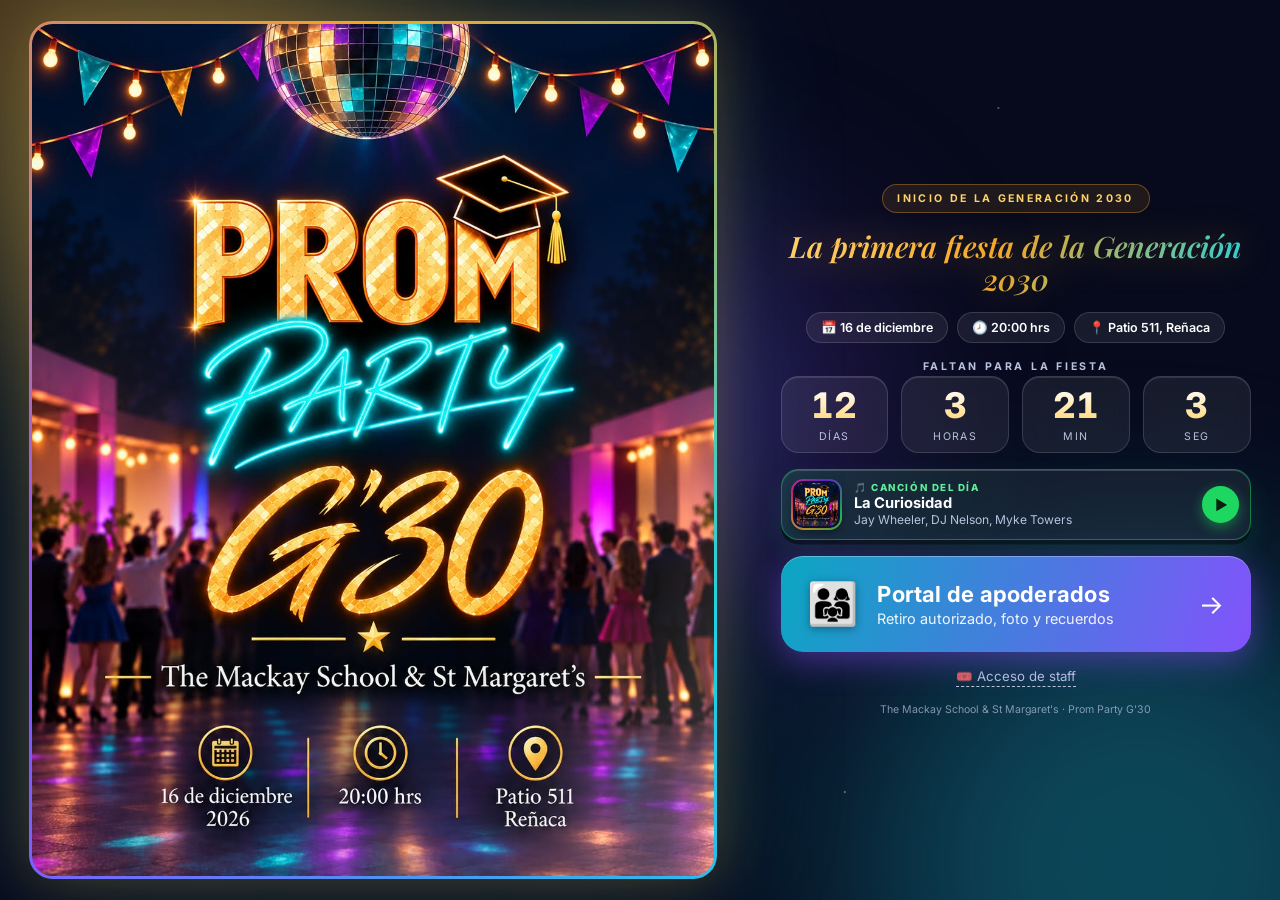
<file: index.html>
<!doctype html>
<html lang="es">
<head>
<meta charset="utf-8">
<meta name="viewport" content="width=device-width, initial-scale=1, viewport-fit=cover">
<title>Prom Party G'30 · La primera fiesta de la Generación 2030</title>
<meta name="description" content="Miércoles 16 de diciembre de 2026 · 20:00 hrs · Patio 511, Reñaca. Portal de apoderados, asistencia y recuerdos de la noche en que comienza la Generación 2030.">
<meta name="theme-color" content="#070a1c">
<meta name="color-scheme" content="dark">
<link rel="canonical" href="https://promo-stm-mackay-30.github.io/">
<link rel="icon" href="flyer.jpg">
<link rel="apple-touch-icon" href="flyer.jpg">

<!-- Vista previa al compartir (WhatsApp, Facebook, Instagram, Telegram, iMessage) -->
<meta property="og:type" content="website">
<meta property="og:site_name" content="Promo G'30 · The Mackay School & St Margaret's">
<meta property="og:locale" content="es_CL">
<meta property="og:url" content="https://promo-stm-mackay-30.github.io/">
<meta property="og:title" content="✨ Prom Party G'30 · La primera fiesta de la Generación 2030">
<meta property="og:description" content="📅 16 de diciembre · 🕗 20:00 hrs · 📍 Patio 511, Reñaca. Entra y sé parte del inicio de la Generación 2030.">
<meta property="og:image" content="https://promo-stm-mackay-30.github.io/og-image.jpg">
<meta property="og:image:secure_url" content="https://promo-stm-mackay-30.github.io/og-image.jpg">
<meta property="og:image:type" content="image/jpeg">
<meta property="og:image:width" content="1200">
<meta property="og:image:height" content="630">
<meta property="og:image:alt" content="Flyer de la Prom Party G'30 · The Mackay School & St Margaret's · 16 de diciembre de 2026, 20:00 hrs, Patio 511 Reñaca">
<meta name="twitter:card" content="summary_large_image">
<meta name="twitter:title" content="✨ Prom Party G'30 · La primera fiesta de la Generación 2030">
<meta name="twitter:description" content="📅 16 de diciembre · 🕗 20:00 hrs · 📍 Patio 511, Reñaca">
<meta name="twitter:image" content="https://promo-stm-mackay-30.github.io/og-image.jpg">
<link rel="preconnect" href="https://fonts.googleapis.com">
<link rel="preconnect" href="https://fonts.gstatic.com" crossorigin>
<link href="https://fonts.googleapis.com/css2?family=Inter:wght@400;600;700;800&family=Playfair+Display:ital,wght@1,600&display=swap" rel="stylesheet">
<style>
  /* ============================================================
     EDITA AQUÍ LOS COLORES DE LA PROMO
     ============================================================ */
  :root {
    --oro:   #f5a623;
    --oro-2: #ffd36b;
    --cian:  #19d3e6;
    --viol:  #8a4dff;
    --fondo: #070a1c;
    --texto: #ffffff;
    --suave: #b9c3de;
    --vidrio: rgba(255,255,255,.07);
    --borde:  rgba(255,255,255,.14);
  }

  * { box-sizing: border-box; margin: 0; padding: 0; }
  /* Escala todo según el tamaño de pantalla: portátil 15,4", 17" y 27" */
  html { font-size: clamp(13px, min(1.95vh, 1.15vw), 26px); }
  html, body { height: 100%; }
  body {
    font-family: 'Inter', system-ui, sans-serif;
    background: var(--fondo);
    color: var(--texto);
    height: 100vh; height: 100dvh;
    overflow: hidden;
    display: grid;
    grid-template: minmax(0, 1fr) / minmax(0, 1fr);
    place-items: center;
    padding: max(1.4rem, env(safe-area-inset-top)) 2rem max(1.4rem, env(safe-area-inset-bottom));
    position: relative;
  }

  /* ---------- Fondo aurora ---------- */
  .aurora { position: fixed; inset: 0; z-index: 0; overflow: hidden; pointer-events: none; }
  .aurora i {
    position: absolute; border-radius: 50%; filter: blur(110px); opacity: .5;
    width: 46vmax; height: 46vmax;
    animation: flota 18s ease-in-out infinite alternate;
  }
  .aurora i:nth-child(1) { background: var(--oro);  top: -18vmax; left: -14vmax; opacity: .32; }
  .aurora i:nth-child(2) { background: var(--cian); bottom: -20vmax; right: -12vmax; opacity: .30; animation-delay: -6s; }
  .aurora i:nth-child(3) { background: var(--viol); top: 25%; left: 38%; width: 30vmax; height: 30vmax; opacity: .28; animation-delay: -11s; }
  @keyframes flota { to { transform: translate(5vmax, 4vmax) scale(1.15); } }
  .estrellas {
    position: fixed; inset: 0; z-index: 0; pointer-events: none; opacity: .55;
    background-image:
      radial-gradient(1.5px 1.5px at 12% 22%, #fff, transparent),
      radial-gradient(1.5px 1.5px at 78% 12%, var(--oro-2), transparent),
      radial-gradient(1px 1px at 33% 78%, #fff, transparent),
      radial-gradient(1.5px 1.5px at 88% 68%, var(--cian), transparent),
      radial-gradient(1px 1px at 55% 40%, #fff, transparent),
      radial-gradient(1px 1px at 6% 62%, var(--oro-2), transparent),
      radial-gradient(1.5px 1.5px at 66% 88%, #fff, transparent);
    animation: titila 4s ease-in-out infinite alternate;
  }
  @keyframes titila { to { opacity: .2; } }

  /* ---------- Layout ---------- */
  .escena {
    position: relative; z-index: 1;
    display: grid;
    grid-template-columns: auto minmax(0, 40rem);
    grid-template-rows: minmax(0, 1fr);
    justify-content: center;
    align-items: center;
    gap: clamp(2rem, 5vw, 6rem);
    width: min(100%, 120rem);
    align-self: stretch;
    min-height: 0;
  }

  /* Flyer a la izquierda */
  .flyer-cell {
    position: relative; min-height: 0;
    height: 100%; max-height: 62rem;
    aspect-ratio: 1122 / 1402;
    justify-self: end; align-self: center;
  }
  .flyer {
    position: absolute; inset: 0; margin: auto;
    height: 100%;
    aspect-ratio: 1122 / 1402;
    max-width: 100%;
    border-radius: 1.6rem;
    padding: 3px;
    background: conic-gradient(from var(--giro, 0deg), var(--oro), var(--cian), var(--viol), var(--oro));
    box-shadow: 0 0 4rem rgba(245,166,35,.28), 0 0 9rem rgba(25,211,230,.18);
    animation: gira 8s linear infinite, aparece .9s cubic-bezier(.2,.8,.2,1) both;
  }
  @property --giro { syntax: '<angle>'; inherits: false; initial-value: 0deg; }
  @keyframes gira { to { --giro: 360deg; } }
  .flyer img { display: block; width: 100%; height: 100%; object-fit: cover; border-radius: calc(1.6rem - 3px); }
  .flyer::after {   /* brillo que cruza */
    content: ""; position: absolute; inset: 3px; border-radius: calc(1.6rem - 3px);
    background: linear-gradient(115deg, transparent 38%, rgba(255,255,255,.22) 50%, transparent 62%);
    background-size: 250% 100%;
    animation: brillo 6s ease-in-out infinite;
    pointer-events: none;
  }
  @keyframes brillo { 0%, 55% { background-position: 150% 0; } 100% { background-position: -100% 0; } }
  @keyframes aparece { from { opacity: 0; transform: translateY(2rem) scale(.97); } }

  /* Panel a la derecha */
  .panel {
    display: flex; flex-direction: column; justify-content: center;
    gap: 1.7rem;
    width: min(100%, 40rem);
    justify-self: start;
    text-align: center;
    animation: aparece .9s .15s cubic-bezier(.2,.8,.2,1) both;
  }
  .chip {
    align-self: center;
    font-size: .72rem; font-weight: 700; letter-spacing: .22em; text-transform: uppercase;
    color: var(--oro-2);
    padding: .5rem 1rem; border-radius: 99px;
    background: rgba(245,166,35,.1); border: 1px solid rgba(245,166,35,.35);
  }
  .lema {
    font-family: 'Playfair Display', serif; font-style: italic; font-weight: 600;
    font-size: 2.5rem; line-height: 1.12;
    background: linear-gradient(120deg, var(--oro-2), var(--oro) 45%, var(--cian));
    -webkit-background-clip: text; background-clip: text; color: transparent;
    filter: drop-shadow(0 0 1.2rem rgba(245,166,35,.35));
  }
  .etiqueta { font-size: .72rem; font-weight: 700; letter-spacing: .26em; text-transform: uppercase; color: var(--suave); margin-bottom: -.9rem; }
  .datos { display: flex; justify-content: center; flex-wrap: wrap; gap: .6rem; }
  .datos span {
    font-size: .85rem; font-weight: 600; padding: .5rem .95rem; border-radius: 99px;
    background: var(--vidrio); border: 1px solid var(--borde); white-space: nowrap;
  }
  .btn .flecha { margin-left: auto; font-size: 1.3rem; opacity: .7; transition: transform .2s; }
  .btn:hover .flecha { transform: translateX(.3rem); opacity: 1; }
  .sr-only { position: absolute; width: 1px; height: 1px; overflow: hidden; clip: rect(0 0 0 0); white-space: nowrap; }

  .countdown { display: grid; grid-template-columns: repeat(4, 1fr); gap: .9rem; }
  .countdown div {
    background: var(--vidrio); border: 1px solid var(--borde);
    border-radius: 1.2rem; padding: 1.1rem 0 .9rem;
    backdrop-filter: blur(10px); -webkit-backdrop-filter: blur(10px);
    box-shadow: inset 0 1px 0 rgba(255,255,255,.12);
  }
  .countdown b {
    display: block; font-size: 3.2rem; font-weight: 800; font-variant-numeric: tabular-nums; line-height: 1.1;
    background: linear-gradient(180deg, #fff, var(--oro-2));
    -webkit-background-clip: text; background-clip: text; color: transparent;
  }
  .countdown span { font-size: .72rem; color: var(--suave); text-transform: uppercase; letter-spacing: .14em; }
  .mensaje-post { font-size: 1.1rem; font-weight: 600; }

  .botones { display: flex; flex-direction: column; gap: 1rem; }
  .btn {
    position: relative; overflow: hidden;
    display: flex; align-items: center; gap: 1.1rem;
    padding: 1.3rem 1.5rem; border-radius: 1.3rem;
    text-decoration: none; color: var(--texto); text-align: left;
    background: var(--vidrio); border: 1px solid var(--borde);
    backdrop-filter: blur(10px); -webkit-backdrop-filter: blur(10px);
    transition: transform .2s ease, box-shadow .2s ease, background .2s ease;
  }
  .btn:hover { transform: translateY(-3px); background: rgba(255,255,255,.11); box-shadow: 0 .8rem 2rem rgba(25,211,230,.18); }
  .btn:active { transform: scale(.98); }
  .btn.principal {
    color: #1a1204; border: none;
    background: linear-gradient(110deg, var(--oro), var(--oro-2) 50%, var(--oro));
    background-size: 200% 100%;
    animation: shimmer 4s linear infinite;
    box-shadow: 0 .6rem 2.2rem rgba(245,166,35,.4);
  }
  .btn.principal:hover { box-shadow: 0 .9rem 2.8rem rgba(245,166,35,.6); }
  @keyframes shimmer { to { background-position: -200% 0; } }
  .btn.registro {
    border: none; color: #fff;
    background: linear-gradient(110deg, #0aa7c2, var(--viol) 55%, #0aa7c2);
    background-size: 200% 100%;
    animation: shimmer 5s linear infinite;
    box-shadow: 0 .6rem 2.2rem rgba(138,77,255,.45), inset 0 1px 0 rgba(255,255,255,.3);
  }
  .btn.registro:hover { box-shadow: 0 .9rem 2.8rem rgba(138,77,255,.65), inset 0 1px 0 rgba(255,255,255,.3); }
  .btn .icono { font-size: 2.3rem; line-height: 1; }
  .btn strong { display: block; font-size: 1.3rem; font-weight: 700; }
  .btn small { display: block; font-size: .9rem; opacity: .8; margin-top: .2rem; }

  .staff {
    align-self: center;
    font-size: .9rem; color: var(--suave); text-decoration: none;
    border-bottom: 1px dashed var(--suave); padding-bottom: 2px;
    transition: color .2s;
  }
  .staff:hover { color: var(--cian); border-color: var(--cian); }
  footer { font-size: .72rem; color: var(--suave); opacity: .7; }

  /* ---------- Botones: acabado definido y táctil ---------- */
  .botones { gap: 1.4rem; }
  .btn {
    --edge: rgba(0,0,0,.45);
    cursor: pointer; -webkit-tap-highlight-color: transparent;
    border: 1px solid rgba(255,255,255,.28);
    box-shadow: 0 .35rem 0 var(--edge), 0 1rem 1.8rem rgba(0,0,0,.35), inset 0 1px 0 rgba(255,255,255,.28);
    transition: transform .18s cubic-bezier(.2,.8,.2,1), box-shadow .18s ease, filter .18s ease;
  }
  .btn::after {   /* destello que cruza al pasar el dedo o el mouse */
    content: ""; position: absolute; inset: 0; pointer-events: none;
    background: linear-gradient(105deg, transparent 35%, rgba(255,255,255,.35) 50%, transparent 65%);
    transform: translateX(-120%); transition: transform .6s ease;
  }
  .btn .icono { transition: transform .25s cubic-bezier(.2,.8,.2,1); filter: drop-shadow(0 .2rem .3rem rgba(0,0,0,.35)); }
  .btn:hover, .btn.principal:hover, .btn.registro:hover {
    transform: translateY(-.25rem);
    filter: brightness(1.1);
    box-shadow: 0 .6rem 0 var(--edge), 0 1.4rem 2.4rem rgba(0,0,0,.4), 0 0 2.4rem var(--brillo, rgba(25,211,230,.35)), inset 0 1px 0 rgba(255,255,255,.35);
  }
  .btn:hover::after { transform: translateX(120%); }
  .btn:hover .icono { transform: scale(1.18) rotate(-6deg); }
  .btn:active, .btn.principal:active, .btn.registro:active {
    transform: translateY(.3rem) scale(.985);
    filter: brightness(.95);
    box-shadow: 0 .05rem 0 var(--edge), 0 .3rem .8rem rgba(0,0,0,.35), inset 0 .15rem .5rem rgba(0,0,0,.25);
  }
  .btn:focus-visible { outline: 3px solid var(--cian); outline-offset: 4px; }
  .btn.principal { --edge: #a86a0c; --brillo: rgba(245,166,35,.55); }
  .btn.registro  { --edge: #4a24a8; --brillo: rgba(138,77,255,.6); }
  .btn:not(.principal):not(.registro) { --edge: rgba(0,0,0,.55); background: rgba(255,255,255,.1); }
  .btn[hidden] { display: none; }

  /* Botón de registro como protagonista: más grande, con pulso de luz */
  .btn.registro { padding: 1.7rem 1.8rem; border-radius: 1.5rem; gap: 1.3rem; }
  .btn.registro .icono { font-size: 2.8rem; }
  .btn.registro strong { font-size: 1.5rem; letter-spacing: .01em; }
  .btn.registro small { font-size: .98rem; opacity: .92; }
  .btn.registro .flecha { font-size: 1.8rem; opacity: 1; }
  .btn.registro::before {   /* halo que respira alrededor del botón */
    content: ""; position: absolute; inset: -2px; border-radius: inherit; pointer-events: none;
    box-shadow: 0 0 0 0 rgba(138,77,255,.55);
    animation: latido 2.4s ease-out infinite;
  }
  @keyframes latido { 0% { box-shadow: 0 0 0 0 rgba(138,77,255,.55); } 70%, 100% { box-shadow: 0 0 0 1.1rem rgba(138,77,255,0); } }

  /* ---------- Fiesta o simulacro en curso (lo activa el staff desde el panel) ---------- */
  .en-vivo {
    position: fixed; z-index: 5; top: max(.8rem, env(safe-area-inset-top)); right: max(.8rem, env(safe-area-inset-right));
    display: inline-flex; align-items: center; gap: .55rem;
    font-size: .8rem; font-weight: 800; letter-spacing: .14em; text-transform: uppercase;
    padding: .55rem 1rem; border-radius: 99px; color: #fff;
    background: linear-gradient(110deg, #ff3d7f, var(--viol));
    box-shadow: 0 .4rem 1.6rem rgba(255,61,127,.45), inset 0 1px 0 rgba(255,255,255,.35);
    animation: aparece .6s cubic-bezier(.2,.8,.2,1) both;
  }
  .en-vivo.sim { background: rgba(138,77,255,.25); border: 1px dashed rgba(200,170,255,.8); color: #e4d6ff; box-shadow: none; }
  .en-vivo i, .vivo .punto { width: .6rem; height: .6rem; border-radius: 50%; background: #fff; box-shadow: 0 0 0 0 rgba(255,255,255,.7); animation: punto 1.4s ease-out infinite; flex: none; }
  @keyframes punto { 70%, 100% { box-shadow: 0 0 0 .55rem rgba(255,255,255,0); } }
  .en-vivo[hidden], .vivo[hidden], .countdown[hidden], .mensaje-post[hidden], .etiqueta[hidden] { display: none; }
  .vivo {
    display: flex; align-items: center; justify-content: center; gap: .8rem;
    padding: 1.15rem 1.3rem; border-radius: 1.3rem; text-decoration: none; color: #fff; font-weight: 800; font-size: 1.2rem;
    background: linear-gradient(110deg, #ff3d7f, var(--viol) 55%, #ff3d7f); background-size: 200% 100%; animation: shimmer 4s linear infinite;
    border: 1px solid rgba(255,255,255,.3);
    box-shadow: 0 .35rem 0 #6b1d6e, 0 1rem 2rem rgba(255,61,127,.35), inset 0 1px 0 rgba(255,255,255,.35);
    transition: transform .18s, filter .18s;
  }
  .vivo:hover { transform: translateY(-.2rem); filter: brightness(1.1); }
  .vivo:active { transform: translateY(.3rem); }
  .vivo small { display: block; font-size: .78rem; font-weight: 600; opacity: .85; }
  .vivo.sim { background: rgba(138,77,255,.22); border: 1px dashed rgba(200,170,255,.8); box-shadow: 0 .35rem 0 rgba(0,0,0,.45); animation: none; font-size: 1rem; }
  .vivo.sim .punto { background: #d8c6ff; }

  /* ---------- Canción del día y playlist del grupo ---------- */
  .cancion {
    display: flex; align-items: center; gap: .85rem; width: 100%; text-align: left; cursor: pointer; font: inherit; color: var(--texto);
    padding: .6rem .7rem .6rem .6rem; border-radius: 1.2rem;
    background: linear-gradient(110deg, rgba(30,215,96,.16), rgba(255,255,255,.06) 55%);
    border: 1px solid rgba(30,215,96,.45);
    box-shadow: 0 .3rem 0 rgba(0,0,0,.45), 0 .8rem 1.8rem rgba(30,215,96,.12), inset 0 1px 0 rgba(255,255,255,.18);
    transition: transform .18s, filter .18s; -webkit-tap-highlight-color: transparent;
    animation: aparece .6s cubic-bezier(.2,.8,.2,1) both;
  }
  .cancion:hover { transform: translateY(-.15rem); filter: brightness(1.08); }
  .cancion:active { transform: translateY(.2rem); }
  .cancion:focus-visible { outline: 3px solid var(--cian); outline-offset: 3px; }
  .cancion[hidden] { display: none; }
  .cancion.nodisp { cursor: default; background: rgba(255,255,255,.05); border-color: rgba(255,255,255,.18); box-shadow: 0 .3rem 0 rgba(0,0,0,.4), inset 0 1px 0 rgba(255,255,255,.1); }
  .cancion.nodisp:hover, .cancion.nodisp:active { transform: none; filter: none; }
  .cancion.nodisp img { filter: grayscale(.8) brightness(.7); }
  .cancion.nodisp .cdd-txt small { color: var(--suave); }
  .cancion.nodisp .cdd-play { background: rgba(255,255,255,.12); color: #fff; box-shadow: none; padding-left: 0; font-size: .85rem; }
  .cancion img { width: 3.2rem; height: 3.2rem; flex: none; border-radius: .7rem; object-fit: cover; background: #10173a; box-shadow: 0 .3rem .8rem rgba(0,0,0,.4); }
  .cdd-txt { flex: 1; min-width: 0; }
  .cdd-txt small { display: block; font-size: .66rem; font-weight: 800; letter-spacing: .16em; text-transform: uppercase; color: #5ff09a; }
  .cdd-txt b, .cdd-txt span { display: block; white-space: nowrap; overflow: hidden; text-overflow: ellipsis; }
  .cdd-txt b { font-size: 1rem; margin-top: .1rem; }
  .cdd-txt span { font-size: .82rem; color: var(--suave); }
  .cdd-play { flex: none; width: 2.5rem; height: 2.5rem; border-radius: 50%; display: grid; place-items: center; background: #1ed760; color: #06210f; font-size: .95rem; padding-left: .15rem; box-shadow: 0 .3rem .9rem rgba(30,215,96,.45); }
  .musica { position: fixed; inset: 0; z-index: 11; display: flex; align-items: center; justify-content: center; padding: 1rem; background: rgba(4,6,18,.8); backdrop-filter: blur(8px); -webkit-backdrop-filter: blur(8px); }
  .musica[hidden] { display: none; }
  .musica-caja { position: relative; width: min(100%, 30rem); max-height: 92dvh; overflow-y: auto; border-radius: 1.6rem; padding: 1.4rem 1.2rem 1.2rem; background: linear-gradient(165deg, #142048, #0a0e24); border: 1px solid rgba(30,215,96,.4); box-shadow: 0 2rem 4rem rgba(0,0,0,.6); animation: aparece .35s cubic-bezier(.2,.9,.3,1) both; }
  .mus-x { position: absolute; top: .8rem; right: .8rem; width: 2.4rem; height: 2.4rem; border-radius: 50%; border: 1px solid var(--borde); background: rgba(255,255,255,.08); color: #fff; font-size: 1.3rem; cursor: pointer; }
  .mus-eti { font-size: .68rem; font-weight: 800; letter-spacing: .2em; text-transform: uppercase; color: #5ff09a; }
  .musica h2 { font-size: 1.4rem; margin: .2rem 2.6rem .9rem 0; }
  .musica h3 { font-size: .8rem; letter-spacing: .14em; text-transform: uppercase; color: var(--oro-2); margin: 1.1rem 0 .6rem; }
  .musica iframe { display: block; width: 100%; border: 0; border-radius: 12px; background: rgba(255,255,255,.05); }
  .mus-botones { display: grid; gap: .6rem; margin-top: 1rem; }
  .mus-botones a { display: block; text-align: center; text-decoration: none; font-weight: 800; border-radius: 99px; padding: .85rem 1rem; }
  .mus-spotify { background: #1ed760; color: #06210f; }
  .mus-portal { color: #fff; border: 1px solid rgba(255,255,255,.3); background: rgba(255,255,255,.08); }
  .mus-nota { font-size: .76rem; color: var(--suave); text-align: center; margin-top: .7rem; line-height: 1.4; }
  @media (max-width: 860px), (max-aspect-ratio: 1/1) {
    .musica { align-items: flex-end; padding: 0; }
    .musica-caja { border-radius: 1.6rem 1.6rem 0 0; padding-bottom: calc(1.2rem + env(safe-area-inset-bottom)); }
    .cancion { padding: .45rem .55rem .45rem .45rem; gap: .7rem; border-radius: 1rem; }
    .cancion img { width: 2.6rem; height: 2.6rem; }
    .cdd-play { width: 2.1rem; height: 2.1rem; }
    .cdd-txt b { font-size: .92rem; }
    .cdd-txt span { font-size: .74rem; }
  }

  /* ---------- Historia de la playlist (estilo Instagram) ---------- */
  .aro { flex: none; padding: 2px; border-radius: .85rem; line-height: 0; background: conic-gradient(from 200deg, #f9ce34, #ee2a7b, #6228d7, #1ed760, #f9ce34); }
  .aro img { border: 2px solid #0b1030; }
  .cancion.nodisp .aro { background: rgba(255,255,255,.2); }
  .historia { position: fixed; inset: 0; z-index: 12; background: #000; display: flex; align-items: center; justify-content: center; touch-action: none; user-select: none; -webkit-user-select: none; }
  .historia[hidden] { display: none; }
  .h-marco { position: relative; overflow: hidden; height: 100dvh; width: min(100vw, calc(100dvh * 9 / 16)); background: #0b0f26; color: #fff; }
  @media (min-width: 861px) and (min-aspect-ratio: 1/1) { .h-marco { height: 94dvh; width: calc(94dvh * 9 / 16); border-radius: 1.4rem; box-shadow: 0 0 5rem rgba(138,77,255,.35); } }
  .h-fondo, .h-fondo .capa { position: absolute; inset: 0; }
  .h-fondo .capa { background: center / cover no-repeat; filter: blur(38px) saturate(1.5) brightness(.6); transform: scale(1.35); opacity: 0; transition: opacity .8s ease; }
  .h-fondo .capa.on { opacity: 1; }
  .h-fondo::after { content: ""; position: absolute; inset: 0; background: linear-gradient(180deg, rgba(0,0,0,.45), rgba(0,0,0,0) 22%, rgba(0,0,0,0) 55%, rgba(0,0,0,.7)); }
  .h-barras { position: absolute; z-index: 3; top: max(.6rem, env(safe-area-inset-top)); left: .6rem; right: .6rem; display: flex; gap: 3px; }
  .h-barras i { flex: 1; height: 3px; border-radius: 3px; background: rgba(255,255,255,.35); overflow: hidden; }
  .h-barras i b { display: block; height: 100%; width: 0; background: #fff; }
  .h-cab { position: absolute; z-index: 3; top: calc(max(.6rem, env(safe-area-inset-top)) + .75rem); left: .8rem; right: .5rem; display: flex; align-items: center; gap: .6rem; }
  .h-cab img { width: 2.2rem; height: 2.2rem; border-radius: 50%; object-fit: cover; border: 2px solid rgba(255,255,255,.85); }
  .h-cab div { flex: 1; min-width: 0; line-height: 1.2; }
  .h-cab b { display: block; font-size: .9rem; }
  .h-cab small { display: block; font-size: .72rem; opacity: .8; white-space: nowrap; overflow: hidden; text-overflow: ellipsis; }
  .h-cab button { flex: none; width: 2.5rem; height: 2.5rem; border: none; background: none; color: #fff; font-size: 1.25rem; cursor: pointer; border-radius: 50%; }
  .h-cab button:focus-visible, .h-pie a:focus-visible, .h-pie button:focus-visible { outline: 3px solid var(--cian); outline-offset: 2px; }
  .h-tocar { position: absolute; z-index: 2; inset: 0; cursor: pointer; }
  .h-escena { position: absolute; z-index: 1; inset: 0; display: flex; flex-direction: column; align-items: center; justify-content: center; padding: 5.5rem 1.6rem 7rem; text-align: center; pointer-events: none; }
  .h-eti { font-size: .7rem; font-weight: 800; letter-spacing: .22em; text-transform: uppercase; color: #ffd36b; margin-bottom: 1rem; text-shadow: 0 2px 10px rgba(0,0,0,.6); }
  .h-tapa { width: min(72vw, 40dvh, 19rem); aspect-ratio: 1; border-radius: 1.1rem; object-fit: cover; box-shadow: 0 1.6rem 3.4rem rgba(0,0,0,.65), 0 0 0 1px rgba(255,255,255,.12); animation: hEntra .7s cubic-bezier(.2,.9,.3,1.15) both, hZoom 9s ease-out .7s both; }
  @keyframes hEntra { from { opacity: 0; transform: translateY(2.2rem) scale(.82) rotate(-4deg); } }
  @keyframes hZoom { to { transform: scale(1.06); } }
  .h-titulo { font-size: clamp(1.4rem, 3.4dvh, 2rem); font-weight: 800; line-height: 1.15; margin-top: 1.4rem; text-shadow: 0 3px 14px rgba(0,0,0,.55); overflow-wrap: anywhere; animation: hSube .6s .15s both; }
  .h-artista { font-size: 1rem; opacity: .85; margin-top: .35rem; animation: hSube .6s .25s both; }
  @keyframes hSube { from { opacity: 0; transform: translateY(1rem); } }
  .h-eq { display: flex; align-items: flex-end; justify-content: center; gap: 4px; height: 1.6rem; margin-top: 1.1rem; }
  .h-eq i { width: 5px; height: 100%; border-radius: 3px; background: #1ed760; transform-origin: bottom; animation: hEq .9s ease-in-out infinite alternate; }
  .h-eq i:nth-child(2) { animation-duration: .7s; animation-delay: -.3s; } .h-eq i:nth-child(3) { animation-duration: 1.1s; animation-delay: -.6s; }
  .h-eq i:nth-child(4) { animation-duration: .8s; animation-delay: -.2s; } .h-eq i:nth-child(5) { animation-duration: 1s; animation-delay: -.5s; }
  @keyframes hEq { from { transform: scaleY(.18); } to { transform: scaleY(1); } }
  .historia.quieto .h-eq i { animation-play-state: paused; }
  .historia.quieto .h-tapa { animation-play-state: paused; }
  .h-vinilo { position: relative; width: min(64vw, 36dvh, 17rem); aspect-ratio: 1; border-radius: 50%; background: repeating-radial-gradient(circle, #111 0 2px, #1c1c1c 2px 4px); box-shadow: 0 1.6rem 3.4rem rgba(0,0,0,.7); animation: hGira 6s linear infinite, hEntra .8s both; display: grid; place-items: center; }
  .h-vinilo img { width: 44%; aspect-ratio: 1; border-radius: 50%; object-fit: cover; border: 3px solid #000; }
  @keyframes hGira { to { transform: rotate(360deg); } }
  .historia.quieto .h-vinilo { animation-play-state: paused; }
  .h-grande { font-family: 'Playfair Display', serif; font-style: italic; font-size: clamp(2.4rem, 7dvh, 3.6rem); line-height: 1; margin-top: 1.4rem; background: linear-gradient(120deg, #ffd36b, #f5a623 45%, #19d3e6); -webkit-background-clip: text; background-clip: text; color: transparent; animation: hSube .7s .2s both; }
  .h-texto { font-size: 1rem; opacity: .9; margin-top: .6rem; line-height: 1.45; animation: hSube .7s .3s both; }
  .h-pie { position: absolute; z-index: 3; left: 1rem; right: 1rem; bottom: max(1.2rem, env(safe-area-inset-bottom)); display: grid; gap: .6rem; }
  .h-pie a, .h-pie button { display: flex; align-items: center; justify-content: center; gap: .5rem; font: inherit; font-weight: 800; font-size: .95rem; text-decoration: none; border-radius: 99px; padding: .85rem 1rem; cursor: pointer; border: none; }
  .h-pie .verde { background: #1ed760; color: #06210f; }
  .h-pie .vidrio { background: rgba(255,255,255,.16); color: #fff; border: 1px solid rgba(255,255,255,.35); backdrop-filter: blur(8px); -webkit-backdrop-filter: blur(8px); }
  .h-pie .oro { background: linear-gradient(110deg, #f5a623, #ffd36b); color: #1a1204; }
  .h-pie small { text-align: center; font-size: .7rem; opacity: .7; }
  .h-pausa { position: absolute; z-index: 3; left: 50%; top: 50%; transform: translate(-50%, -50%); width: 4.5rem; height: 4.5rem; border-radius: 50%; background: rgba(0,0,0,.45); display: grid; place-items: center; font-size: 1.6rem; pointer-events: none; opacity: 0; transition: opacity .2s; }
  .historia.quieto .h-pausa { opacity: 1; }
  @media (prefers-reduced-motion: reduce) { .h-tapa, .h-vinilo, .h-titulo, .h-artista, .h-grande, .h-texto { animation: none !important; } }

  /* ---------- Aviso "en construcción" ---------- */
  .aviso {
    position: fixed; inset: 0; z-index: 10; display: grid; place-items: center; padding: 1.5rem;
    background: rgba(4,6,18,.72); backdrop-filter: blur(8px); -webkit-backdrop-filter: blur(8px);
    opacity: 0; visibility: hidden; transition: opacity .25s ease, visibility .25s;
  }
  .aviso.abierto { opacity: 1; visibility: visible; }
  .aviso-caja {
    width: min(100%, 24rem); text-align: center; padding: 2rem 1.6rem 1.6rem; border-radius: 1.6rem;
    background: linear-gradient(160deg, rgba(30,36,72,.96), rgba(10,14,36,.98));
    border: 1px solid rgba(245,166,35,.45);
    box-shadow: 0 0 3rem rgba(245,166,35,.25), 0 2rem 4rem rgba(0,0,0,.5);
    transform: translateY(1.2rem) scale(.94); transition: transform .3s cubic-bezier(.2,.9,.3,1.3);
  }
  .aviso.abierto .aviso-caja { transform: none; }
  .aviso-caja .ico { font-size: 3rem; display: block; margin-bottom: .6rem; animation: balanceo 1.6s ease-in-out infinite; }
  @keyframes balanceo { 50% { transform: rotate(-10deg) scale(1.08); } }
  .aviso-caja h2 { font-size: 1.4rem; margin-bottom: .5rem; background: linear-gradient(120deg, var(--oro-2), var(--cian)); -webkit-background-clip: text; background-clip: text; color: transparent; }
  .aviso-caja p { color: var(--suave); font-size: 1rem; line-height: 1.45; margin-bottom: 1.4rem; }
  .aviso-caja button {
    cursor: pointer; font: inherit; font-weight: 700; color: #1a1204; border: none; border-radius: 99px; padding: .8rem 2.2rem;
    background: linear-gradient(110deg, var(--oro), var(--oro-2)); box-shadow: 0 .25rem 0 #a86a0c;
    transition: transform .15s, box-shadow .15s;
  }
  .aviso-caja button:active { transform: translateY(.2rem); box-shadow: 0 .05rem 0 #a86a0c; }

  /* ---------- Móvil / pantallas verticales ---------- */
  @media (max-width: 860px), (max-aspect-ratio: 1/1) {
    html { font-size: clamp(12px, min(2.15vh, 3.6vw), 17px); }
    body { padding: max(.9rem, env(safe-area-inset-top)) 1.1rem max(.9rem, env(safe-area-inset-bottom)); }
    .escena {
      grid-template-columns: minmax(0, 1fr);
      grid-template-rows: minmax(0, 1fr) auto;
      gap: 1.1rem;
      justify-items: center;
    }
    .flyer-cell { width: 100%; max-height: none; aspect-ratio: auto; justify-self: stretch; align-self: stretch; }
    .panel { gap: .9rem; width: 100%; max-width: 30rem; }
    .chip, .datos, .etiqueta, .btn .flecha { display: none; }
    .panel { justify-self: center; }
    .lema { font-size: 1.5rem; }
    .countdown { gap: .5rem; }
    .countdown div { padding: .55rem 0 .45rem; border-radius: .85rem; }
    .countdown b { font-size: 1.7rem; }
    .countdown span { font-size: .6rem; }
    .botones { flex-direction: row; flex-wrap: wrap; gap: .9rem .7rem; }
    .btn.registro { flex: 1 1 100%; flex-direction: row; align-items: center; padding: 1rem 1.1rem; gap: .9rem; }
    .btn.registro .icono { font-size: 2.1rem; }
    .btn.registro strong { font-size: 1.1rem; }
    .btn.registro small { font-size: .8rem; }
    .btn { flex: 1; flex-direction: column; align-items: flex-start; gap: .35rem; padding: .8rem .9rem; border-radius: 1rem; }
    .btn .icono { font-size: 1.6rem; }
    .btn strong { font-size: .95rem; }
    .btn small { font-size: .7rem; }
    footer { display: none; }
    .vivo { padding: .9rem 1rem; font-size: 1.05rem; }
    .vivo.sim { font-size: .9rem; padding: .7rem .9rem; }
    .en-vivo { font-size: .68rem; padding: .45rem .8rem; }
  }
  @media (max-height: 640px) and (max-width: 860px) { .lema { display: none; } }
  /* Pantallas anchas pero bajas: compactar para que siga sin scroll */
  @media (min-width: 861px) and (min-aspect-ratio: 1/1) {
    .panel { gap: 1.1rem; }
    .lema { font-size: 2rem; }
    .countdown b { font-size: 2.4rem; }
    .countdown div { padding: .7rem 0 .55rem; }
    .btn { padding: .85rem 1.2rem; }
    .btn .icono { font-size: 1.8rem; }
    .btn strong { font-size: 1.1rem; }
    .botones { gap: 1.25rem; }
  }

  @media (prefers-reduced-motion: reduce) {
    *, *::before, *::after { animation: none !important; transition: none !important; }
  }
  .botones [hidden] { display: none !important; }
  /* Panel de alumnos: ocupa todo el ancho, en una fila, bajo el portal de apoderados */
  .botones #link-alumnos { flex: 1 1 100%; flex-direction: row; align-items: center; gap: .9rem; }
  .botones #link-alumnos .flecha { display: inline; margin-left: auto; }
</style>
</head>
<body>
<div class="aurora" aria-hidden="true"><i></i><i></i><i></i></div>
<div class="en-vivo" id="en-vivo" role="status" hidden><i></i><span id="en-vivo-txt"></span></div>
<div class="estrellas" aria-hidden="true"></div>

<div class="escena">
  <div class="flyer-cell">
    <div class="flyer">
      <img src="flyer.jpg" alt="Flyer Prom Party G'30 · The Mackay School & St Margaret's · 16 de diciembre de 2026, 20:00 hrs, Patio 511 Reñaca">
    </div>
  </div>

  <main class="panel">
    <span class="chip">Inicio de la Generación 2030</span>
    <h1 class="sr-only" id="titulo"></h1>
    <p class="sr-only" id="colegio"></p>
    <p class="lema" id="lema"></p>

    <div class="datos"><span>📅 16 de diciembre</span><span>🕗 20:00 hrs</span><span>📍 Patio 511, Reñaca</span></div>
    <p class="etiqueta" id="etiqueta">Faltan para la fiesta</p>
    <div class="countdown" id="countdown" hidden>
      <div><b id="d">0</b><span>días</span></div>
      <div><b id="h">0</b><span>horas</span></div>
      <div><b id="m">0</b><span>min</span></div>
      <div><b id="s">0</b><span>seg</span></div>
    </div>
    <p class="mensaje-post" id="mensaje-post" hidden></p>
    <a class="vivo" id="link-vivo" href="asistencia.html" hidden><span class="punto"></span><span><span id="vivo-txt">Ver asistencia en tiempo real</span><small id="vivo-sub"></small></span></a>

    <button class="cancion nodisp" id="cancion" type="button" disabled aria-haspopup="dialog">
      <span class="aro"><img id="cdd-img" src="flyer.jpg" alt=""></span>
      <span class="cdd-txt"><small>🎵 Canción del día</small><b id="cdd-t">Buscando la canción de hoy…</b><span id="cdd-a"></span></span>
      <span class="cdd-play" id="cdd-play" aria-hidden="true">♪</span>
    </button>

    <div class="botones">
      <a class="btn registro" id="link-portal" target="_blank" rel="noopener">
        <span class="icono">👨‍👩‍👧</span>
        <span><strong>Portal de apoderados</strong><small>Retiro autorizado, foto y recuerdos</small></span>
        <span class="flecha">→</span>
      </a>
      <a class="btn" id="link-alumnos" href="alumnos.html" hidden>
        <span class="icono">📸</span>
        <span><strong>Panel de alumnos</strong><small>Sube fotos y etiqueta a tus amigos</small></span>
        <span class="flecha">→</span>
      </a>
      <!-- Ocultos por ahora (solo funciona el registro). Para mostrarlos: quitar "hidden" y poner los links en PROMO. -->
      <a class="btn principal" id="link-subir" target="_blank" rel="noopener" hidden>
        <span class="icono">📸</span>
        <span><strong>Subir fotos y videos</strong><small>Comparte lo que grabaste</small></span>
        <span class="flecha">→</span>
      </a>
      <a class="btn" id="link-ver" target="_blank" rel="noopener" hidden>
        <span class="icono">🖼️</span>
        <span><strong>Ver el álbum</strong><small>Todas las fotos de la promo</small></span>
        <span class="flecha">→</span>
      </a>
    </div>

    <a class="staff" id="link-staff" target="_blank" rel="noopener">🎟️ Acceso de staff</a>
    <footer id="footer"></footer>
  </main>
</div>

<div class="musica" id="musica" role="dialog" aria-modal="true" aria-labelledby="mus-tit" hidden>
  <div class="musica-caja">
    <button class="mus-x" id="mus-cerrar" type="button" aria-label="Cerrar">×</button>
    <p class="mus-eti">La banda sonora de la G'30</p>
    <h2 id="mus-tit">Canción del día</h2>
    <div id="mus-track"></div>
    <h3 id="mus-lista-tit">La playlist del grupo</h3>
    <div id="mus-lista"></div>
    <div class="mus-botones">
      <a class="mus-spotify" id="mus-abrir" target="_blank" rel="noopener">Abrir la playlist en Spotify</a>
      <a class="mus-portal" href="apoderados.html">🙋 Pide o dedica una canción en el Portal de apoderados →</a>
    </div>
    <p class="mus-nota">Sin sesión de Spotify se escuchan 30 segundos de cada canción. Cada día hay una canción nueva hasta la fiesta.</p>
  </div>
</div>

<div class="historia" id="historia" role="dialog" aria-modal="true" aria-label="Historia de la playlist del grupo" hidden>
  <div class="h-marco" id="h-marco">
    <div class="h-fondo" id="h-fondo"></div>
    <div class="h-barras" id="h-barras" aria-hidden="true"></div>
    <div class="h-cab">
      <img id="h-avatar" src="flyer.jpg" alt="">
      <div><b>Prom Party G'30</b><small id="h-sub">La banda sonora</small></div>
      <button type="button" id="h-sonido" aria-label="Silenciar">🔊</button>
      <button type="button" id="h-cerrar" aria-label="Cerrar">✕</button>
    </div>
    <div class="h-tocar" id="h-tocar" aria-hidden="true"></div>
    <div class="h-escena" id="h-escena" aria-live="polite"></div>
    <div class="h-pausa" aria-hidden="true">❚❚</div>
    <div class="h-pie" id="h-pie"></div>
  </div>
</div>

<div class="aviso" id="aviso" role="dialog" aria-modal="true" aria-labelledby="aviso-titulo">
  <div class="aviso-caja">
    <span class="ico">🚧</span>
    <h2 id="aviso-titulo">Sección en construcción</h2>
    <p>Estamos preparando esto para ti. Muy pronto estará disponible aquí.</p>
    <button type="button" id="aviso-cerrar">Entendido</button>
  </div>
</div>

<script src="config.js"></script>
<script>
/* ============================================================
   EDITA AQUÍ LOS DATOS DE LA PROMO
   ============================================================ */
const PROMO = {
  colegio:    "The Mackay School & St Margaret's",
  titulo:     "Prom Party G'30",
  lema:       "La primera fiesta de la Generación 2030",
  fechaFiesta: "2026-12-16T20:00:00-03:00",   // 16 de diciembre 2026, 20:00 hrs (hora Chile)
  linkPortal: "apoderados.html",                        // portal de apoderados (el registro quedó en el panel de staff → Más)
  linkSubir:  "https://photos.app.goo.gl/REEMPLAZAR",  // álbum compartido de Google Fotos (con colaboración)
  linkVer:    "https://photos.app.goo.gl/REEMPLAZAR",  // puede ser el mismo link del álbum
  linkStaff:  "escaner.html",                          // escáner de puerta (staff, con PIN)
};
/* ============================================================ */

/* Al escanear una pulsera se llega con "#token": se quita de la barra para que no quede visible. */
if (location.hash.length > 1) history.replaceState(null, "", location.pathname + location.search);

document.getElementById("colegio").textContent = PROMO.colegio;
document.getElementById("titulo").textContent = PROMO.titulo;
document.getElementById("lema").textContent = PROMO.lema;
document.getElementById("link-portal").href = PROMO.linkPortal;
document.getElementById("link-subir").href = PROMO.linkSubir;
document.getElementById("link-ver").href = PROMO.linkVer;
document.getElementById("link-staff").href = PROMO.linkStaff;
document.querySelectorAll("a.btn, a.staff").forEach(a => { if (!/^https?:/.test(a.getAttribute("href"))) a.removeAttribute("target"); });
document.getElementById("footer").textContent = PROMO.colegio + " · " + PROMO.titulo;

/* Mientras un link siga siendo REEMPLAZAR, el botón muestra el aviso "en construcción".
   Al poner el link real en PROMO, el botón funciona solo. */
const aviso = document.getElementById("aviso");
const cerrarAviso = () => aviso.classList.remove("abierto");
document.querySelectorAll("a.btn, a.staff").forEach(a => {
  a.addEventListener("click", e => {
    if (a.href.includes("REEMPLAZAR")) {
      e.preventDefault();
      aviso.classList.add("abierto");
      document.getElementById("aviso-cerrar").focus();
    }
  });
});
document.getElementById("aviso-cerrar").addEventListener("click", cerrarAviso);
aviso.addEventListener("click", e => { if (e.target === aviso) cerrarAviso(); });
document.addEventListener("keydown", e => { if (e.key === "Escape") cerrarAviso(); });

const fiesta = new Date(PROMO.fechaFiesta).getTime();
const cd = document.getElementById("countdown");
const post = document.getElementById("mensaje-post");

let modoEvento = "";   // "" | "fiesta" | "simulacro": lo activa el staff y lo informa el servidor

function tick() {
  const diff = fiesta - Date.now();
  if (isNaN(fiesta)) return;
  if (modoEvento === "fiesta") { cd.hidden = true; post.hidden = true; return; }   // en la fiesta real el contador da paso a la asistencia
  if (diff <= 0) {
    cd.hidden = true;
    post.hidden = false;
    const horasDesde = -diff / 36e5;
    post.textContent = horasDesde < 10 ? "🎉 ¡La fiesta es ahora!" : "💜 Gracias por esa noche. Sube tus fotos y revívela.";
    return;
  }
  cd.hidden = false;
  post.hidden = true;
  document.getElementById("d").textContent = Math.floor(diff / 864e5);
  document.getElementById("h").textContent = Math.floor(diff / 36e5) % 24;
  document.getElementById("m").textContent = Math.floor(diff / 6e4) % 60;
  document.getElementById("s").textContent = Math.floor(diff / 1e3) % 60;
}
tick();
setInterval(tick, 1000);

/* Fiesta o simulacro en curso: aviso en la esquina y botón para ver la asistencia en vivo. Todo lo demás queda igual. */
function pintarEvento(m) {
  modoEvento = m === "fiesta" || m === "simulacro" ? m : "";
  const sim = modoEvento === "simulacro", on = !!modoEvento;
  const badge = document.getElementById("en-vivo"), link = document.getElementById("link-vivo");
  badge.hidden = link.hidden = !on;
  badge.classList.toggle("sim", sim); link.classList.toggle("sim", sim);
  document.getElementById("en-vivo-txt").textContent = sim ? "Simulacro" : "¡La fiesta comenzó!";
  document.getElementById("vivo-txt").textContent = sim ? "Ver registro del simulacro en tiempo real" : "Ver asistencia en tiempo real";
  document.getElementById("vivo-sub").textContent = sim ? "Prueba del sistema · no son datos reales" : "Quién está en la fiesta y quién ya se fue";
  document.getElementById("etiqueta").hidden = modoEvento === "fiesta";
  tick();
}
const VID = Math.random().toString(36).slice(2, 10);
let esperaEvento = 8, relojEvento = null, consultando = false;   // el servidor ajusta la espera según cuántos miran
async function consultarEvento() {
  clearTimeout(relojEvento);
  if (!window.API_URL || consultando) return;
  consultando = true;
  if (!document.hidden) {
    try {
      const r = await (await fetch(window.API_URL, { method: "POST", body: JSON.stringify({ accion: "evento", vid: VID }) })).json();
      if (r && r.ok) { pintarEvento(r.modo); document.getElementById("link-alumnos").hidden = r.alumnos !== true; if (r.cada) esperaEvento = r.cada; }
    } catch (_) {}
  }
  consultando = false;
  relojEvento = setTimeout(consultarEvento, esperaEvento * 1000 * (.9 + Math.random() * .2));
}
consultarEvento();
document.addEventListener("visibilitychange", () => { if (!document.hidden) consultarEvento(); });

/* ---------- Canción del día (sale de la playlist del grupo; cambia cada día, la misma para todos) ---------- */
const hoyChile = () => new Intl.DateTimeFormat("en-CA", { timeZone: "America/Santiago" }).format(new Date());
let cdd = null;
function pintarCancion(r) {
  cdd = r && r.disponible ? r : null;
  const b = document.getElementById("cancion"), img = document.getElementById("cdd-img"), play = document.getElementById("cdd-play");
  b.hidden = false;
  if (!cdd) {   // la playlist del grupo todavía es privada (o el servidor no responde): se muestra como no disponible
    b.classList.add("nodisp"); b.disabled = true;
    document.getElementById("cdd-t").textContent = "No disponible por ahora";
    document.getElementById("cdd-a").textContent = "Pronto podrás escuchar la playlist del grupo";
    img.onerror = null; img.src = "flyer.jpg"; play.textContent = "🔒";
    b.setAttribute("aria-label", "Canción del día: no disponible por ahora");
    return;
  }
  b.classList.remove("nodisp"); b.disabled = false; play.textContent = "▶";
  document.getElementById("cdd-t").textContent = r.hoy.t;
  document.getElementById("cdd-a").textContent = r.hoy.a;
  img.src = r.hoy.img || r.playlist.portada || "flyer.jpg"; img.onerror = () => { img.onerror = null; img.src = "flyer.jpg"; };
  b.setAttribute("aria-label", "Canción del día: " + r.hoy.t + " de " + r.hoy.a + ". Escuchar");
}
/* La playlist se lee de musica.json (lo actualiza un lector automático desde Spotify).
   Orden del día: el mismo para todos ese día; solo canciones sin letra explícita; la primera es la canción del día. */
const N_HISTORIA = 10;
function numero(texto) {   // número fijo a partir de un texto (para mezclar igual en todos los teléfonos)
  let h1 = 0xdeadbeef, h2 = 0x41c6ce57;
  for (let i = 0; i < texto.length; i++) { const c = texto.charCodeAt(i); h1 = Math.imul(h1 ^ c, 2654435761); h2 = Math.imul(h2 ^ c, 1597334677); }
  h1 = Math.imul(h1 ^ (h1 >>> 16), 2246822507) ^ Math.imul(h2 ^ (h2 >>> 13), 3266489909);
  h2 = Math.imul(h2 ^ (h2 >>> 16), 2246822507) ^ Math.imul(h1 ^ (h1 >>> 13), 3266489909);
  return 4294967296 * (2097151 & h2) + (h1 >>> 0);
}
function ordenDelDia(lista, fecha) {
  const o = lista.slice();
  for (let k = o.length - 1; k > 0; k--) { const r = numero("g30-" + fecha + "-" + k) % (k + 1); [o[k], o[r]] = [o[r], o[k]]; }
  return o;
}
function delDia(m) {
  let aptas = m.canciones.filter(c => !c.e);
  if (!aptas.length) aptas = m.canciones;
  const hoy = hoyChile(), ayer = new Intl.DateTimeFormat("en-CA", { timeZone: "America/Santiago" }).format(new Date(Date.now() - 864e5));
  const orden = ordenDelDia(aptas, hoy);
  if (orden.length > 1 && orden[0].id === ordenDelDia(aptas, ayer)[0].id) orden.push(orden.shift());   // no repetir la de ayer
  const historia = orden.slice(0, N_HISTORIA).map(c => ({ id: c.id, t: c.t, a: c.a, p: c.p, img: c.img || m.portada }));
  return { ok: true, disponible: true, fecha: hoy, hoy: historia[0], historia, playlist: { id: m.id, nombre: m.nombre, portada: m.portada, total: m.canciones.length } };
}
async function cargarCancion() {
  try {
    const m = await (await fetch("musica.json?d=" + hoyChile() + "-" + new Date().getHours(), { cache: "no-cache" })).json();
    pintarCancion(m && m.ok && m.canciones && m.canciones.length ? delDia(m) : null);
  } catch (_) { pintarCancion(null); }
}
function reproductor(tipo, id, alto) {
  const f = document.createElement("iframe");
  f.src = `https://open.spotify.com/embed/${tipo}/${id}?utm_source=generator&theme=0`;
  f.height = alto; f.title = tipo === "track" ? "Canción del día en Spotify" : "Playlist del grupo en Spotify";
  f.allow = "autoplay; clipboard-write; encrypted-media; fullscreen; picture-in-picture";
  return f;
}
const musica = document.getElementById("musica");
let antesMusica = null;
function abrirMusica() {
  if (!cdd || !cdd.disponible) return;
  antesMusica = document.activeElement;
  document.getElementById("mus-track").replaceChildren(reproductor("track", cdd.hoy.id, 152));
  document.getElementById("mus-lista").replaceChildren(reproductor("playlist", cdd.playlist.id, 352));
  document.getElementById("mus-lista-tit").textContent = `La playlist del grupo · ${cdd.playlist.total} canciones`;
  document.getElementById("mus-abrir").href = "https://open.spotify.com/playlist/" + cdd.playlist.id;
  musica.hidden = false;
  document.getElementById("mus-cerrar").focus();
}
function cerrarMusica() {
  if (musica.hidden) return;
  musica.hidden = true;
  document.getElementById("mus-track").textContent = ""; document.getElementById("mus-lista").textContent = "";   // al cerrar se detiene la música
  if (antesMusica) antesMusica.focus();
}
document.getElementById("cancion").addEventListener("click", () => cdd && cdd.historia && cdd.historia.length ? abrirHistoria() : abrirMusica());

/* ---------- Historia: 10 canciones de la playlist, como una historia de Instagram ----------
   Portada de cada canción, su nombre y 30 s de música. Toca a la derecha para avanzar, a la izquierda para volver,
   mantén apretado para pausar y desliza hacia abajo para cerrar. */
const hist = { el: document.getElementById("historia"), escena: document.getElementById("h-escena"), pie: document.getElementById("h-pie"),
  barras: document.getElementById("h-barras"), fondo: document.getElementById("h-fondo"), audio: new Audio(),
  i: 0, lam: [], t: 0, dur: 0, pausa: false, reloj: 0, antes: 0, foco: null };
hist.audio.preload = "auto";
const DUR_INTRO = 6000, DUR_CANCION = 15000;   // 15 s por canción (el trozo de Spotify dura 30 s)
const sp = s => String(s == null ? "" : s).replace(/[&<>"']/g, c => ({ "&": "&amp;", "<": "&lt;", ">": "&gt;", '"': "&quot;", "'": "&#39;" }[c]));

function laminas() {
  const l = [{ tipo: "intro", dur: DUR_INTRO }];
  cdd.historia.forEach((c, k) => l.push({ tipo: "cancion", c, k, dur: DUR_CANCION }));
  l.push({ tipo: "fin", dur: 0 });
  return l;
}
function abrirHistoria() {
  hist.lam = laminas(); hist.foco = document.activeElement;
  hist.barras.innerHTML = hist.lam.map(() => "<i><b></b></i>").join("");
  document.getElementById("h-avatar").src = cdd.playlist.portada || "flyer.jpg";
  document.getElementById("h-sub").textContent = `La banda sonora · ${cdd.playlist.total} canciones`;
  hist.el.hidden = false; document.body.style.overflow = "hidden";
  document.getElementById("h-cerrar").focus({ preventScroll: true });
  ir(0);
  cancelAnimationFrame(hist.reloj); hist.antes = performance.now(); hist.reloj = requestAnimationFrame(avanzar);
}
function cerrarHistoria() {
  if (hist.el.hidden) return;
  cancelAnimationFrame(hist.reloj);
  hist.audio.pause(); hist.audio.removeAttribute("src"); hist.audio.load();
  hist.el.hidden = true; hist.el.classList.remove("quieto"); hist.pausa = false; document.body.style.overflow = "";
  hist.fondo.textContent = "";
  if (hist.foco) hist.foco.focus({ preventScroll: true });
}
function sonar(c) {
  if (!c || !c.p) { hist.audio.pause(); return; }
  if (hist.audio.dataset.id !== c.id) { hist.audio.src = c.p; hist.audio.dataset.id = c.id; }
  if (!hist.pausa) hist.audio.play().catch(() => {});
}
function fondo(url) {
  const d = document.createElement("div"); d.className = "capa"; d.style.backgroundImage = `url("${String(url).replace(/"/g, "")}")`;
  hist.fondo.append(d); requestAnimationFrame(() => requestAnimationFrame(() => d.classList.add("on")));
  while (hist.fondo.children.length > 2) hist.fondo.firstChild.remove();
}
function ir(n) {
  n = Math.max(0, Math.min(n, hist.lam.length - 1));
  hist.i = n; hist.t = 0;
  const L = hist.lam[n], total = cdd.historia.length;
  [...hist.barras.children].forEach((b, k) => b.firstChild.style.width = k < n ? "100%" : "0%");
  if (L.tipo === "intro") {
    fondo(cdd.playlist.portada || cdd.historia[0].img);
    hist.escena.innerHTML = `<p class="h-eti">La banda sonora de la</p>
      <div class="h-vinilo"><img src="${sp(cdd.playlist.portada || cdd.historia[0].img)}" alt=""></div>
      <p class="h-grande">G'30</p>
      <p class="h-texto">${sp(cdd.playlist.total)} canciones elegidas por el grupo.<br>Hoy suenan estas ${total} 🎶</p>`;
    hist.pie.innerHTML = `<small>Toca para avanzar ›</small>`;
    sonar(cdd.historia[0]);
  } else if (L.tipo === "cancion") {
    const c = L.c;
    fondo(c.img);
    hist.escena.innerHTML = `<p class="h-eti">${L.k === 0 ? "★ Canción del día" : "#" + (L.k + 1) + " de " + total}</p>
      <img class="h-tapa" src="${sp(c.img)}" alt="Portada de ${sp(c.t)}">
      <p class="h-titulo">${sp(c.t)}</p><p class="h-artista">${sp(c.a)}</p>
      <div class="h-eq" aria-hidden="true"><i></i><i></i><i></i><i></i><i></i></div>`;
    hist.pie.innerHTML = `<a class="vidrio" href="https://open.spotify.com/track/${encodeURIComponent(c.id)}" target="_blank" rel="noopener">▶ Escuchar completa en Spotify</a>`;
    sonar(c);
    const sig = hist.lam[n + 1];
    if (sig && sig.c) new Image().src = sig.c.img;   // la portada siguiente ya queda cargada
  } else {
    fondo(cdd.playlist.portada || cdd.historia[0].img);
    hist.escena.innerHTML = `<p class="h-eti">Prom Party G'30 · 16 de diciembre</p>
      <div class="h-vinilo"><img src="${sp(cdd.playlist.portada || cdd.historia[0].img)}" alt=""></div>
      <p class="h-grande" style="font-size:clamp(1.9rem,5.5dvh,2.8rem)">¿Falta tu canción?</p>
      <p class="h-texto">Pídela o dedícasela a tu hijo/a en el Portal de apoderados. Mañana suenan otras 10.</p>`;
    hist.pie.innerHTML = `<a class="oro" href="apoderados.html">🙋 Pide tu canción</a>
      <button class="verde" type="button" id="h-completa">🎧 Escuchar la playlist completa</button>
      <button class="vidrio" type="button" id="h-otra">↺ Ver de nuevo</button>`;
    document.getElementById("h-completa").onclick = () => { cerrarHistoria(); abrirMusica(); };
    document.getElementById("h-otra").onclick = () => ir(1);
    [...hist.barras.children].forEach(b => b.firstChild.style.width = "100%");
  }
  hist.pie.querySelectorAll("a[target]").forEach(a => a.addEventListener("click", () => pausar(true)));
}
function avanzar(ahora) {
  const dt = Math.min(250, ahora - hist.antes);   // un teléfono lento no frena la historia hist.antes = ahora;
  const L = hist.lam[hist.i];
  if (!hist.pausa && L && L.dur) {
    hist.t += dt;
    hist.barras.children[hist.i].firstChild.style.width = Math.min(100, hist.t / L.dur * 100) + "%";
    if (hist.t >= L.dur) ir(hist.i + 1);
  }
  hist.reloj = requestAnimationFrame(avanzar);
}
function pausar(si) {
  hist.pausa = si; hist.el.classList.toggle("quieto", si);
  if (si) hist.audio.pause();
  else { const L = hist.lam[hist.i]; if (L && L.tipo !== "fin") hist.audio.play().catch(() => {}); }
}
/* Gestos: toque (izquierda / derecha), mantener (pausa), deslizar hacia abajo (cerrar) */
(() => {
  const capa = document.getElementById("h-tocar");
  let x0 = 0, y0 = 0, mantener = 0, mantenido = false, abajo = false;
  capa.addEventListener("pointerdown", e => {
    x0 = e.clientX; y0 = e.clientY; mantenido = false; abajo = true;
    clearTimeout(mantener); mantener = setTimeout(() => { mantenido = true; pausar(true); }, 230);
  });
  const soltar = e => {
    if (!abajo) return; abajo = false; clearTimeout(mantener);
    const dy = e.clientY - y0, dx = e.clientX - x0;
    if (dy > 90 && Math.abs(dy) > Math.abs(dx)) return cerrarHistoria();
    if (mantenido) return pausar(false);
    if (Math.abs(dx) > 60) return ir(hist.i + (dx < 0 ? 1 : -1));
    const r = capa.getBoundingClientRect();
    ir(hist.i + (e.clientX - r.left < r.width / 3 ? -1 : 1));
  };
  capa.addEventListener("pointerup", soltar);
  capa.addEventListener("pointercancel", () => { abajo = false; clearTimeout(mantener); if (mantenido) pausar(false); });
})();
document.getElementById("h-cerrar").addEventListener("click", cerrarHistoria);
document.getElementById("h-sonido").addEventListener("click", e => {
  hist.audio.muted = !hist.audio.muted;
  e.currentTarget.textContent = hist.audio.muted ? "🔇" : "🔊";
  e.currentTarget.setAttribute("aria-label", hist.audio.muted ? "Activar sonido" : "Silenciar");
});
document.addEventListener("keydown", e => {
  if (hist.el.hidden) return;
  if (e.key === "Escape") cerrarHistoria();
  else if (e.key === "ArrowRight") ir(hist.i + 1);
  else if (e.key === "ArrowLeft") ir(hist.i - 1);
  else if (e.key === " " && e.target === document.body) { e.preventDefault(); pausar(!hist.pausa); }
});
document.addEventListener("visibilitychange", () => { if (document.hidden && !hist.el.hidden) pausar(true); });
document.getElementById("mus-cerrar").addEventListener("click", cerrarMusica);
musica.addEventListener("click", e => { if (e.target === musica) cerrarMusica(); });
document.addEventListener("keydown", e => { if (e.key === "Escape") cerrarMusica(); });
cargarCancion();
</script>
</body>
</html>
</file>
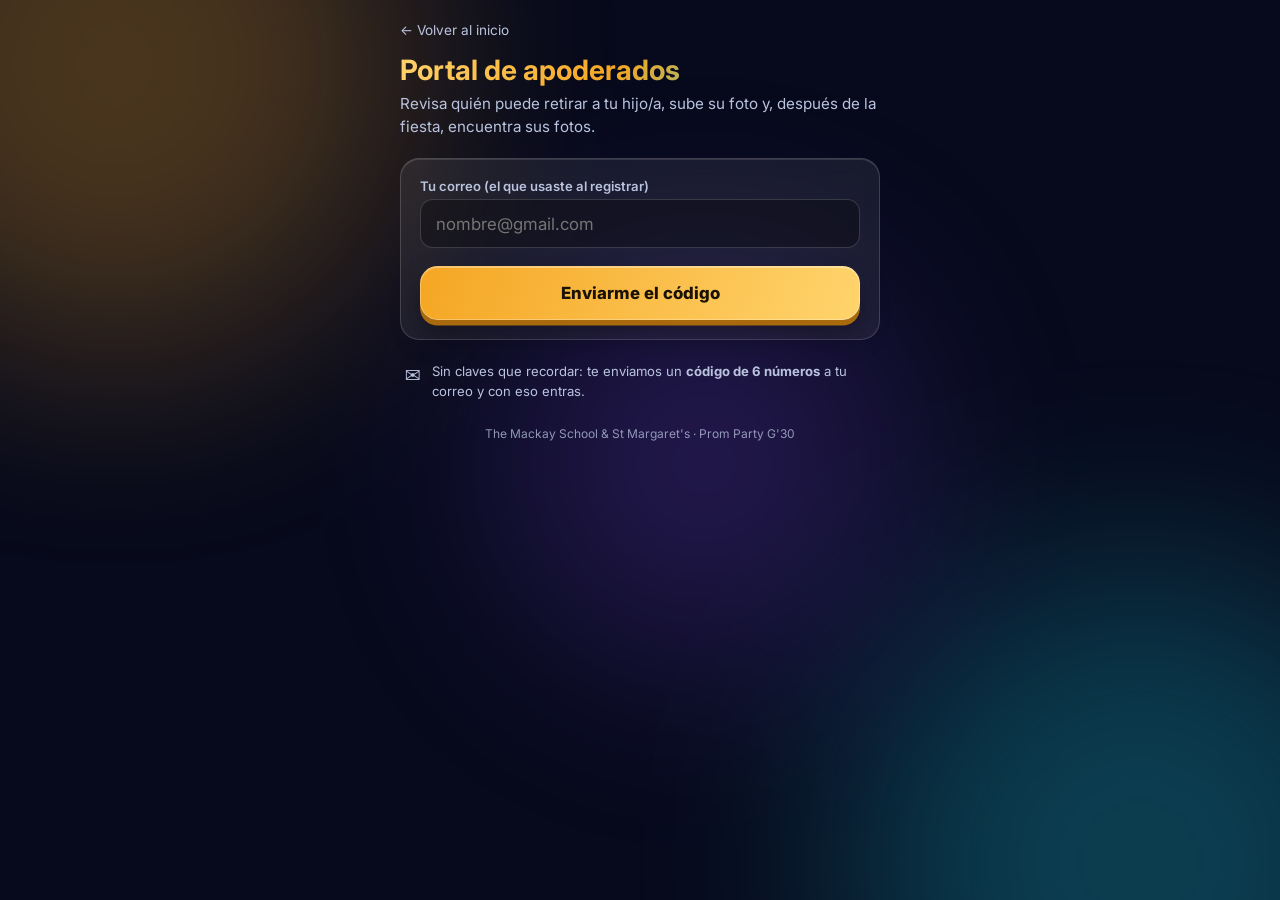
<file: apoderados.html>
<!doctype html>
<html lang="es">
<head>
<meta charset="utf-8">
<meta name="viewport" content="width=device-width, initial-scale=1, viewport-fit=cover">
<title>Portal de apoderados · Prom Party G'30</title>
<meta name="description" content="Revisa a quién autorizas para el retiro, sube la foto del alumno y, después de la fiesta, encuentra sus fotos.">
<meta name="theme-color" content="#070a1c">
<meta name="color-scheme" content="dark">
<meta name="robots" content="noindex">
<meta property="og:type" content="website">
<meta property="og:locale" content="es_CL">
<meta property="og:url" content="https://promo-stm-mackay-30.github.io/apoderados.html">
<meta property="og:title" content="👨‍👩‍👧 Portal de apoderados · Prom Party G'30">
<meta property="og:description" content="Autorizados de retiro, foto del alumno y recuerdos de la fiesta · The Mackay School & St Margaret's">
<meta property="og:image" content="https://promo-stm-mackay-30.github.io/og-image.jpg">
<meta property="og:image:width" content="1200">
<meta property="og:image:height" content="630">
<link rel="icon" href="flyer.jpg">
<link rel="apple-touch-icon" href="flyer.jpg">
<link rel="preconnect" href="https://fonts.googleapis.com">
<link rel="preconnect" href="https://fonts.gstatic.com" crossorigin>
<link href="https://fonts.googleapis.com/css2?family=Inter:wght@400;600;700;800&display=swap" rel="stylesheet">
<link rel="stylesheet" href="estilo.css">
<style>
  html { font-size: 16px; }
  body { padding-bottom: max(2rem, env(safe-area-inset-bottom)); }
  body.dentro { padding-bottom: calc(6.4rem + env(safe-area-inset-bottom)); }
  .contenedor { width: min(100%, 30rem); }
  button, input { font: inherit; }
  :focus-visible { outline: 3px solid var(--cian); outline-offset: 3px; }
  h1 { font-size: 1.75rem; }
  input[type=text], input[type=tel], input[type=email] { font-size: 1.05rem; min-height: 3.1rem; }
  .btn { min-height: 3.2rem; }
  .btn.sec { margin-top: .9rem; }
  .btn.peligro { --edge: #6d1a26; color: #ffd9de; background: rgba(255,90,110,.16); border-color: rgba(255,90,110,.55); animation: none; }
  .enlace { background: none; border: none; color: var(--cian); font-weight: 700; font-size: .9rem; cursor: pointer; padding: .7rem; text-decoration: underline; text-underline-offset: 3px; }
  .enlace:disabled { color: var(--suave); cursor: default; text-decoration: none; }
  .centro { text-align: center; }
  .nota { color: var(--suave); font-size: .85rem; line-height: 1.5; }

  /* ---------- Entrada ---------- */
  .candado { display: flex; gap: .7rem; align-items: flex-start; font-size: .82rem; color: var(--suave); line-height: 1.45; padding: .2rem .3rem; margin-top: 1.2rem; }
  .candado span:first-child { font-size: 1.2rem; }
  #otp { text-align: center; font-size: 2rem; font-weight: 800; letter-spacing: .45em; padding-left: .45em; min-height: 4.2rem; }

  /* ---------- Cabecera y alumno ---------- */
  .cabecera { display: flex; align-items: center; justify-content: space-between; gap: .8rem; margin: .2rem 0 .9rem; }
  .cabecera b { display: block; font-size: 1.15rem; }
  .cabecera small { color: var(--suave); font-size: .72rem; letter-spacing: .18em; text-transform: uppercase; font-weight: 700; }
  .salir { background: var(--vidrio); border: 1px solid var(--borde); color: var(--texto); border-radius: 99px; padding: .55rem 1rem; font-size: .82rem; font-weight: 700; cursor: pointer; }
  .hijos { display: flex; gap: .5rem; overflow-x: auto; padding: 2px 2px .8rem; }
  .hijos button { flex: none; border-radius: 99px; border: 1px solid var(--borde); background: var(--vidrio); color: var(--texto); padding: .55rem 1rem; font-weight: 700; font-size: .88rem; cursor: pointer; }
  .hijos button[aria-pressed=true] { background: linear-gradient(110deg, var(--oro), var(--oro-2)); color: #1a1204; border-color: transparent; }
  .alumno {
    display: flex; align-items: center; gap: 1rem; padding: 1.1rem; border-radius: 1.4rem; margin-bottom: 1rem;
    background: linear-gradient(135deg, rgba(138,77,255,.38), rgba(25,211,230,.18)); border: 1px solid rgba(255,255,255,.22);
    box-shadow: 0 1rem 2.4rem rgba(0,0,0,.35), inset 0 1px 0 rgba(255,255,255,.2);
  }
  .avatar { width: 4.4rem; height: 4.4rem; flex: none; border-radius: 50%; padding: 3px; background: conic-gradient(var(--oro), var(--cian), var(--viol), var(--oro)); border: none; cursor: pointer; position: relative; }
  .avatar > span { display: grid; place-items: center; width: 100%; height: 100%; border-radius: 50%; background: #10173a center/cover no-repeat; color: var(--oro-2); font-weight: 800; font-size: 1.35rem; }
  .avatar i { position: absolute; right: -2px; bottom: -2px; font-style: normal; font-size: .8rem; background: var(--fondo); border: 1px solid var(--borde); border-radius: 50%; width: 1.6rem; height: 1.6rem; display: grid; place-items: center; }
  .alumno h2 { font-size: 1.25rem; line-height: 1.2; overflow-wrap: anywhere; }
  .alumno p { color: #dbe3ff; font-size: .85rem; margin-top: .2rem; }
  .pill { display: inline-block; margin-top: .45rem; font-size: .75rem; font-weight: 800; color: #1a1204; background: var(--oro-2); border-radius: 99px; padding: .2rem .7rem; }

  /* ---------- Inicio ---------- */
  .acceso {
    display: flex; align-items: center; gap: .9rem; width: 100%; text-align: left; cursor: pointer; color: var(--texto);
    background: var(--vidrio); border: 1px solid var(--borde); border-radius: 1.15rem; padding: .95rem 1rem; margin-bottom: .7rem;
    box-shadow: 0 .3rem 0 rgba(0,0,0,.4), inset 0 1px 0 rgba(255,255,255,.14); transition: transform .15s, box-shadow .15s;
  }
  .acceso:active { transform: translateY(.22rem); box-shadow: 0 .05rem 0 rgba(0,0,0,.4); }
  .acceso .ico { font-size: 1.8rem; flex: none; width: 2.4rem; text-align: center; }
  .acceso strong { display: block; font-size: 1rem; }
  .acceso small { display: block; color: var(--suave); font-size: .82rem; margin-top: .12rem; }
  .acceso .der { margin-left: auto; flex: none; font-size: .72rem; font-weight: 800; border-radius: 99px; padding: .25rem .6rem; }
  .der.ok { background: rgba(46,229,157,.18); color: #7ff3c4; }
  .der.falta { background: rgba(245,166,35,.2); color: var(--oro-2); }
  .der.pronto { background: rgba(255,255,255,.1); color: var(--suave); }
  .evento-vivo { display: block; text-decoration: none; color: #fff; text-align: center; font-weight: 800; border-radius: 1.1rem; padding: .95rem; margin-bottom: .9rem; background: linear-gradient(110deg, #ff3d7f, var(--viol)); }
  dl.datos { margin: 0; }
  dl.datos div { display: flex; justify-content: space-between; gap: 1rem; padding: .6rem 0; border-bottom: 1px solid rgba(255,255,255,.09); }
  dl.datos div:last-child { border-bottom: none; }
  dl.datos dt { color: var(--suave); font-size: .84rem; flex: none; }
  dl.datos dd { margin: 0; text-align: right; font-weight: 700; font-size: .9rem; overflow-wrap: anywhere; }
  a.mail { color: var(--cian); }

  /* ---------- Autorizados ---------- */
  .persona { display: flex; gap: .85rem; align-items: center; padding: .85rem .95rem; border-radius: 1.1rem; background: var(--vidrio); border: 1px solid var(--borde); margin-bottom: .6rem; }
  .persona .n { width: 2.5rem; height: 2.5rem; flex: none; border-radius: 50%; display: grid; place-items: center; font-weight: 800; background: rgba(25,211,230,.18); color: #8ff0fb; }
  .persona.yo .n { background: rgba(245,166,35,.2); color: var(--oro-2); }
  .persona b { display: block; overflow-wrap: anywhere; }
  .persona small { display: block; color: var(--suave); font-size: .8rem; margin-top: .1rem; }
  .persona .fija { margin-left: auto; font-size: .9rem; opacity: .7; }
  .bloque h3 { display: flex; justify-content: space-between; align-items: center; font-size: .95rem; margin-bottom: .6rem; }
  .quitar { background: none; border: 1px solid rgba(255,90,110,.5); color: #ff9aa6; border-radius: 99px; padding: .3rem .8rem; font-size: .76rem; font-weight: 700; cursor: pointer; }
  .agregar { width: 100%; background: none; border: 1.5px dashed rgba(255,255,255,.3); color: var(--texto); border-radius: 1.1rem; padding: .95rem; font-weight: 700; cursor: pointer; margin-bottom: 1rem; }
  .campo-error { display: block; color: #ff8a98; font-size: .8rem; font-weight: 600; margin-top: .35rem; }
  .campo-error::before { content: "⚠ "; }
  input.invalido { border-color: var(--mal) !important; box-shadow: 0 0 0 3px rgba(255,90,110,.2); }

  /* ---------- Foto ---------- */
  .marco { width: min(100%, 17rem); aspect-ratio: 3 / 4; margin: 0 auto 1rem; border-radius: 1.6rem; overflow: hidden; display: grid; place-items: center; text-align: center; background: rgba(0,0,0,.35); border: 2px dashed rgba(255,255,255,.25); }
  .marco.con { border: 2px solid var(--oro-2); box-shadow: 0 0 2.4rem rgba(245,166,35,.25); }
  .marco img { width: 100%; height: 100%; object-fit: contain; }
  .marco .vacio { padding: 1rem; color: var(--suave); font-size: .88rem; }
  .marco .vacio span { display: block; font-size: 4rem; margin-bottom: .4rem; }
  .dos { display: grid; grid-template-columns: 1fr 1fr; gap: .7rem; margin-bottom: 1rem; }
  .elegir { display: flex; flex-direction: column; align-items: center; gap: .2rem; cursor: pointer; margin: 0; padding: .85rem .5rem; border-radius: 1.1rem; background: rgba(255,255,255,.1); border: 1px solid rgba(255,255,255,.25); color: var(--texto); font-weight: 700; font-size: .9rem; box-shadow: 0 .3rem 0 rgba(0,0,0,.4); }
  .elegir span { font-size: 1.6rem; }
  .elegir input { position: absolute; width: 1px; height: 1px; opacity: 0; }
  .elegir:focus-within { outline: 3px solid var(--cian); }
  ul.consejos { list-style: none; padding: 0; margin: 0; }
  ul.consejos li { padding: .3rem 0; font-size: .86rem; color: var(--suave); }
  .recuerdos { text-align: center; padding: 2rem 1.2rem; }
  .recuerdos .grande { font-size: 3.6rem; }
  .mosaico { display: grid; grid-template-columns: repeat(3, 1fr); gap: .5rem; margin: 1.3rem 0; }
  .mosaico i { aspect-ratio: 1; border-radius: .9rem; background: linear-gradient(135deg, rgba(138,77,255,.35), rgba(25,211,230,.15)); border: 1px solid rgba(255,255,255,.14); display: grid; place-items: center; font-style: normal; font-size: 1.4rem; opacity: .8; }

  /* ---------- Música ---------- */
  .der.nuevo { background: rgba(30,215,96,.2); color: #6ff3a6; }
  .dedica { border-radius: 1.4rem; padding: 1.1rem; margin-bottom: 1rem; background: linear-gradient(135deg, rgba(255,61,127,.3), rgba(138,77,255,.32)); border: 1px solid rgba(255,255,255,.22); box-shadow: 0 1rem 2.2rem rgba(0,0,0,.3); }
  .dedica small { display: block; font-size: .7rem; font-weight: 800; letter-spacing: .16em; text-transform: uppercase; color: #ffd0e4; margin-bottom: .55rem; }
  .dedica p { font-size: .9rem; color: #f2e9ff; line-height: 1.45; }
  .dedica .cita { font-style: italic; margin-top: .6rem; padding-left: .7rem; border-left: 3px solid rgba(255,255,255,.5); overflow-wrap: anywhere; }
  .dedica .acciones { display: flex; gap: .5rem; margin-top: .9rem; }
  .dedica .acciones button, .dedica .elegir-ded { flex: 1; font-weight: 800; font-size: .88rem; border-radius: 99px; padding: .7rem; cursor: pointer; border: 1px solid rgba(255,255,255,.4); background: rgba(255,255,255,.12); color: #fff; }
  .dedica .elegir-ded { width: 100%; margin-top: .8rem; background: #fff; color: #3b145e; border-color: #fff; }
  .cancion-fila { display: flex; align-items: center; gap: .8rem; min-width: 0; flex: 1; }
  .cancion-fila > div { min-width: 0; flex: 1; }
  .cancion-fila b, .cancion-fila span.art { display: block; white-space: nowrap; overflow: hidden; text-overflow: ellipsis; }
  .cancion-fila span.art { font-size: .82rem; color: var(--suave); }
  .tapa { width: 3rem; height: 3rem; flex: none; border-radius: .6rem; object-fit: cover; background: linear-gradient(135deg, rgba(138,77,255,.5), rgba(25,211,230,.3)); display: grid; place-items: center; font-size: 1.3rem; }
  .exp { display: inline-block; font-size: .6rem; font-weight: 800; color: #1a1204; background: var(--suave); border-radius: .25rem; padding: 0 .3rem; margin-left: .35rem; vertical-align: middle; }
  .buscador { display: flex; align-items: center; gap: .6rem; background: rgba(0,0,0,.3); border: 1px solid var(--borde); border-radius: 99px; padding: 0 .4rem 0 1rem; }
  .buscador:focus-within { border-color: var(--cian); box-shadow: 0 0 0 3px rgba(25,211,230,.2); }
  .buscador input { flex: 1; min-width: 0; background: none; border: none; outline: none; color: var(--texto); font-size: 1.05rem; min-height: 3.1rem; }
  .buscador input::-webkit-search-cancel-button { filter: invert(1); }
  #resultados { margin-top: .6rem; }
  .res-cancion { display: flex; width: 100%; align-items: center; gap: .8rem; text-align: left; cursor: pointer; color: var(--texto); background: none; border: none; border-bottom: 1px solid rgba(255,255,255,.08); padding: .6rem .2rem; }
  .res-cancion:last-child { border-bottom: none; }
  .res-cancion .mas { flex: none; width: 2.2rem; height: 2.2rem; border-radius: 50%; display: grid; place-items: center; background: rgba(30,215,96,.2); color: #6ff3a6; font-size: 1.3rem; font-weight: 800; }
  .res-cancion.manual .tapa { font-size: 1.1rem; }
  .ranking { list-style: none; padding: 0; margin: 0; }
  .rk { display: flex; align-items: center; gap: .65rem; padding: .6rem 0; border-bottom: 1px solid rgba(255,255,255,.08); }
  .rk:last-child { border-bottom: none; }
  .rk .pos { width: 1.4rem; flex: none; text-align: center; font-weight: 800; color: var(--suave); font-size: .85rem; }
  .rk:nth-child(1) .pos { color: #ffd36b; } .rk:nth-child(2) .pos { color: #dfe6ff; } .rk:nth-child(3) .pos { color: #e8a06b; }
  .rk .tapa { width: 2.6rem; height: 2.6rem; }
  .voto { flex: none; display: flex; align-items: center; gap: .3rem; min-width: 3.6rem; justify-content: center; border-radius: 99px; padding: .5rem .7rem; font-weight: 800; font-size: .9rem; cursor: pointer; color: var(--texto); background: rgba(255,255,255,.08); border: 1px solid var(--borde); transition: transform .12s; }
  .voto:active { transform: scale(.92); }
  .voto[aria-pressed=true] { background: linear-gradient(110deg, #ff3d7f, var(--viol)); border-color: transparent; color: #fff; }
  .voto[aria-pressed=false] .cor { filter: grayscale(1) brightness(1.6); }
  .tuya { flex: none; display: flex; flex-direction: column; align-items: center; gap: .15rem; }
  .tuya span { font-size: .66rem; font-weight: 800; color: #1a1204; background: var(--oro-2); border-radius: 99px; padding: .1rem .5rem; }
  .tuya button { background: none; border: none; color: #ff9aa6; font-size: .72rem; font-weight: 700; cursor: pointer; text-decoration: underline; padding: .15rem; }
  .tuya b { font-size: .8rem; }
  .musica-hoja .portada-grande { width: 9rem; height: 9rem; border-radius: 1rem; object-fit: cover; display: block; margin: 0 auto .9rem; box-shadow: 0 1rem 2rem rgba(0,0,0,.5); }
  .musica-hoja h1 { font-size: 1.3rem; text-align: center; margin: 0; overflow-wrap: anywhere; }
  .musica-hoja .art { text-align: center; color: var(--suave); margin: .2rem 0 .8rem; }
  .musica-hoja audio { width: 100%; height: 2.6rem; margin-bottom: .9rem; }
  .musica-hoja .btn + .btn { margin-top: .7rem; }
  .btn.dedicar { --edge: #5a1f86; color: #fff; background: linear-gradient(110deg, #ff3d7f, var(--viol)); animation: none; }
  .spotify-marco iframe { display: block; width: 100%; border: 0; border-radius: 12px; }
  .lista-nodisp { display: flex; align-items: center; gap: .9rem; padding: 1rem; border-radius: 12px; background: rgba(0,0,0,.28); border: 1px dashed rgba(255,255,255,.2); }
  .lista-nodisp > span { font-size: 1.8rem; flex: none; }
  .lista-nodisp b { display: block; }
  .lista-nodisp small { display: block; color: var(--suave); font-size: .84rem; line-height: 1.4; margin-top: .15rem; }

  /* ---------- Barra inferior y hoja de confirmación ---------- */
  .barra { position: fixed; z-index: 5; left: 50%; transform: translateX(-50%); bottom: max(.6rem, env(safe-area-inset-bottom)); width: min(calc(100% - 1.2rem), 29rem); display: grid; grid-template-columns: repeat(5, 1fr); gap: .2rem; padding: .35rem; border-radius: 1.4rem; background: rgba(14,19,48,.94); border: 1px solid var(--borde); backdrop-filter: blur(14px); -webkit-backdrop-filter: blur(14px); box-shadow: 0 1rem 2.4rem rgba(0,0,0,.55); }
  .barra button { display: flex; flex-direction: column; align-items: center; gap: .1rem; background: none; border: none; color: var(--suave); border-radius: 1.05rem; padding: .5rem 0 .4rem; cursor: pointer; font-size: .64rem; font-weight: 700; min-height: 3.4rem; }
  .barra button span { font-size: 1.35rem; line-height: 1.2; }
  .barra button[aria-current=page] { background: linear-gradient(135deg, rgba(245,166,35,.28), rgba(25,211,230,.18)); color: #fff; }
  .velo { position: fixed; inset: 0; z-index: 20; display: flex; align-items: flex-end; justify-content: center; background: rgba(4,6,18,.75); backdrop-filter: blur(6px); -webkit-backdrop-filter: blur(6px); }
  .hoja { width: min(100%, 30rem); max-height: 90dvh; overflow-y: auto; background: #121942; border: 1px solid var(--borde); border-radius: 1.6rem 1.6rem 0 0; padding: 1.3rem 1.2rem calc(1.2rem + env(safe-area-inset-bottom)); animation: sube .3s cubic-bezier(.2,.9,.3,1); }
  @keyframes sube { from { transform: translateY(40%); opacity: 0; } }
  .aviso-flotante { position: fixed; z-index: 30; left: 50%; transform: translateX(-50%); top: max(.8rem, env(safe-area-inset-top)); width: min(calc(100% - 1.6rem), 27rem); border-radius: 1rem; padding: .85rem 1rem; font-weight: 700; font-size: .9rem; text-align: center; background: #0f5b40; border: 1px solid rgba(46,229,157,.7); box-shadow: 0 1rem 2rem rgba(0,0,0,.5); }
  .aviso-flotante.mal { background: #6d1a26; border-color: rgba(255,90,110,.8); }
  .girando { width: 3rem; height: 3rem; margin: 3rem auto 1rem; border-radius: 50%; border: 4px solid rgba(255,255,255,.18); border-top-color: var(--oro-2); animation: giro .9s linear infinite; }
  @keyframes giro { to { transform: rotate(360deg); } }
  .clave-grande { text-align: center; font-size: 2.6rem; font-weight: 800; letter-spacing: .3em; padding: .6rem 0 .6rem .3em; color: var(--oro-2); border: 2px solid var(--oro-2); border-radius: 1.1rem; margin: .8rem 0; }
  ol.pasos-al { margin: .2rem 0 0 1.1rem; padding: 0; } ol.pasos-al li { padding: .25rem 0; font-size: .88rem; color: var(--suave); line-height: 1.45; }
  [hidden] { display: none !important; }
</style>
</head>
<body>
<div class="aurora" aria-hidden="true"><i></i><i></i><i></i></div>
<main class="contenedor">

  <!-- ===== Cargando ===== -->
  <section id="cargando" class="centro"><div class="girando"></div><p class="nota">Abriendo tu portal…</p></section>

  <!-- ===== Entrada, paso 1 ===== -->
  <section id="entrada" hidden>
    <a class="volver" href="./">← Volver al inicio</a>
    <h1>Portal de apoderados</h1>
    <p class="sub">Revisa quién puede retirar a tu hijo/a, sube su foto y, después de la fiesta, encuentra sus fotos.</p>
    <form id="f1" class="tarjeta" novalidate>
      <label for="correo">Tu correo (el que usaste al registrar)</label>
      <input type="email" id="correo" name="email" autocomplete="email" inputmode="email" autocapitalize="none" autocorrect="off" spellcheck="false" placeholder="nombre@gmail.com">
      <input class="honey" type="text" id="web" tabindex="-1" autocomplete="off" aria-hidden="true">
      <p class="msg mal" id="e1" role="alert" hidden></p>
      <button class="btn" id="b1" type="submit" style="margin-top:1.1rem">Enviarme el código</button>
    </form>
    <div class="candado"><span>✉️</span><span>Sin claves que recordar: te enviamos un <b>código de 6 números</b> a tu correo y con eso entras.</span></div>
  </section>

  <!-- ===== Entrada, paso 2 ===== -->
  <section id="verifica" hidden>
    <button class="enlace" id="cambiarCorreo" type="button" style="padding-left:0">← Cambiar correo</button>
    <h1>Revisa tu correo</h1>
    <p class="sub">Enviamos un código a <b id="paraDonde" style="overflow-wrap:anywhere"></b>. Vence en 10 minutos. Si no lo ves, mira en <b>spam</b> o promociones.</p>
    <form id="f2" class="tarjeta" novalidate>
      <label for="otp">Código de 6 números</label>
      <input type="text" id="otp" inputmode="numeric" autocomplete="one-time-code" maxlength="6" placeholder="••••••">
      <p class="msg mal" id="e2" role="alert" hidden></p>
      <button class="btn" id="b2" type="submit" style="margin-top:1.1rem">Entrar</button>
    </form>
    <p class="centro"><button class="enlace" id="reenviar" type="button">Enviar otro código</button></p>
  </section>

  <!-- ===== Portal ===== -->
  <section id="portal" hidden>
    <header class="cabecera">
      <div><small>Portal de apoderados</small><b id="saludo"></b></div>
      <button class="salir" id="salir" type="button">Salir</button>
    </header>
    <div class="hijos" id="hijos" role="group" aria-label="Elegir alumno"></div>
    <div class="alumno">
      <button class="avatar" id="avatar" type="button" aria-label="Foto del alumno"><span id="avatarImg"></span><i>📷</i></button>
      <div><h2 id="nombre"></h2><p id="curso"></p><span class="pill" id="pulsera"></span></div>
    </div>

    <div id="v-inicio">
      <a class="evento-vivo" id="vivo" href="asistencia.html" hidden></a>
      <button class="acceso" type="button" data-ir="autorizados"><span class="ico">👨‍👩‍👧</span><span><strong>Autorizados para el retiro</strong><small id="rAut"></small></span><span class="der ok">Ver</span></button>
      <button class="acceso" type="button" data-ir="foto"><span class="ico">📸</span><span><strong>Foto del alumno</strong><small>Ayudará a encontrar sus fotos de la fiesta</small></span><span class="der" id="rFoto"></span></button>
      <button class="acceso" type="button" data-ir="musica"><span class="ico">🎶</span><span><strong>Música de la fiesta</strong><small>Pide, vota y dedícale una canción</small></span><span class="der nuevo" id="rMus">Nuevo</span></button>
      <button class="acceso" type="button" data-ir="panel"><span class="ico">📱</span><span><strong>Panel de tu hijo/a</strong><small>Su acceso, código y fotos</small></span><span class="der" id="rPanel" hidden></span></button>
      <button class="acceso" type="button" data-ir="recuerdos"><span class="ico">🎞️</span><span><strong>Fotos del evento</strong><small>Disponibles después de la fiesta</small></span><span class="der pronto">Pronto</span></button>
      <div class="tarjeta" style="margin-top:1rem">
        <h2>La fiesta</h2>
        <p style="line-height:1.7;font-size:.92rem">📅 Miércoles 16 de diciembre de 2026<br>📸 Fotografías 19:00 hrs<br>🎉 Fiesta 20:00 a 01:00 hrs<br>📍 Patio 511, Reñaca</p>
      </div>
      <div class="tarjeta">
        <h2>Datos del registro 🔒</h2>
        <dl class="datos" id="misDatos"></dl>
        <p class="nota" style="margin-top:.8rem">Estos datos no se cambian desde aquí. Si hay un error, escribe a <a class="mail" href="mailto:promo.stm.mackay.30@gmail.com">promo.stm.mackay.30@gmail.com</a>.</p>
      </div>
    </div>

    <div id="v-autorizados" hidden>
      <div id="autVer">
        <p class="nota" style="margin:0 .2rem .8rem">Solo estas personas pueden retirar al alumno, mostrando su carnet.</p>
        <div id="listaAut"></div>
        <p class="msg info" id="bloqueo" hidden>🔒 La fiesta está en curso: las personas autorizadas no se pueden cambiar. Si necesitas un cambio, habla con el staff en la puerta.</p>
        <button class="btn" id="editar" type="button" style="margin-top:.6rem">Cambiar autorizados</button>
      </div>
      <form id="autForm" novalidate autocomplete="off" hidden>
        <div id="bloques"></div>
        <button class="agregar" id="agregar" type="button">＋ Agregar otra persona</button>
        <p class="msg mal" id="e3" role="alert" hidden></p>
        <button class="btn" type="submit">Revisar y guardar</button>
        <button class="btn sec" id="cancelar" type="button">Cancelar</button>
      </form>
    </div>

    <div id="v-foto" hidden>
      <div class="marco" id="marco"></div>
      <div class="dos">
        <label class="elegir"><span>📷</span>Tomar foto<input type="file" id="fCam" accept="image/*" capture="environment"></label>
        <label class="elegir"><span>🖼️</span>Elegir de galería<input type="file" id="fGal" accept="image/*"></label>
      </div>
      <div class="tarjeta" id="permiso" hidden>
        <label class="chk"><input type="checkbox" id="consiento">
          <span>Como apoderado/a, autorizo guardar esta foto y usarla <b>solo para identificar en qué fotos del evento aparece mi hijo/a</b> (puede ser con reconocimiento facial automático). Es voluntario y puedo eliminarla cuando quiera.</span></label>
        <button class="btn" id="guardarFoto" type="button" style="margin-top:1rem" disabled>Guardar foto</button>
      </div>
      <div class="tarjeta">
        <h2>Para que se reconozca bien</h2>
        <ul class="consejos">
          <li>🙂 De frente, mirando a la cámara</li>
          <li>💡 Con buena luz, sin sombras en la cara</li>
          <li>🧢 Sin gorro, lentes de sol ni filtros</li>
          <li>👤 Que aparezca solo el alumno</li>
        </ul>
      </div>
      <button class="btn peligro" id="borrarFoto" type="button" hidden>Eliminar la foto guardada</button>
    </div>

    <div id="v-musica" hidden>
      <div class="dedica" id="dedica"></div>
      <div class="tarjeta">
        <h2>Pide una canción</h2>
        <div class="buscador"><span aria-hidden="true">🔎</span><input type="search" id="busca" placeholder="Canción o artista" aria-label="Buscar canción o artista" autocomplete="off" autocorrect="off" spellcheck="false" enterkeyhint="search"></div>
        <div id="resultados" aria-live="polite"></div>
        <p class="nota" id="cupoMus" style="margin-top:.7rem"></p>
      </div>
      <div class="tarjeta">
        <h2>Lo más pedido</h2>
        <p class="nota" style="margin-bottom:.4rem">Toca 💜 para votar. Las más votadas suben y el DJ las ve primero.</p>
        <ol class="ranking" id="ranking"><li class="nota">Cargando…</li></ol>
      </div>
      <div class="tarjeta" id="musLista" hidden>
        <h2>La playlist del grupo</h2>
        <div class="spotify-marco" id="musListaPlayer"></div>
      </div>
      <p class="nota centro" style="margin-bottom:1rem">El DJ decide qué suena: tus pedidos, votos y dedicatorias lo ayudan a elegir.</p>
    </div>

    <div id="v-panel" hidden>
      <div id="panelCaja"><div class="girando"></div></div>
      <div class="tarjeta" id="panelFotos" hidden>
        <h2>Sus fotos</h2>
        <p class="nota" style="margin-bottom:.8rem">Las que subió y aquellas donde le etiquetaron. Si alguna no corresponde, puedes reportarla.</p>
        <button class="btn sec" id="verFotosHijo" type="button" style="margin-top:0">Ver sus fotos</button>
        <div id="gHijo" style="margin-top:1rem"></div>
      </div>
    </div>

    <div id="v-recuerdos" hidden>
      <div class="tarjeta" id="recLista" hidden>
        <h2>🎶 La banda sonora de la G'30</h2>
        <p class="nota" style="margin-bottom:.8rem">Después de la fiesta, aquí quedará la música de esa noche.</p>
        <div class="spotify-marco" id="recListaPlayer"></div>
      </div>
      <div class="tarjeta recuerdos">
        <div class="grande">🎞️</div>
        <h2 style="margin:.6rem 0;font-size:1rem">Las fotos llegan después de la fiesta</h2>
        <div class="mosaico" aria-hidden="true"><i>✨</i><i>🎉</i><i>📸</i><i>🎶</i><i>💜</i><i>💃</i></div>
        <p class="nota">Cuando el fotógrafo entregue el material, aquí podrás ver las fotos del evento. Si subiste la foto del alumno, la usaremos para ayudarte a encontrar aquellas donde aparece.</p>
        <button class="btn sec" type="button" data-ir="foto">Subir la foto del alumno</button>
      </div>
    </div>
  </section>

  <p class="pie">The Mackay School &amp; St Margaret's · Prom Party G'30</p>
</main>

<nav class="barra" id="barra" aria-label="Secciones del portal" hidden>
  <button type="button" data-ir="inicio" aria-current="page"><span>🏠</span>Inicio</button>
  <button type="button" data-ir="autorizados"><span>👨‍👩‍👧</span>Retiro</button>
  <button type="button" data-ir="foto"><span>📸</span>Foto</button>
  <button type="button" data-ir="musica"><span>🎶</span>Música</button>
  <button type="button" data-ir="recuerdos"><span>🎞️</span>Recuerdos</button>
</nav>

<div class="velo" id="velo" role="dialog" aria-modal="true" hidden><div class="hoja" id="hoja"></div></div>
<div class="aviso-flotante" id="flota" role="status" hidden></div>

<script src="config.js"></script>
<script src="galeria.js"></script>
<script>
const $ = id => document.getElementById(id);
const API = window.API_URL;
const esc = s => String(s == null ? "" : s).replace(/[&<>"']/g, c => ({ "&": "&amp;", "<": "&lt;", ">": "&gt;", '"': "&quot;", "'": "&#39;" }[c]));
const SESION = "portal_g30", PENDIENTE = "portal_g30_paso2", CORREO = "portal_g30_correo";
const guardado = {   // el navegador puede negar el almacenamiento (modo privado): nunca debe romper la página
  leer(a, k) { try { return window[a].getItem(k); } catch (_) { return null; } },
  poner(a, k, v) { try { v == null ? window[a].removeItem(k) : window[a].setItem(k, v); } catch (_) {} }
};
let sesion = guardado.leer("localStorage", SESION) || "";
let datos = null, idx = 0, vista = "inicio", entrada = {};
const fotos = {};          // folio → imagen ya descargada
let nuevaFoto = "";        // foto elegida y aún no guardada

async function api(body) {
  const r = await fetch(API, { method: "POST", body: JSON.stringify(body) });   // sin cabecera JSON: evita preflight CORS
  return r.json();
}
const SIN_RED = "No hay conexión con el servidor. Inténtalo de nuevo.";
function mensaje(id, t) { const m = $(id); m.textContent = t || ""; m.hidden = !t; if (t) m.scrollIntoView({ behavior: "smooth", block: "center" }); }
let relojFlota = null;
function avisar(t, mal) {
  const f = $("flota"); f.textContent = t; f.className = "aviso-flotante" + (mal ? " mal" : ""); f.hidden = false;
  clearTimeout(relojFlota); relojFlota = setTimeout(() => f.hidden = true, 4500);
}
function pantalla(p) {
  ["cargando", "entrada", "verifica", "portal"].forEach(s => $(s).hidden = s !== p);
  $("barra").hidden = p !== "portal";
  document.body.classList.toggle("dentro", p === "portal");
  window.scrollTo(0, 0);
}
function cerrarSesion(texto) {
  Object.keys(paneles).forEach(k => delete paneles[k]); GaleriaG30.vaciar(); document.querySelectorAll(".gx-visor").forEach(v => v.remove());
  sesion = ""; datos = null; nuevaFoto = ""; musicaDe = {}; playlistId = ""; musicaCargada = false;
  Object.keys(fotos).forEach(k => delete fotos[k]);
  guardado.poner("localStorage", SESION, null);
  cerrarHoja(); pantalla("entrada"); mensaje("e1", texto || "");
}

/* ---------- Formatos (los mismos del registro) ---------- */
const PREFIJO = "+56 9 ";
function telFormato(v) {
  let d = String(v || "").replace(/\D/g, "");
  if (d.startsWith("569")) d = d.slice(3); else if (d.startsWith("56")) d = d.slice(2);
  if (d.length > 8) { if (d.startsWith("569")) d = d.slice(3); else if (d.length === 9 && d.startsWith("9")) d = d.slice(1); }
  d = d.slice(0, 8);
  return PREFIJO + d.slice(0, 4) + (d.length > 4 ? " " + d.slice(4) : "");
}
const telOk = v => String(v || "").replace(/\D/g, "").length === 11;
function rutValido(r) {
  const t = String(r || "").toUpperCase().replace(/[^0-9K]/g, "");
  if (t.length < 2) return "";
  const cuerpo = t.slice(0, -1), dv = t.slice(-1);
  if (!/^\d{6,8}$/.test(cuerpo)) return "";
  let suma = 0, m = 2;
  for (let i = cuerpo.length - 1; i >= 0; i--) { suma += +cuerpo[i] * m; m = m === 7 ? 2 : m + 1; }
  const res = 11 - (suma % 11), esp = res === 11 ? "0" : res === 10 ? "K" : String(res);
  return dv === esp ? cuerpo.replace(/\B(?=(\d{3})+(?!\d))/g, ".") + "-" + dv : "";
}
function rutFormato(v) {
  let t = String(v || "").toUpperCase().replace(/[^0-9K]/g, "").replace(/K(?=.)/g, "").slice(0, 9);
  return t.length < 2 ? t : t.slice(0, -1).replace(/\B(?=(\d{3})+(?!\d))/g, ".") + "-" + t.slice(-1);
}
function telefonoInput(inp) {
  inp.addEventListener("focus", () => { if (!inp.value) inp.value = PREFIJO; });
  inp.addEventListener("input", () => inp.value = telFormato(inp.value));
  inp.addEventListener("blur", () => { if (inp.value.trim() === PREFIJO.trim()) inp.value = ""; });
}

/* ---------- Entrada ---------- */
const correoFormato = v => String(v || "").replace(/\s+/g, "").toLowerCase();
$("correo").value = guardado.leer("localStorage", CORREO) || "";   // la próxima vez ya viene escrito

async function pedirCodigo() {
  const r = await api({ accion: "portalCodigo", email: entrada.email, web: $("web").value });
  if (r.ok) {
    entrada.hora = Date.now();
    guardado.poner("localStorage", CORREO, entrada.email);
    guardado.poner("sessionStorage", PENDIENTE, JSON.stringify(entrada));   // si vas a la app de correo y la página se recarga, vuelves a este paso
  } else if (r.campo === "codigo") r.msg = "El portal se está actualizando. Vuelve a intentarlo más tarde.";   // servidor de la versión anterior
  else if (r.msg === "Acción desconocida") r.msg = "El portal estará disponible muy pronto. Vuelve a intentarlo más tarde.";
  return r;
}
function pasoDos() {
  $("paraDonde").textContent = entrada.email;
  $("otp").value = ""; mensaje("e2", ""); pantalla("verifica"); $("otp").focus();
  esperaReenvio();
}
let relojReenvio = null;
function esperaReenvio() {
  clearInterval(relojReenvio);
  const pintar = () => {
    const falta = Math.ceil((entrada.hora + 60000 - Date.now()) / 1000), b = $("reenviar");
    b.disabled = falta > 0; b.textContent = falta > 0 ? `Enviar otro código en ${falta} s` : "Enviar otro código";
    if (falta <= 0) clearInterval(relojReenvio);
  };
  pintar(); relojReenvio = setInterval(pintar, 1000);
}
$("f1").addEventListener("submit", async ev => {
  ev.preventDefault(); mensaje("e1", "");
  const email = correoFormato($("correo").value);
  $("correo").value = email;
  if (!/^[^@\s]+@[^@\s]+\.[^@\s]+$/.test(email)) return mensaje("e1", "Escribe un correo válido (ej.: nombre@gmail.com).");
  entrada = { email };
  const b = $("b1"); b.disabled = true; b.textContent = "Enviando…";
  try {
    const r = await pedirCodigo();
    if (r.ok) pasoDos();
    else {
      mensaje("e1", r.msg || "No se pudo enviar el código.");
      if (r.noFigura) {
        const a = document.createElement("a"); a.href = "registro.html"; a.textContent = "¿Aún no registras al alumno? Regístralo aquí →"; a.className = "mail";
        a.style.display = "block"; a.style.marginTop = ".5rem";
        $("e1").append(a);
      }
    }
  } catch (_) { mensaje("e1", SIN_RED); }
  b.disabled = false; b.textContent = "Enviarme el código";
});
$("reenviar").onclick = async () => {
  const b = $("reenviar"); b.disabled = true; b.textContent = "Enviando…"; mensaje("e2", "");
  try {
    const r = await pedirCodigo();
    if (r.ok) { avisar("Te enviamos un código nuevo"); $("otp").value = ""; }
    else mensaje("e2", r.msg);
  } catch (_) { mensaje("e2", SIN_RED); }
  if (!entrada.hora) entrada.hora = 0;
  esperaReenvio();
};
$("cambiarCorreo").onclick = () => { guardado.poner("sessionStorage", PENDIENTE, null); pantalla("entrada"); };
let entrando = false;
async function entrar() {
  const clave = $("otp").value.replace(/\D/g, "");
  if (clave.length !== 6) return mensaje("e2", "Escribe los 6 números del correo.");
  if (entrando) return;
  entrando = true;
  const b = $("b2"); b.disabled = true; b.textContent = "Entrando…"; mensaje("e2", "");
  try {
    const r = await api({ accion: "portalEntrar", email: entrada.email, clave });
    if (r.ok) {
      sesion = r.sesion; guardado.poner("localStorage", SESION, sesion); guardado.poner("sessionStorage", PENDIENTE, null);
      abrir(r);
    } else { mensaje("e2", r.msg || "No se pudo entrar."); $("otp").value = ""; }
  } catch (_) { mensaje("e2", SIN_RED); }
  entrando = false; b.disabled = false; b.textContent = "Entrar";
}
$("f2").addEventListener("submit", ev => { ev.preventDefault(); entrar(); });
$("otp").addEventListener("input", e => { e.target.value = e.target.value.replace(/\D/g, "").slice(0, 6); if (e.target.value.length === 6) entrar(); });
$("salir").onclick = () => cerrarSesion("");

/* ---------- Portal ---------- */
const actual = () => datos.alumnos[idx];
function abrir(r) {
  datos = r; if (idx >= datos.alumnos.length) idx = 0;
  pantalla("portal"); pintar(); ir("inicio"); traerFoto();
}
function actualizar(r) { datos = r; if (idx >= datos.alumnos.length) idx = 0; pintar(); }

function ir(v) {
  if (vista === "autorizados" && v !== "autorizados") verAutorizados();
  vista = v;
  ["inicio", "autorizados", "foto", "musica", "recuerdos", "panel"].forEach(s => $("v-" + s).hidden = s !== v);
  $("musListaPlayer").textContent = ""; $("recListaPlayer").textContent = "";   // al salir de la vista se detiene la música
  if (v === "musica") cargarMusica();
  if (v === "recuerdos") pintarRecuerdos();
  if (v === "panel") cargarPanel();
  document.querySelectorAll(".barra button").forEach(b => b.dataset.ir === v ? b.setAttribute("aria-current", "page") : b.removeAttribute("aria-current"));
  window.scrollTo(0, 0);
}
document.querySelectorAll("[data-ir]").forEach(b => b.onclick = () => ir(b.dataset.ir));
$("avatar").onclick = () => ir("foto");

function pintarPastilla() { const a = actual(); $("pulsera").textContent = "Pulsera N.º " + (a.pulsera || a.folio); }
const iniciales = n => String(n).trim().split(/\s+/).slice(0, 2).map(p => p.charAt(0).toUpperCase()).join("");
function pintar() {
  const a = actual();
  $("saludo").textContent = "Hola, " + (a.apoderado.trim().split(/\s+/)[0] || "");
  const h = $("hijos"); h.textContent = ""; h.hidden = datos.alumnos.length < 2;
  datos.alumnos.forEach((x, i) => {
    const b = document.createElement("button"); b.type = "button"; b.textContent = x.alumno.split(/\s+/)[0]; b.setAttribute("aria-pressed", i === idx);
    b.onclick = () => { idx = i; nuevaFoto = ""; verAutorizados(); pintar(); traerFoto(); if (vista === "musica") cargarMusica(); if (vista === "panel") cargarPanel(); };
    h.append(b);
  });
  $("nombre").textContent = a.alumno;
  $("curso").textContent = a.curso + " · " + a.colegio;
  pintarPastilla();
  const n = a.autorizados.filter(p => p.nombre).length;
  $("rAut").textContent = n ? `Tú y ${n} ${n === 1 ? "persona más" : "personas más"}` : "Solo tú";
  $("rFoto").textContent = a.foto ? "Lista ✓" : "Falta";
  $("rFoto").className = "der " + (a.foto ? "ok" : "falta");
  const vivo = $("vivo"); vivo.hidden = !datos.evento;
  vivo.textContent = datos.evento === "fiesta" ? "🎉 ¡La fiesta comenzó! Ver asistencia en vivo →" : "🧪 Simulacro en curso · ver asistencia →";
  const dl = $("misDatos"); dl.textContent = "";
  [["Alumno", a.alumno], ["Apoderado", a.apoderado], ["Teléfono", a.tel], ["Correo", a.email], ["RUT apoderado", a.rut || "—"]].forEach(([t, v]) => {
    const d = document.createElement("div"), dt = document.createElement("dt"), dd = document.createElement("dd");
    dt.textContent = t; dd.textContent = v; d.append(dt, dd); dl.append(d);
  });
  pintarAutorizados(); pintarFoto();
  $("rPanel").hidden = true;
}

/* ---------- Autorizados ---------- */
function persona(n, nombre, detalle, yo) {
  return `<div class="persona${yo ? " yo" : ""}"><span class="n">${yo ? "★" : n}</span><div><b>${esc(nombre)}</b><small>${detalle}</small></div>${yo ? '<span class="fija" title="No se puede quitar">🔒</span>' : ""}</div>`;
}
function pintarAutorizados() {
  const a = actual();
  $("listaAut").innerHTML = persona(0, a.apoderado, "Apoderado · siempre puede retirar", true)
    + a.autorizados.filter(p => p.nombre).map((p, i) => persona(i + 1, p.nombre, `RUT ${esc(p.rut || "sin registrar")} · ${esc(p.tel)}`)).join("");
  $("bloqueo").hidden = !datos.bloqueado;
  $("editar").hidden = datos.bloqueado;
  if (datos.bloqueado) verAutorizados();
}
function verAutorizados() { $("autForm").hidden = true; $("autVer").hidden = false; mensaje("e3", ""); }
let visibles = 1;
$("editar").onclick = () => {
  const a = actual(), llenos = a.autorizados.filter(p => p.nombre);
  visibles = Math.max(1, llenos.length);
  $("bloques").innerHTML = [1, 2, 3].map(n => `
    <div class="tarjeta bloque" data-n="${n}">
      <h3>Persona autorizada ${n}${n > 1 ? `<button class="quitar" type="button" data-quitar="${n}">Quitar</button>` : ""}</h3>
      <label for="aut${n}">Nombre completo</label><input type="text" id="aut${n}" maxlength="100" autocapitalize="words">
      <label for="rutAut${n}">RUT</label><input type="text" id="rutAut${n}" maxlength="12" placeholder="12.345.678-5" autocapitalize="characters">
      <label for="telAut${n}">Teléfono</label><input type="tel" id="telAut${n}" inputmode="numeric" placeholder="+56 9 1234 5678">
    </div>`).join("");
  [1, 2, 3].forEach(n => {
    const p = llenos[n - 1];
    if (p) { $("aut" + n).value = p.nombre; $("rutAut" + n).value = p.rut; $("telAut" + n).value = telOk(telFormato(p.tel)) ? telFormato(p.tel) : p.tel; }
    $("rutAut" + n).addEventListener("input", e => e.target.value = rutFormato(e.target.value));
    telefonoInput($("telAut" + n));
  });
  document.querySelectorAll("[data-quitar]").forEach(b => b.onclick = () => quitar(+b.dataset.quitar));
  mostrarBloques();
  $("autVer").hidden = true; $("autForm").hidden = false; window.scrollTo(0, 0);
};
function mostrarBloques() {
  document.querySelectorAll(".bloque").forEach(b => b.hidden = +b.dataset.n > visibles);
  $("agregar").hidden = visibles >= 3;
}
function quitar(n) {   // los de abajo suben, así no quedan huecos
  for (let i = n; i < 3; i++) ["aut", "rutAut", "telAut"].forEach(k => $(k + i).value = $(k + (i + 1)).value);
  ["aut", "rutAut", "telAut"].forEach(k => $(k + 3).value = "");
  visibles--; limpiarErrores(); mostrarBloques();
}
$("agregar").onclick = () => { visibles++; mostrarBloques(); $("aut" + visibles).focus(); };
$("cancelar").onclick = () => { verAutorizados(); window.scrollTo(0, 0); };
function limpiarErrores() {
  document.querySelectorAll("#autForm .campo-error").forEach(e => e.remove());
  document.querySelectorAll("#autForm .invalido").forEach(e => e.classList.remove("invalido"));
  mensaje("e3", "");
}
function campoError(id, t) {
  const inp = $(id), s = document.createElement("small");
  s.className = "campo-error"; s.setAttribute("role", "alert"); s.textContent = t;
  inp.insertAdjacentElement("afterend", s); inp.classList.add("invalido");
  inp.focus({ preventScroll: true }); inp.scrollIntoView({ behavior: "smooth", block: "center" });
}
$("autForm").addEventListener("input", limpiarErrores);
$("autForm").addEventListener("submit", ev => {
  ev.preventDefault(); limpiarErrores();
  const d = { accion: "portalGuardar", sesion, folio: actual().folio, confirmo: true }, lista = [];
  for (const n of [1, 2, 3]) {
    const v = k => { const t = n <= visibles ? $(k + n).value.trim() : ""; return t === PREFIJO.trim() ? "" : t; };
    const nom = v("aut"), rut = v("rutAut"), tel = v("telAut");
    d["aut" + n] = nom; d["rutAut" + n] = rut; d["telAut" + n] = tel;
    if (n > 1 && !nom && !rut && !tel) continue;
    if (!nom) return campoError("aut" + n, "Escribe el nombre completo.");
    if (!rutValido(rut)) return campoError("rutAut" + n, rut ? "RUT incorrecto: el dígito verificador no coincide." : "Escribe el RUT.");
    if (tel.replace(/\D/g, "").length < 8 || (tel.startsWith("+56 9") && !telOk(tel))) return campoError("telAut" + n, "Faltan dígitos en el teléfono.");
    lista.push([nom, rutValido(rut)]);
  }
  const a = actual();
  abrirHoja(`<h1 style="font-size:1.35rem">Revisa antes de guardar</h1>
    <p class="nota" style="margin-bottom:.9rem">Podrán retirar a <b style="color:#fff">${esc(a.alumno)}</b>:</p>
    ${persona(0, a.apoderado, "Apoderado", true)}${lista.map((p, i) => persona(i + 1, p[0], "RUT " + esc(p[1]))).join("")}
    <p class="nota" style="margin:.6rem 0 .9rem">Al confirmar declaras, como apoderado/a, que autorizas a estas personas. Te llegará un correo con el cambio.</p>
    <p class="msg mal" id="e4" role="alert" hidden></p>
    <button class="btn" id="siGuardar" type="button">Confirmar y guardar</button>
    <button class="btn sec" id="noGuardar" type="button">Seguir editando</button>`);
  $("noGuardar").onclick = cerrarHoja;
  $("siGuardar").onclick = async () => {
    const b = $("siGuardar"); b.disabled = true; b.textContent = "Guardando…"; mensaje("e4", "");
    try {
      const r = await api(d);
      if (r.sesion === false) return cerrarSesion(r.msg);
      if (!r.ok) {
        if (r.bloqueado) { datos.bloqueado = true; pintarAutorizados(); }
        mensaje("e4", r.msg || "No se pudo guardar."); b.disabled = false; b.textContent = "Confirmar y guardar"; return;
      }
      cerrarHoja(); verAutorizados(); actualizar(r); window.scrollTo(0, 0);
      avisar(r.sinCambios ? "No había cambios que guardar" : "✓ Autorizados guardados" + (r.avisado ? " · te enviamos un correo" : ""));
    } catch (_) { mensaje("e4", "Sin conexión. No sabemos si se guardó: revisa la lista antes de repetir."); b.disabled = false; b.textContent = "Confirmar y guardar"; }
  };
});
function abrirHoja(html) { $("hoja").innerHTML = html; $("velo").hidden = false; document.body.style.overflow = "hidden"; }
function cerrarHoja() { $("hoja").querySelectorAll("audio").forEach(a => a.pause()); $("velo").hidden = true; document.body.style.overflow = ""; }
document.addEventListener("keydown", e => { if (e.key === "Escape") cerrarHoja(); });

/* ---------- Foto del alumno ---------- */
async function traerFoto() {
  const a = actual(), folio = a.folio;
  if (!a.foto || fotos[folio]) return pintarFoto();
  fotos[folio] = "";
  pintarFoto();
  try {
    const r = await api({ accion: "portalFotoVer", sesion, folio });
    if (r.sesion === false) return cerrarSesion(r.msg);
    if (r.ok && r.foto) fotos[folio] = r.foto; else delete fotos[folio];
  } catch (_) { delete fotos[folio]; }
  if (datos) pintarFoto();
}
function pintarFoto() {
  const a = actual(), img = nuevaFoto || fotos[a.folio] || "";
  const marco = $("marco"); marco.textContent = "";
  marco.classList.toggle("con", !!img);
  if (img) { const i = document.createElement("img"); i.src = img; i.alt = "Foto de " + a.alumno; marco.append(i); }
  else marco.innerHTML = `<div class="vacio"><span>🧑</span>${a.foto ? "Cargando la foto guardada…" : "Todavía no hay foto de " + esc(a.alumno.split(/\s+/)[0])}</div>`;
  const av = $("avatarImg"), guardada = fotos[a.folio] || "";
  av.style.backgroundImage = guardada ? `url("${guardada}")` : "";
  av.textContent = guardada ? "" : iniciales(a.alumno);
  $("permiso").hidden = !nuevaFoto;
  $("borrarFoto").hidden = !a.foto || !!nuevaFoto;
  if (!nuevaFoto) { $("consiento").checked = false; $("guardarFoto").disabled = true; }
}
/* La foto se achica en el teléfono antes de enviarla (sube rápido y pesa poco) */
function achicar(archivo) {
  return new Promise((listo, error) => {
    const url = URL.createObjectURL(archivo), img = new Image();
    img.onload = () => {
      URL.revokeObjectURL(url);
      const escala = Math.min(1, 1200 / Math.max(img.width, img.height));
      const c = document.createElement("canvas"); c.width = Math.round(img.width * escala); c.height = Math.round(img.height * escala);
      c.getContext("2d").drawImage(img, 0, 0, c.width, c.height);
      let calidad = .86, res = c.toDataURL("image/jpeg", calidad);
      while (res.length > 900000 && calidad > .5) res = c.toDataURL("image/jpeg", calidad -= .1);
      Math.min(img.width, img.height) < 300 ? error("chica") : listo(res);
    };
    img.onerror = () => { URL.revokeObjectURL(url); error("mala"); };
    img.src = url;
  });
}
["fCam", "fGal"].forEach(id => $(id).addEventListener("change", async e => {
  const archivo = e.target.files[0]; e.target.value = "";
  if (!archivo) return;
  try { nuevaFoto = await achicar(archivo); $("consiento").checked = false; $("guardarFoto").disabled = true; pintarFoto(); $("permiso").scrollIntoView({ behavior: "smooth", block: "center" }); }
  catch (m) { avisar(m === "chica" ? "Esa foto es muy pequeña. Prueba con otra." : "No se pudo abrir esa imagen. Prueba con otra.", true); }
}));
$("consiento").onchange = e => $("guardarFoto").disabled = !e.target.checked;
$("guardarFoto").onclick = async () => {
  const a = actual(), foto = nuevaFoto, b = $("guardarFoto");
  if (!foto || !$("consiento").checked) return;
  b.disabled = true; b.textContent = "Subiendo…";
  try {
    const r = await api({ accion: "portalFoto", sesion, folio: a.folio, foto, consiento: true });
    if (r.sesion === false) return cerrarSesion(r.msg);
    if (r.ok) { a.foto = true; fotos[a.folio] = foto; nuevaFoto = ""; pintar(); avisar("✓ Foto guardada"); window.scrollTo(0, 0); }
    else { avisar(r.msg || "No se pudo guardar la foto.", true); b.disabled = false; }
  } catch (_) { avisar(SIN_RED, true); b.disabled = false; }
  b.textContent = "Guardar foto";
};
$("borrarFoto").onclick = () => {
  const a = actual();
  abrirHoja(`<h1 style="font-size:1.3rem">¿Eliminar la foto?</h1><p class="nota" style="margin-bottom:1rem">Se borrará la foto guardada de <b style="color:#fff">${esc(a.alumno)}</b>. Puedes subir otra cuando quieras.</p>
    <button class="btn peligro" id="siBorrar" type="button">Sí, eliminar</button><button class="btn sec" id="noBorrar" type="button">Conservar</button>`);
  $("noBorrar").onclick = cerrarHoja;
  $("siBorrar").onclick = async () => {
    const b = $("siBorrar"); b.disabled = true; b.textContent = "Eliminando…";
    try {
      const r = await api({ accion: "portalFotoBorrar", sesion, folio: a.folio });
      if (r.sesion === false) return cerrarSesion(r.msg);
      cerrarHoja();
      if (r.ok) { a.foto = false; delete fotos[a.folio]; pintar(); avisar("Foto eliminada"); } else avisar(r.msg || "No se pudo eliminar.", true);
    } catch (_) { cerrarHoja(); avisar(SIN_RED, true); }
  };
};

/* ---------- Música: pedir, votar y dedicar ---------- */
let musicaDe = {}, playlistId = "", resultados = [], musicaCargada = false, playlistJson = "";
fetch("musica.json", { cache: "no-cache" }).then(r => r.json()).then(m => { if (m && m.ok && m.id) { playlistJson = String(m.id).replace(/[^A-Za-z0-9]/g, ""); if (datos && (vista === "musica" || vista === "recuerdos")) pintarLista(vista === "musica" ? "musListaPlayer" : "recListaPlayer", vista === "musica" ? "musLista" : "recLista", vista); } }).catch(() => {});   // musicaDe: folio → datos del servidor
const primerNombre = n => String(n).trim().split(/\s+/)[0];
const clave = (t, a) => (String(t).replace(/[\(\[].*?[\)\]]/g, "") + "|" + a).normalize("NFD").replace(/[̀-ͯ]/g, "").toLowerCase().replace(/[^a-z0-9|]/g, "");
function tapa(img, alt) {
  if (!img) { const s = document.createElement("span"); s.className = "tapa"; s.textContent = "🎵"; return s; }
  const i = document.createElement("img"); i.className = "tapa"; i.src = img; i.alt = alt || ""; i.loading = "lazy";
  i.onerror = () => i.replaceWith(tapa("")); return i;
}
function filaCancion(c) {
  const f = document.createElement("div"); f.className = "cancion-fila";
  const t = document.createElement("div"), b = document.createElement("b"), a = document.createElement("span");
  b.textContent = c.t; if (c.e) { const e = document.createElement("span"); e.className = "exp"; e.textContent = "E"; e.title = "Letra explícita"; b.append(e); }
  a.className = "art"; a.textContent = c.a || "—"; t.append(b, a);
  f.append(tapa(c.img), t); return f;
}
function noDisponible() {
  const d = document.createElement("div"); d.className = "lista-nodisp";
  d.innerHTML = '<span>🔒</span><div><b>No disponible por ahora</b><small>La playlist del grupo todavía no está abierta. Cuando lo esté, podrás escucharla aquí.</small></div>';
  return d;
}
/* Reproductor de la playlist en Música o Recuerdos: si la lista todavía es privada, se muestra "No disponible" */
function pintarLista(caja, tarjeta, enVista) {
  if (!musicaCargada) { $(tarjeta).hidden = true; return; }
  $(tarjeta).hidden = false;
  const c = $(caja), id = playlistId || playlistJson;
  if (!id) { if (!c.querySelector(".lista-nodisp")) c.replaceChildren(noDisponible()); }
  else if (vista === enVista && !c.querySelector("iframe")) c.replaceChildren(marco("playlist", id, 352));
}
function marco(tipo, id, alto) {
  const f = document.createElement("iframe");
  f.src = `https://open.spotify.com/embed/${tipo}/${id}?utm_source=generator&theme=0`;
  f.height = alto; f.title = "Playlist del grupo en Spotify";
  f.allow = "autoplay; clipboard-write; encrypted-media; fullscreen; picture-in-picture";
  return f;
}
async function cargarMusica() {
  const folio = actual().folio;
  if (musicaDe[folio]) pintarMusica();
  try {
    const r = await api({ accion: "musica", sesion, folio });
    if (r.sesion === false) return cerrarSesion(r.msg);
    if (r.msg === "Acción desconocida") { musicaCargada = true; $("ranking").innerHTML = '<li class="nota">La sección de música estará disponible muy pronto.</li>'; pintarLista("musListaPlayer", "musLista", "musica"); return; }
    if (!r.ok) return;
    musicaDe[folio] = r; playlistId = r.playlist || ""; musicaCargada = true;
    if (datos && actual().folio === folio) pintarMusica();
  } catch (_) { if (!musicaDe[folio]) $("ranking").innerHTML = '<li class="nota">Sin conexión. Vuelve a intentarlo.</li>'; }
}
function pintarMusica() {
  const a = actual(), m = musicaDe[a.folio];
  if (!m) return;
  const nombre = primerNombre(a.alumno), d = $("dedica");
  d.textContent = "";
  const eti = document.createElement("small"); eti.textContent = "💜 La canción de " + nombre; d.append(eti);
  if (m.dedicatoria) {
    d.append(filaCancion(m.dedicatoria));
    if (m.dedicatoria.msg) { const p = document.createElement("p"); p.className = "cita"; p.textContent = "“" + m.dedicatoria.msg + "”"; d.append(p); }
    const acc = document.createElement("div"); acc.className = "acciones";
    const cambiar = document.createElement("button"); cambiar.type = "button"; cambiar.textContent = "Cambiar"; cambiar.onclick = irABuscar;
    const quitarD = document.createElement("button"); quitarD.type = "button"; quitarD.textContent = "Quitar"; quitarD.onclick = () => quitarCancion(m.dedicatoria.id, "Dedicatoria quitada");
    acc.append(cambiar, quitarD); d.append(acc);
  } else {
    const p = document.createElement("p"); p.textContent = `Dedícale una canción a ${nombre}. El DJ recibe todas las dedicatorias con tu mensaje.`;
    const b = document.createElement("button"); b.type = "button"; b.className = "elegir-ded"; b.textContent = "Elegir la canción"; b.onclick = irABuscar;
    d.append(p, b);
  }
  const quedanP = m.max.pedidos - m.pedidos, quedanV = m.max.votos - m.votos;
  $("cupoMus").textContent = `Te quedan ${quedanP} ${quedanP === 1 ? "pedido" : "pedidos"} y ${quedanV} ${quedanV === 1 ? "voto" : "votos"}.`;
  $("rMus").textContent = m.pedidos || m.dedicatoria ? "✓" : "Nuevo";
  const ol = $("ranking"); ol.textContent = "";
  if (!m.lista.length) ol.innerHTML = '<li class="nota">Todavía nadie pide canciones. ¡Sé el primero!</li>';
  m.lista.forEach((c, i) => {
    const li = document.createElement("li"); li.className = "rk";
    const pos = document.createElement("span"); pos.className = "pos"; pos.textContent = i + 1;
    li.append(pos, filaCancion(c));
    if (c.mio) {
      const t = document.createElement("div"); t.className = "tuya";
      t.innerHTML = `<span>Tu pedido</span><b>💜 ${c.v}</b>`;
      const q = document.createElement("button"); q.type = "button"; q.textContent = "Quitar"; q.onclick = () => quitarCancion(c.id, "Pedido quitado");
      t.append(q); li.append(t);
    } else {
      const v = document.createElement("button"); v.type = "button"; v.className = "voto";
      v.setAttribute("aria-pressed", c.yo); v.setAttribute("aria-label", (c.yo ? "Quitar mi voto a " : "Votar por ") + c.t + ", " + c.v + " votos");
      v.innerHTML = `<span class="cor">💜</span><b>${c.v}</b>`;
      v.onclick = () => votar(c, v);
      li.append(v);
    }
    ol.append(li);
  });
  pintarLista("musListaPlayer", "musLista", "musica");
}
function pintarRecuerdos() {
  const mostrar = () => pintarLista("recListaPlayer", "recLista", "recuerdos");
  mostrar();
  if (!musicaDe[actual().folio]) cargarMusica().then(mostrar);
}
function irABuscar() { $("busca").focus(); $("busca").scrollIntoView({ behavior: "smooth", block: "center" }); }

let relojBusca = null, ctrlBusca = null;
$("busca").addEventListener("input", () => { clearTimeout(relojBusca); relojBusca = setTimeout(buscar, 350); });
$("busca").addEventListener("keydown", e => { if (e.key === "Enter") { e.preventDefault(); clearTimeout(relojBusca); buscar(); e.target.blur(); } });
async function buscar() {
  const q = $("busca").value.trim(), caja = $("resultados");
  if (ctrlBusca) ctrlBusca.abort();
  if (q.length < 2) { caja.textContent = ""; return; }
  ctrlBusca = new AbortController();
  caja.innerHTML = '<p class="nota">Buscando…</p>';
  let lista = [], error = false;
  try {
    const r = await (await fetch(`https://itunes.apple.com/search?term=${encodeURIComponent(q)}&entity=song&limit=10&country=CL`, { signal: ctrlBusca.signal })).json();
    const vistos = new Set();
    lista = (r.results || []).map(x => ({ t: x.trackName, a: x.artistName, img: x.artworkUrl100 || "", e: x.trackExplicitness === "explicit", p: x.previewUrl || "" }))
      .filter(x => x.t && !vistos.has(clave(x.t, x.a)) && vistos.add(clave(x.t, x.a))).slice(0, 7);
  } catch (e) { if (e.name === "AbortError") return; error = true; }
  resultados = lista.concat([{ t: q, a: "", img: "", manual: true }]);
  caja.textContent = "";
  if (error) caja.innerHTML = '<p class="nota">No se pudo buscar ahora. Puedes agregarla tal como la escribiste.</p>';
  else if (!lista.length) caja.innerHTML = '<p class="nota">No encontramos esa canción. Puedes agregarla tal como la escribiste.</p>';
  resultados.forEach((c, i) => {
    const b = document.createElement("button"); b.type = "button"; b.className = "res-cancion" + (c.manual ? " manual" : "");
    if (c.manual) { b.append(filaCancion({ t: `Agregar «${c.t}»`, a: "Tal como la escribiste (agrega el artista si puedes)" })); b.querySelector(".tapa").textContent = "✍️"; }
    else b.append(filaCancion(c));
    const mas = document.createElement("span"); mas.className = "mas"; mas.textContent = "+"; mas.setAttribute("aria-hidden", "true");
    b.append(mas); b.onclick = () => elegirCancion(resultados[i]);
    caja.append(b);
  });
}
function elegirCancion(c) {
  const a = actual(), m = musicaDe[a.folio], nombre = primerNombre(a.alumno);
  if (!m) return avisar("Espera un momento, cargando la música…", true);
  const ya = m.lista.find(x => clave(x.t, x.a) === clave(c.t, c.a));
  const grande = c.img ? c.img.replace("100x100bb", "300x300bb") : "";
  abrirHoja(`<div class="musica-hoja">
    ${grande ? `<img class="portada-grande" src="${esc(grande)}" alt="">` : '<div class="tapa" style="width:7rem;height:7rem;font-size:3rem;margin:0 auto .9rem">🎵</div>'}
    <h1>${esc(c.t)}</h1><p class="art">${esc(c.a || "Artista sin indicar")}${c.e ? ' <span class="exp">E</span>' : ""}</p>
    ${c.p ? `<audio controls preload="none" src="${esc(c.p)}"></audio>` : ""}
    ${c.e ? '<p class="nota" style="margin:-.3rem 0 .9rem;text-align:center">Tiene letra explícita: el DJ decide si la pone.</p>' : ""}
    <p class="msg mal" id="e5" role="alert" hidden></p>
    <div id="opciones">
      <button class="btn" id="pedirla" type="button">${ya ? (ya.mio ? "Ya es tu pedido" : ya.yo ? "Ya tiene tu voto 💜" : "🙋 Ya la pidieron: sumar mi voto") : "🙋 Pedírsela al DJ"}</button>
      <button class="btn dedicar" id="dedicarla" type="button">💜 Dedicársela a ${esc(nombre)}</button>
    </div>
    <div id="dedicaForm" hidden>
      <label for="dedMsg">Mensaje para ${esc(nombre)} (opcional)</label>
      <input type="text" id="dedMsg" maxlength="90" placeholder="Ej.: ¡Para que la bailes con todo! Te amamos">
      <p class="nota" style="margin:.4rem 0 .9rem">${m.dedicatoria ? "Reemplaza la dedicatoria que tenías." : "El DJ verá la canción y tu mensaje."}</p>
      <button class="btn dedicar" id="guardarDed" type="button">Guardar dedicatoria</button>
    </div>
    <button class="btn sec" id="cerrarCancion" type="button">Cancelar</button>
  </div>`);
  $("cerrarCancion").onclick = cerrarHoja;
  const pedir = $("pedirla");
  if (ya && (ya.mio || ya.yo)) pedir.disabled = true;
  else if (!ya && m.pedidos >= m.max.pedidos) { pedir.disabled = true; pedir.textContent = `Ya pediste ${m.max.pedidos}: quita una para pedir otra`; }
  pedir.onclick = () => ya ? (cerrarHoja(), votar(ya, null)) : enviarCancion(c, "pedido", "", pedir);
  $("dedicarla").onclick = () => { $("opciones").hidden = true; $("dedicaForm").hidden = false; $("dedMsg").focus(); };
  $("guardarDed").onclick = () => enviarCancion(c, "dedicatoria", $("dedMsg").value.trim(), $("guardarDed"));
}
async function enviarCancion(c, tipo, msg, boton) {
  const a = actual(), texto = boton.textContent;
  boton.disabled = true; boton.textContent = "Guardando…"; mensaje("e5", "");
  try {
    const r = await api({ accion: "musicaPedir", sesion, folio: a.folio, tipo, t: c.t, a: c.a, img: c.img || "", e: !!c.e, msg });
    if (r.sesion === false) return cerrarSesion(r.msg);
    if (!r.ok) { mensaje("e5", r.msg === "Acción desconocida" ? "La música estará disponible muy pronto." : r.msg || "No se pudo guardar."); boton.disabled = false; boton.textContent = texto; return; }
    musicaDe[a.folio] = r; cerrarHoja(); $("busca").value = ""; $("resultados").textContent = "";
    pintarMusica(); avisar(r.aviso || "Listo");
    (tipo === "dedicatoria" ? $("dedica") : $("ranking")).scrollIntoView({ behavior: "smooth", block: "start" });
  } catch (_) { mensaje("e5", SIN_RED); boton.disabled = false; boton.textContent = texto; }
}
async function votar(c, boton) {
  const a = actual(), m = musicaDe[a.folio], si = !c.yo;
  if (si && m.votos >= m.max.votos) return avisar(`Ya usaste tus ${m.max.votos} votos. Quita uno para votar por otra.`, true);
  c.yo = si; c.v += si ? 1 : -1; m.votos += si ? 1 : -1; pintarMusica();   // se ve al instante; el servidor confirma
  if (si && navigator.vibrate) navigator.vibrate(25);
  try {
    const r = await api({ accion: "musicaVotar", sesion, folio: a.folio, id: c.id, si });
    if (r.sesion === false) return cerrarSesion(r.msg);
    if (r.lista) { musicaDe[a.folio] = r; pintarMusica(); }
    if (!r.ok || r.aviso) avisar(r.msg || r.aviso, !r.ok);
  } catch (_) { c.yo = !si; c.v += si ? -1 : 1; m.votos += si ? -1 : 1; pintarMusica(); avisar(SIN_RED, true); }
}
async function quitarCancion(id, texto) {
  const a = actual();
  try {
    const r = await api({ accion: "musicaQuitar", sesion, folio: a.folio, id });
    if (r.sesion === false) return cerrarSesion(r.msg);
    if (r.ok) { musicaDe[a.folio] = r; pintarMusica(); avisar(texto); } else avisar(r.msg || "No se pudo quitar.", true);
  } catch (_) { avisar(SIN_RED, true); }
}

/* ---------- Panel del alumno y su pulsera ---------- */
const paneles = {};   // folio → { abierto, panel, pulsera }
const pedirPanel = (folio, hacer) => api({ accion: "portalPanelAlumno", sesion, folio, hacer });
async function cargarPanel() {
  const a = actual(), folio = a.folio, caja = $("panelCaja");
  $("gHijo").textContent = ""; $("panelFotos").hidden = true;
  if (paneles[folio]) pintarPanel(); else caja.innerHTML = '<div class="girando"></div>';
  try {
    const r = await pedirPanel(folio, "estado");
    if (r.sesion === false) return cerrarSesion(r.msg);
    if (!r.ok || !r.pulsera) { caja.innerHTML = '<div class="tarjeta"><p class="nota">El panel de alumnos estará disponible muy pronto.</p></div>'; return; }
    paneles[folio] = r;
    if (datos && actual().folio === folio) pintarPanel();
  } catch (_) { if (!paneles[folio]) caja.innerHTML = '<div class="tarjeta"><p class="nota">Sin conexión. Vuelve a intentarlo.</p></div>'; }
}
const PASOS_AL = '<ol class="pasos-al"><li>Tu hijo/a abre <b>Panel de alumnos</b> en la página de la fiesta y toca "Es mi primera vez".</li><li>Toca "Solicitar código de acceso" y <b>escanea su pulsera</b>.</li><li>Te llega un código a tu correo. Al dárselo, <b>autorizas</b> su panel.</li><li>Registra su correo personal y crea su clave.</li></ol>';
function pintarPanel() {
  const a = actual(), r = paneles[a.folio], p = r.panel, pul = r.pulsera, nombre = primerNombre(a.alumno), caja = $("panelCaja");
  const activo = p.estado === "Activo", frenado = p.estado === "Frenado";
  $("rPanel").hidden = false; $("rPanel").textContent = activo ? "Activo ✓" : frenado ? "Frenado" : p.pendiente ? "Código pedido" : "Sin crear";
  $("rPanel").className = "der " + (activo ? "ok" : "falta");
  $("panelFotos").hidden = false;
  let panel;
  if (activo) panel = `<dl class="datos"><div><dt>Estado</dt><dd>Activo ✓</dd></div><div><dt>Su correo</dt><dd>${esc(p.correo)}</dd></div>${p.ingreso ? `<div><dt>Último ingreso</dt><dd>${esc(p.ingreso)}</dd></div>` : ""}<div><dt>Pulsera</dt><dd>N.º ${esc(pul.numero)}</dd></div></dl>
      <button class="btn" id="alRestablecer" type="button" style="margin-top:1rem">Restablecer acceso</button>
      <p class="nota" style="margin:.6rem 0 .9rem">Úsalo si olvidó su clave, escribió mal su correo o no fue tu hijo/a quien se registró.</p>
      <button class="btn peligro" id="alFrenar" type="button">Frenar acceso</button>`;
  else if (frenado) panel = `<p class="nota" style="margin-bottom:1rem">🛑 <b style="color:#fff">Frenado:</b> ${esc(nombre)} no puede entrar al panel ni pedir códigos.</p><button class="btn" id="alReactivar" type="button">Reactivar acceso</button>`;
  else panel = (p.pendiente
      ? `<p class="nota" style="margin-bottom:1rem">✉️ <b style="color:#fff">Hay un código de acceso pedido</b> para ${esc(nombre)} (llegó a tu correo). Dáselo solo si fue tu hijo/a.</p><button class="btn" id="alAnular" type="button">Anular el código pedido</button><p class="nota" style="margin:.6rem 0 1rem">El código deja de servir. Después se puede pedir otro.</p>`
      : r.abierto ? `<p class="nota" style="margin-bottom:.6rem">${esc(nombre)} todavía no crea su panel. Así se hace:</p>${PASOS_AL}<p class="nota" style="margin:.7rem 0 1rem">Podrá subir fotos, etiquetar escaneando pulseras y pedir canciones.</p>`
      : '<p class="nota" style="margin-bottom:1rem">El panel de alumnos todavía no está abierto.</p>')
      + '<button class="btn peligro" id="alFrenar" type="button">No autorizar (frenar acceso)</button>';
  caja.innerHTML = `<div class="tarjeta"><h2>Panel de ${esc(nombre)}</h2>${panel}</div>`;
  const preguntar = (id, titulo, texto, si, hacer, peligro) => {
    if (!$(id)) return;
    $(id).onclick = () => {
      abrirHoja(`<h1 style="font-size:1.3rem">${esc(titulo)}</h1><p class="nota" style="margin-bottom:1rem">${esc(texto)}</p>
        <button class="btn${peligro ? " peligro" : ""}" id="pSi" type="button">${esc(si)}</button><button class="btn sec" id="pNo" type="button">Cancelar</button>`);
      $("pNo").onclick = cerrarHoja;
      $("pSi").onclick = () => hacerPanel(hacer, $("pSi"));
    };
  };
  preguntar("alRestablecer", "¿Restablecer su acceso?", "Se cerrará su sesión y quedará libre el cupo: tendrá que hacer la primera vez de nuevo, con un código que te llegará. Sus fotos se conservan.", "Sí, restablecer", "restablecer");
  preguntar("alFrenar", "¿Frenar el acceso?", "No podrá entrar ni pedir códigos hasta que lo reactives. Sus fotos se conservan.", "Sí, frenar", "frenar", true);
  if ($("alAnular")) $("alAnular").onclick = () => hacerPanel("anularCodigo", $("alAnular"));
  if ($("alReactivar")) $("alReactivar").onclick = () => hacerPanel("reactivar", $("alReactivar"));
}
async function hacerPanel(hacer, boton) {
  const a = actual(), folio = a.folio, texto = boton.textContent;
  boton.disabled = true; boton.textContent = "Un momento…";
  try {
    const r = await pedirPanel(folio, hacer);
    if (r.sesion === false) return cerrarSesion(r.msg);
    if (!r.ok) { cerrarHoja(); avisar(r.msg === "Acción desconocida" ? "Esta opción estará disponible muy pronto." : r.msg || "No se pudo.", true); boton.disabled = false; boton.textContent = texto; return; }
    paneles[folio] = r; cerrarHoja();
    if (datos && actual().folio === folio) pintarPanel();
    avisar({ anularCodigo: "Código anulado", frenar: "Acceso frenado", reactivar: "Acceso reactivado", restablecer: "Acceso restablecido" }[hacer]);
  } catch (_) { avisar(SIN_RED, true); boton.disabled = false; boton.textContent = texto; }
}
$("verFotosHijo").onclick = async () => {
  const a = actual(), folio = a.folio, b = $("verFotosHijo"), pedir = body => api(Object.assign({ apoderado: true, sesion, folio }, body));
  b.disabled = true; b.textContent = "Cargando…";
  try {
    const r = await pedir({ accion: "galeria" });
    if (r.sesion === false) return cerrarSesion(r.msg);
    if (r.ok && datos && actual().folio === folio) {
      GaleriaG30.rejilla($("gHijo"), r.mias.concat(r.etiquetado).sort((x, y) => y.ms - x.ms), {
        traer: async ids => (await pedir({ accion: "fotoMinis", ids })).minis,
        etiqueta: f => f.revision ? "⚠ En revisión" : f.mia ? "Suya" : f.autor.split(" ")[0],
        vacio: "<span>🖼️</span>Todavía no hay fotos.",
        abrir: f => {
          const acciones = [{ texto: "💾 Guardar en mi teléfono", clase: "oro", espera: true, hacer: (_, img) => GaleriaG30.guardar(img, GaleriaG30.nombreArchivo(f.ms)) }];
          if (!f.revision) acciones.push({ texto: "🚩 Reportar", clase: "mal", hacer: async (cerrar, _, boton) => {
            if (boton.dataset.seguro !== "1") { boton.dataset.seguro = "1"; boton.textContent = "Toca otra vez para reportar"; return; }
            boton.disabled = true;
            try { const x = await pedir({ accion: "fotoReportar", id: f.id }); cerrar(); avisar(x.msg || "Listo", !x.ok); $("verFotosHijo").click(); } catch (_) { avisar(SIN_RED, true); boton.disabled = false; }
          } });
          GaleriaG30.visor(f, { cargar: async () => (await pedir({ accion: "fotoVer", id: f.id })).foto, acciones });
        }
      });
    }
  } catch (_) { avisar(SIN_RED, true); }
  b.disabled = false; b.textContent = "Actualizar sus fotos";
};

/* ---------- Inicio ---------- */
async function iniciar() {
  if (sesion) {
    try {
      const r = await api({ accion: "portal", sesion });
      if (r.ok) return abrir(r);
      if (r.sesion === false) return cerrarSesion(r.msg);
      throw 0;
    } catch (_) {
      pantalla("entrada");
      return mensaje("e1", "No pudimos abrir tu portal. Revisa la conexión y vuelve a cargar la página.");
    }
  }
  try {
    const p = JSON.parse(guardado.leer("sessionStorage", PENDIENTE) || "null");
    if (p && p.email && Date.now() - p.hora < 600000) { entrada = p; return pasoDos(); }
  } catch (_) {}
  pantalla("entrada");
}
/* Al volver a la página, se refrescan los datos (por si empezó la fiesta o se cambió algo desde otro teléfono) */
document.addEventListener("visibilitychange", async () => {
  if (document.hidden || !sesion || !datos || !$("autForm").hidden || nuevaFoto) return;
  try { const r = await api({ accion: "portal", sesion }); if (r.ok) actualizar(r); else if (r.sesion === false) cerrarSesion(r.msg); } catch (_) {}
});
iniciar();
</script>
</body>
</html>
</file>
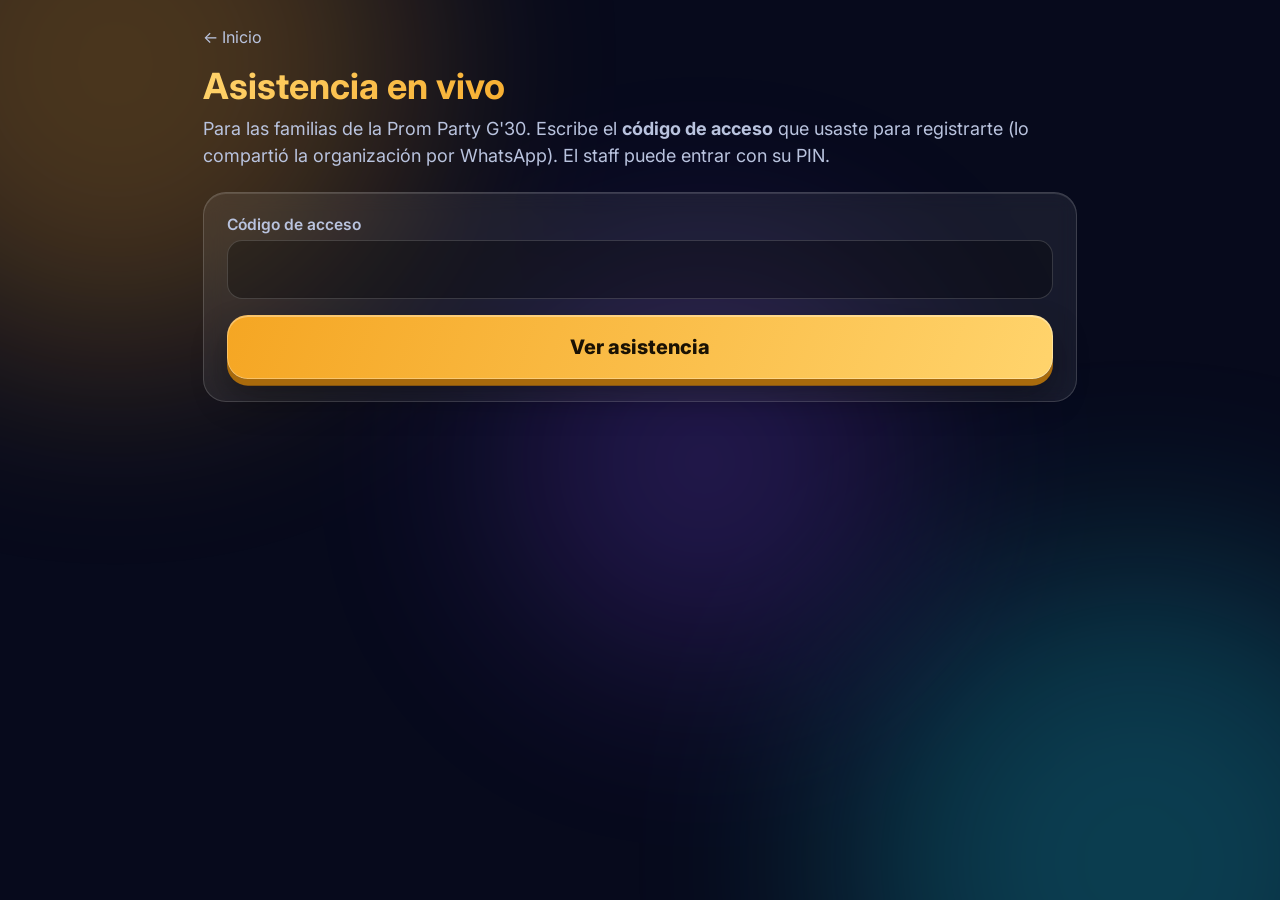
<file: asistencia.html>
<!doctype html>
<html lang="es">
<head>
<meta charset="utf-8">
<meta name="viewport" content="width=device-width, initial-scale=1, viewport-fit=cover">
<title>Asistencia en vivo · Prom Party G'30</title>
<meta name="description" content="Asistencia en tiempo real de la Prom Party G'30. Acceso solo para familias con el código de acceso.">
<meta name="theme-color" content="#070a1c">
<meta name="robots" content="noindex, nofollow">
<link rel="icon" href="flyer.jpg">
<link rel="preconnect" href="https://fonts.googleapis.com">
<link rel="preconnect" href="https://fonts.gstatic.com" crossorigin>
<link href="https://fonts.googleapis.com/css2?family=Inter:wght@400;600;700;800&display=swap" rel="stylesheet">
<link rel="stylesheet" href="estilo.css">
<style>
  :root { --mackay:#3d8bff; --margaret:#ff4d6d; }
  .contenedor { width:min(100%,46rem); }
  #secGrafo { margin-top:.4rem; }
  .vivo-chip { display:inline-flex; align-items:center; gap:.5rem; font-size:.72rem; font-weight:800; letter-spacing:.16em; text-transform:uppercase; padding:.45rem .9rem; border-radius:99px; color:#fff; background:linear-gradient(110deg,#ff3d7f,var(--viol)); margin-bottom:.6rem; }
  .vivo-chip.sim { background:rgba(138,77,255,.25); border:1px dashed rgba(200,170,255,.8); color:#e4d6ff; }
  .vivo-chip i { width:.55rem; height:.55rem; border-radius:50%; background:#fff; animation:punto 1.4s ease-out infinite; }
  @keyframes punto { 0% { box-shadow:0 0 0 0 rgba(255,255,255,.7); } 70%,100% { box-shadow:0 0 0 .5rem rgba(255,255,255,0); } }
  .aviso-sim { border:1px dashed rgba(200,170,255,.8); background:rgba(138,77,255,.14); color:#e4d6ff; border-radius:1rem; padding:.7rem .9rem; font-size:.88rem; margin-bottom:1rem; text-align:center; }

  /* acceso */
  .codigo { letter-spacing:.14em; text-align:center; font-size:1.2rem !important; }

  /* números */
  .cifras { display:grid; grid-template-columns:repeat(3,1fr); gap:.6rem; margin-bottom:1rem; }
  .cifras div { text-align:center; background:var(--vidrio); border:1px solid var(--borde); border-radius:1rem; padding:.7rem .3rem .55rem; }
  .cifras b { display:block; font-size:2rem; font-weight:800; line-height:1.1; background:linear-gradient(180deg,#fff,var(--oro-2)); -webkit-background-clip:text; background-clip:text; color:transparent; }
  .cifras span { font-size:.62rem; letter-spacing:.14em; text-transform:uppercase; color:var(--suave); }

  /* gráfico de figuras */
  .leyenda { display:flex; justify-content:center; gap:1.2rem; font-size:.8rem; color:var(--suave); margin:-.2rem 0 .8rem; flex-wrap:wrap; }
  .leyenda span { display:inline-flex; align-items:center; gap:.35rem; }
  .leyenda svg { width:.9rem; height:1.3rem; }
  .grafo { position:relative; margin:0 -.6rem; border-radius:1rem; overflow:hidden; background:radial-gradient(70% 55% at 50% 50%,rgba(138,77,255,.16),transparent 75%),rgba(0,0,0,.32); }
  .pausa { position:absolute; top:.5rem; right:.5rem; z-index:2; font:inherit; font-size:.72rem; font-weight:700; color:var(--suave); cursor:pointer; padding:.35rem .7rem; border-radius:99px; border:1px solid var(--borde); background:rgba(7,10,28,.75); }
  .grafo canvas { display:block; width:100%; touch-action:manipulation; cursor:pointer; }
  .movs { display:grid; gap:.35rem; margin-top:.7rem; }
  .movs div { display:flex; align-items:center; gap:.5rem; font-size:.85rem; padding:.45rem .7rem; border-radius:.7rem; background:rgba(255,255,255,.05); border:1px solid var(--borde); animation:llega .5s cubic-bezier(.2,.9,.3,1.3) both; }
  .movs div i { width:.55rem; height:.55rem; border-radius:50%; flex:none; background:var(--ok); box-shadow:0 0 .6rem var(--ok); }
  .movs div.R i { background:var(--oro); box-shadow:0 0 .6rem var(--oro); }
  .movs div span { margin-left:auto; color:var(--suave); font-variant-numeric:tabular-nums; flex:none; }
  @keyframes llega { from { opacity:0; transform:translateY(-.5rem); } }

  /* ficha del alumno (la misma credencial del escáner) */
  .ficha-fondo { position:fixed; inset:0; z-index:40; overflow:auto; display:grid; place-items:center; padding:1.2rem; background:rgba(4,6,18,.88); backdrop-filter:blur(8px); -webkit-backdrop-filter:blur(8px); }
  .ficha-caja { width:min(100%,26rem); text-align:center; padding:3px; border-radius:1.6rem; background:linear-gradient(150deg,#ffe9ae,var(--oro) 30%,#7a5310 50%,var(--cian) 78%,#ffe9ae); box-shadow:0 0 4rem rgba(245,166,35,.3); animation:sube .35s cubic-bezier(.2,.9,.3,1.3) both; }
  @keyframes sube { from { opacity:0; transform:translateY(1.2rem) scale(.94); } }
  .cred { border-radius:1.45rem; padding:1.2rem 1rem 1.1rem; background:radial-gradient(120% 55% at 50% 0%,#202c66,transparent 70%),#0a0f28; }
  .cred .marca { font-size:.68rem; letter-spacing:.28em; text-transform:uppercase; color:var(--oro-2); font-weight:700; }
  .cred .rot { display:block; font-size:.64rem; letter-spacing:.3em; text-transform:uppercase; color:var(--suave); }
  .cred .adorno { display:flex; align-items:center; gap:.7rem; justify-content:center; color:var(--oro); margin:.5rem 0; font-size:.8rem; }
  .cred .adorno::before, .cred .adorno::after { content:""; height:1px; width:4.5rem; background:linear-gradient(90deg,transparent,var(--oro)); }
  .cred .adorno::after { transform:scaleX(-1); }
  .cred .silueta { width:2.4rem; height:3.8rem; margin:0 auto .5rem; display:block; filter:drop-shadow(0 0 .6rem currentColor); }
  .cred .nombre { font-size:clamp(1.9rem,9vw,2.6rem); font-weight:800; line-height:1.08; margin:.25rem 0 .9rem; overflow-wrap:break-word; background:linear-gradient(180deg,#fff,#ffe3a1); -webkit-background-clip:text; background-clip:text; color:transparent; }
  .cred .grado { display:grid; grid-template-columns:auto 1fr; gap:.7rem; align-items:stretch; margin-bottom:.7rem; }
  .cred .curso { display:grid; place-items:center; align-content:center; min-width:6.2rem; padding:.6rem .7rem; border-radius:1.1rem; color:#1a1204; background:linear-gradient(160deg,#fff0c4,var(--oro-2) 40%,var(--oro)); }
  .cred .curso b { font-size:2.5rem; line-height:1; font-weight:800; }
  .cred .curso span { font-size:.56rem; letter-spacing:.25em; text-transform:uppercase; font-weight:800; opacity:.65; }
  .cred .caja-d { border-radius:1.1rem; border:1px solid var(--borde); background:rgba(255,255,255,.06); padding:.7rem .8rem; }
  .cred .colegio { display:grid; align-content:center; text-align:left; border-left:4px solid var(--mackay); }
  .cred .colegio.s { border-left-color:var(--margaret); }
  .cred .colegio b { font-size:1.1rem; line-height:1.25; margin-top:.2rem; }
  .cred .apod { margin-bottom:.7rem; }
  .cred .apod b { display:block; font-size:1.2rem; margin-top:.2rem; }
  .cred .horas { display:grid; grid-auto-flow:column; grid-auto-columns:1fr; gap:.7rem; }
  .cred .horas b { display:block; font-size:1.6rem; color:var(--oro-2); font-variant-numeric:tabular-nums; margin-top:.1rem; }
  .cred .pieta { display:flex; justify-content:space-between; align-items:center; gap:.6rem; margin:.8rem 0 .9rem; font-size:.85rem; color:var(--suave); }
  .cred .pieta b { color:var(--texto); }
  .estado { margin-left:auto; padding:.3rem .7rem; border-radius:99px; font-weight:800; font-size:.7rem; letter-spacing:.08em; text-transform:uppercase; border:1px solid var(--ok); color:var(--ok); background:rgba(46,229,157,.12); }
  .estado.R { border-color:var(--oro); color:var(--oro-2); background:rgba(245,166,35,.12); }
  .fila-a { cursor:pointer; }
  .leyenda b { color:var(--texto); font-size:.95rem; }

  /* listas */
  .busca { position:relative; margin-bottom:.6rem; }
  .busca input { padding-left:2.4rem; }
  .busca::before { content:"🔎"; position:absolute; left:.85rem; top:50%; transform:translateY(-50%); font-size:.95rem; opacity:.7; pointer-events:none; }
  .chips { display:flex; flex-wrap:wrap; gap:.4rem; margin-bottom:.4rem; }
  .chips button { font:inherit; font-size:.78rem; font-weight:700; color:var(--suave); cursor:pointer; padding:.42rem .8rem; border-radius:99px; border:1px solid var(--borde); background:var(--vidrio); }
  .chips button.on { color:#1a1204; background:linear-gradient(110deg,var(--oro),var(--oro-2)); border-color:transparent; }
  .chips button.cero:not(.on) { opacity:.4; }
  .chips button b { margin-left:.35rem; opacity:.75; font-weight:800; }
  .quitar { display:block; margin:.6rem auto 0; font:inherit; font-size:.82rem; font-weight:700; color:var(--oro-2); background:none; border:1px dashed var(--oro-2); border-radius:99px; padding:.45rem 1rem; cursor:pointer; }
  .chips button.on.m { color:#fff; background:var(--mackay); } .chips button.on.s { color:#fff; background:var(--margaret); }
  .cuenta { font-size:.78rem; color:var(--suave); margin:.4rem 0 .3rem; }
  .fila-a { display:flex; align-items:center; gap:.7rem; padding:.6rem .2rem; border-bottom:1px solid rgba(255,255,255,.07); }
  .fila-a svg { width:1rem; height:1.5rem; flex:none; }
  .fila-a.m svg { color:var(--mackay); } .fila-a.s svg { color:var(--margaret); }
  .fila-a div { flex:1; min-width:0; }
  .fila-a b { display:block; font-size:.98rem; overflow-wrap:anywhere; }
  .fila-a small { color:var(--suave); font-size:.78rem; }
  .fila-a .hora { flex:none; font-variant-numeric:tabular-nums; font-weight:700; font-size:.9rem; color:var(--oro-2); text-align:right; }
  .fila-a .hora span { display:block; font-size:.6rem; letter-spacing:.1em; text-transform:uppercase; color:var(--suave); font-weight:600; }
  .nada { color:var(--suave); font-size:.88rem; padding:.8rem 0; text-align:center; }
  .pie-vivo { text-align:center; color:var(--suave); font-size:.75rem; margin:.4rem 0 1rem; }
  @media (max-width:26rem) { .cifras b { font-size:1.6rem; } }
</style>
</head>
<body>
<svg width="0" height="0" style="position:absolute" aria-hidden="true">
  <symbol id="hombre" viewBox="0 0 20 32"><circle cx="10" cy="4.6" r="4.2" fill="currentColor"/><path fill="currentColor" d="M5.2 10.4h9.6a2.6 2.6 0 0 1 2.6 2.6v7.6h-2.7v11h-3.4v-9H8.7v9H5.3v-11H2.6V13a2.6 2.6 0 0 1 2.6-2.6z"/></symbol>
  <symbol id="mujer" viewBox="0 0 20 32"><circle cx="10" cy="4.6" r="4.2" fill="currentColor"/><path fill="currentColor" d="M7.4 10.4h5.2a2.4 2.4 0 0 1 2.3 1.8l3.4 11.6h-4.1v7.8h-3V23.8H8.8v7.8h-3v-7.8H1.7l3.4-11.6a2.4 2.4 0 0 1 2.3-1.8z"/></symbol>
</svg>
<div class="aurora" aria-hidden="true"><i></i><i></i><i></i></div>
<main class="contenedor">
  <a class="volver" href="./">← Inicio</a>

  <!-- Acceso con el código de las familias -->
  <section id="acceso">
    <h1>Asistencia en vivo</h1>
    <p class="sub">Para las familias de la Prom Party G'30. Escribe el <b>código de acceso</b> que usaste para registrarte (lo compartió la organización por WhatsApp). El staff puede entrar con su PIN.</p>
    <form class="tarjeta" id="fAcceso" autocomplete="off">
      <label for="codigo">Código de acceso</label>
      <input type="text" id="codigo" class="codigo" maxlength="40" autocapitalize="none" autocorrect="off" spellcheck="false">
      <div class="msg mal oculto" id="errAcceso" role="alert"></div>
      <div style="height:.8rem"></div>
      <button class="btn" id="entrar" type="submit">Ver asistencia</button>
    </form>
  </section>

  <!-- Vista en vivo -->
  <section id="vista" class="oculto">
    <section class="tarjeta" id="secGrafo">
      <h2>En la fiesta ahora</h2>
      <div class="leyenda">
        <span><svg style="color:var(--mackay)"><use href="#hombre"/></svg>The Mackay School <b id="gM">0</b></span>
        <span><svg style="color:var(--margaret)"><use href="#mujer"/></svg>St Margaret's <b id="gS">0</b></span>
      </div>
      <div class="grafo" id="grafo"><canvas id="lienzo" role="img" aria-label="Grafo de alumnos dentro de la fiesta"></canvas><button type="button" class="pausa" id="bPausa">⏸ Pausar</button></div>
      <p class="nota" style="margin:.6rem 0 0;text-align:center">Toca una figura o un nombre para ver la ficha.</p>
      <div class="movs" id="movs" aria-live="polite"></div>
    </section>
    <span class="vivo-chip" id="chip"><i></i><span id="chipTxt">En vivo</span></span>
    <h1 id="tituloVivo">Asistencia en vivo</h1>
    <div class="aviso-sim oculto" id="avisoSim">🧪 <b>Simulacro:</b> prueba del sistema. Estos movimientos no son reales.</div>
    <div id="sinEvento" class="tarjeta oculto"><p class="sub" style="margin:0">La fiesta aún no comienza o ya terminó. Esta página se actualiza sola.</p></div>

    <div id="datos">
      <div class="cifras">
        <div><b id="nDentro">0</b><span>En la fiesta</span></div>
        <div><b id="nFuera">0</b><span>Se fueron</span></div>
        <div><b id="nFaltan">0</b><span>Por llegar</span></div>
      </div>

      <section class="tarjeta" id="lista-D">
        <h2>Dentro de la fiesta</h2>
        <div class="busca"><input type="text" data-q placeholder="Buscar por nombre" aria-label="Buscar alumno dentro de la fiesta" autocomplete="off" spellcheck="false"></div>
        <div class="chips" data-col></div>
        <div class="chips" data-cur></div>
        <p class="cuenta" data-cuenta></p>
        <div data-filas></div>
      </section>

      <section class="tarjeta" id="lista-R">
        <h2>Se fueron de la fiesta</h2>
        <div class="busca"><input type="text" data-q placeholder="Buscar por nombre" aria-label="Buscar alumno que se fue" autocomplete="off" spellcheck="false"></div>
        <div class="chips" data-col></div>
        <div class="chips" data-cur></div>
        <p class="cuenta" data-cuenta></p>
        <div data-filas></div>
      </section>
    </div>
    <p class="pie-vivo" id="pie">Actualizando…</p>
  </section>
</main>
<div class="ficha-fondo oculto" id="ficha" role="dialog" aria-modal="true" aria-label="Ficha del alumno"></div>

<script src="config.js"></script>
<script>
const $ = id => document.getElementById(id);
const API = window.API_URL;
const VID = Math.random().toString(36).slice(2, 10);   // identifica esta pantalla para que el servidor calcule cuántas están mirando
let cada = 15000;                                      // lo ajusta el servidor: pocos mirando = casi al instante
const RE_TILDES = new RegExp("[\\u0300-\\u036f]", "g");
const norm = s => String(s || "").normalize("NFD").replace(RE_TILDES, "").toLowerCase();
const COLEGIO = { M: "The Mackay School", S: "St Margaret's" };
const CURSOS_FIJOS = ["8A", "8B", "8C"];
let codigo = "", datos = null, reloj = null;
const filtros = { D: { q: "", col: "", cur: "" }, R: { q: "", col: "", cur: "" } };
const guardar = (k, v) => { try { v == null ? sessionStorage.removeItem(k) : sessionStorage.setItem(k, v); } catch (_) {} };
try { codigo = sessionStorage.getItem("codigo_vivo") || ""; } catch (_) {}

async function api(body) {
  const r = await fetch(API, { method: "POST", body: JSON.stringify(body) });   // sin cabecera JSON: evita preflight CORS
  return r.json();
}

/* ---------- acceso ---------- */
$("fAcceso").addEventListener("submit", async e => {
  e.preventDefault();
  const c = $("codigo").value.trim(); if (!c) return;
  const b = $("entrar"); b.disabled = true; b.textContent = "Verificando…"; $("errAcceso").classList.add("oculto");
  try {
    const r = await api({ accion: "asistencia", codigo: c, vid: VID });
    if (!r.ok) throw new Error(r.msg === "Acción desconocida" ? "La asistencia en vivo aún no está habilitada." : r.msg);
    codigo = c; guardar("codigo_vivo", c); mostrarVista(r);
  } catch (err) {
    const m = $("errAcceso"); m.textContent = err.message === "Failed to fetch" ? "Sin conexión. Inténtalo de nuevo." : err.message; m.classList.remove("oculto");
  } finally { b.disabled = false; b.textContent = "Ver asistencia"; }
});

function mostrarVista(r) {
  $("acceso").classList.add("oculto"); $("vista").classList.remove("oculto");
  pintar(r);
  programar();
}
function programar() {
  clearTimeout(reloj);
  reloj = setTimeout(async () => { await actualizar(); if (codigo) programar(); }, cada * (.9 + Math.random() * .2));
}
async function actualizar() {
  if (document.hidden || !codigo) return;
  try {
    const r = await api({ accion: "asistencia", codigo, vid: VID });
    if (r.auth === false) { codigo = ""; guardar("codigo_vivo", null); clearTimeout(reloj); $("vista").classList.add("oculto"); $("acceso").classList.remove("oculto"); return; }
    if (r.ok) pintar(r);
  } catch (_) { $("pie").textContent = "Sin conexión · reintentando…"; }
}
document.addEventListener("visibilitychange", () => { if (!document.hidden) actualizar(); });

/* ---------- pintar ---------- */
function pintar(r) {
  if (r.cada) cada = r.cada * 1000;
  const sim = r.modo === "simulacro";
  $("chip").classList.toggle("sim", sim);
  $("chipTxt").textContent = sim ? "Simulacro · en vivo" : "En vivo";
  $("tituloVivo").textContent = sim ? "Registro del simulacro" : "Asistencia en vivo";
  $("avisoSim").classList.toggle("oculto", !sim);
  $("sinEvento").classList.toggle("oculto", !!r.modo);
  $("datos").classList.toggle("oculto", !r.modo);
  $("secGrafo").classList.toggle("oculto", !r.modo);
  $("pie").textContent = r.modo ? `En vivo · actualizado ${r.hora} · se refresca solo cada ${Math.round(cada / 1000)} s` : "";
  if (!r.modo) { datos = null; reiniciarGrafo(); return; }
  if (datos && datos.modo !== r.modo) reiniciarGrafo();
  datos = r;
  const dentro = r.alumnos.filter(a => a.e === "D"), fuera = r.alumnos.filter(a => a.e === "R");
  const totalReg = (r.registrados.M || 0) + (r.registrados.S || 0);
  $("nDentro").textContent = dentro.length; $("nFuera").textContent = fuera.length;
  $("nFaltan").textContent = Math.max(0, totalReg - dentro.length - fuera.length);
  movimientos(r.alumnos);
  grafico(dentro);
  ["D", "R"].forEach(lista);
}

const orden = (a, b) => a.a.localeCompare(b.a, "es", { sensitivity: "base" });
function figura(a, cls) {
  const ns = "http://www.w3.org/2000/svg", svg = document.createElementNS(ns, "svg"), use = document.createElementNS(ns, "use");
  use.setAttribute("href", a.c === "S" ? "#mujer" : "#hombre"); svg.append(use);
  if (cls) svg.setAttribute("class", cls);
  return svg;
}
/* ===== Grafo en movimiento: cada alumno dentro es una figura que gira alrededor de su colegio ===== */
const CUERPO = {
  M: "M5.2 10.4h9.6a2.6 2.6 0 0 1 2.6 2.6v7.6h-2.7v11h-3.4v-9H8.7v9H5.3v-11H2.6V13a2.6 2.6 0 0 1 2.6-2.6z",
  S: "M7.4 10.4h5.2a2.4 2.4 0 0 1 2.3 1.8l3.4 11.6h-4.1v7.8h-3V23.8H8.8v7.8h-3v-7.8H1.7l3.4-11.6a2.4 2.4 0 0 1 2.3-1.8z"
};
const COLOR = { M: "#3d8bff", S: "#ff4d6d" };
const SUAVE = window.matchMedia("(prefers-reduced-motion: reduce)").matches;   // equipo con "reducir movimiento": caminan más lento y sin saltos
let pausa = false;
try { pausa = localStorage.getItem("grafo_pausa") === "1"; } catch (_) {}
const G = { w: 0, h: 0, dpr: 1, alto: 22, nodos: new Map(), ondas: [], total: { M: 0, S: 0 }, sprites: {}, antes: 0, raf: 0, primera: true, elegido: null };
const lienzo = $("lienzo"), ctx = lienzo.getContext("2d");
const azar = (a, b) => a + Math.random() * (b - a);

function medir() {
  const ancho = $("grafo").clientWidth;
  if (!ancho) return false;
  const w0 = G.w, h0 = G.h;
  G.w = ancho; G.h = Math.round(ancho < 520 ? Math.min(ancho * 1.5, 600) : Math.min(ancho * .6, 480));
  G.dpr = Math.min(window.devicePixelRatio || 1, 2);
  lienzo.width = Math.round(G.w * G.dpr); lienzo.height = Math.round(G.h * G.dpr); lienzo.style.height = G.h + "px";
  if (w0) G.nodos.forEach(n => { n.x *= G.w / w0; n.y *= G.h / h0; });
  G.sprites = {}; tamano();
  return true;
}
/* mientras más alumnos, figuras más chicas para que todos quepan en la pista */
function tamano() {
  const n = Math.max(1, G.total.M + G.total.S), alto = Math.max(15, Math.min(32, Math.floor(Math.sqrt(G.w * G.h / (n * 5.5)))));
  if (alto !== G.alto) { G.alto = alto; G.sprites = {}; }
}
function sprite(col) {
  if (G.sprites[col]) return G.sprites[col];
  const alto = G.alto, ancho = alto * 20 / 32, m = 8, c = document.createElement("canvas");
  c.width = Math.ceil((ancho + m * 2) * G.dpr); c.height = Math.ceil((alto + m * 2) * G.dpr);
  const g = c.getContext("2d");
  g.scale(G.dpr, G.dpr); g.translate(m, m); g.scale(alto / 32, alto / 32);
  g.fillStyle = COLOR[col]; g.shadowColor = COLOR[col]; g.shadowBlur = 8 * G.dpr;
  g.beginPath(); g.arc(10, 4.6, 4.2, 0, Math.PI * 2); g.fill();
  g.fill(new Path2D(CUERPO[col]));
  return (G.sprites[col] = { img: c, w: ancho + m * 2, h: alto + m * 2 });
}
const conId = lista => { const veces = {}; return lista.map(a => { const k = a.a + "|" + a.c + "|" + a.k; veces[k] = (veces[k] || 0) + 1; return Object.assign({ id: k + "|" + veces[k] }, a); }); };
const ponerEnPista = () => { let x, y; do { x = azar(G.alto, G.w - G.alto); y = azar(G.alto, G.h - G.alto); } while (Math.hypot(x - G.w / 2, y - G.h / 2) < 46); return { x, y }; };

function grafico(dentro) {
  const lista = conId(dentro.slice().sort(orden));
  G.total = { M: lista.filter(a => a.c === "M").length, S: lista.filter(a => a.c === "S").length };
  $("gM").textContent = G.total.M; $("gS").textContent = G.total.S;
  if (!G.w && !medir()) return;
  tamano();
  const ahora = performance.now(), vistos = new Set();
  lista.forEach((a, i) => {
    vistos.add(a.id);
    let n = G.nodos.get(a.id);
    if (!n || n.sale) {          // quien acaba de entrar sale desde el centro hacia la pista
      const nuevo = !G.primera, ang = azar(0, Math.PI * 2);
      n = Object.assign(nuevo ? { x: G.w / 2 + Math.cos(ang) * 30, y: G.h / 2 + Math.sin(ang) * 30 } : ponerEnPista(), {
        vx: nuevo ? Math.cos(ang) * 70 : 0, vy: nuevo ? Math.sin(ang) * 70 : 0, rumbo: ang, vel: azar(14, 30), fase: azar(0, 6.28),
        alfa: 0, espera: nuevo ? 0 : ahora + Math.min(i * 20, 1200), brilla: nuevo ? ahora + 6000 : 0 });
      G.nodos.set(a.id, n);
      if (nuevo) G.ondas.push({ x: G.w / 2, y: G.h / 2, t: ahora, color: "#2ee59d" });
    }
    n.a = a; n.sale = false;
  });
  G.nodos.forEach((n, id) => {
    if (vistos.has(id) || n.sale) return;
    const dx = n.x - G.w / 2, dy = n.y - G.h / 2, d = Math.hypot(dx, dy) || 1;
    n.sale = true; n.vx = dx / d * 55; n.vy = dy / d * 55; n.brilla = ahora + 3000; n.vence = ahora + 3000;
    G.ondas.push({ x: n.x, y: n.y, t: ahora, color: "#f5a623" });
  });
  G.primera = false;
  if (!G.raf) G.raf = requestAnimationFrame(cuadro);
}
function reiniciarGrafo() { G.nodos.clear(); G.ondas = []; G.total = { M: 0, S: 0 }; G.primera = true; previos = null; $("movs").textContent = ""; $("gM").textContent = $("gS").textContent = "0"; }

function texto(t, x, y, px, color, peso) { ctx.font = `${peso || 800} ${px}px Inter, Arial, sans-serif`; ctx.textAlign = "center"; ctx.textBaseline = "middle"; ctx.fillStyle = color; ctx.fillText(t, x, y); }

/* cada figura camina a su ritmo, cambia de rumbo, esquiva a las demás y así los dos colegios se mezclan */
function mover(lista, dt, ms) {
  const m = G.alto * .7, cx = G.w / 2, cy = G.h / 2, aparte = G.alto * .95, central = 30 + G.alto * .55;
  lista.forEach(n => {
    if (n.sale || n === G.elegido) return;
    n.rumbo += (Math.random() - .5) * 3.2 * dt;
    if ((n.x < m && Math.cos(n.rumbo) < 0) || (n.x > G.w - m && Math.cos(n.rumbo) > 0)) n.rumbo = Math.PI - n.rumbo;
    if ((n.y < m && Math.sin(n.rumbo) < 0) || (n.y > G.h - m && Math.sin(n.rumbo) > 0)) n.rumbo = -n.rumbo;
    n.vx += (Math.cos(n.rumbo) * n.vel - n.vx) * 1.6 * dt;
    n.vy += (Math.sin(n.rumbo) * n.vel - n.vy) * 1.6 * dt;
    const dx = n.x - cx, dy = n.y - cy, d = Math.hypot(dx, dy) || 1;
    if (d < central) { n.vx += dx / d * (central - d) * 9 * dt; n.vy += dy / d * (central - d) * 9 * dt; }
  });
  for (let i = 0; i < lista.length; i++) {
    const a = lista[i];
    for (let j = i + 1; j < lista.length; j++) {
      const b = lista[j], dx = b.x - a.x, dy = b.y - a.y, d2 = dx * dx + dy * dy;
      if (d2 >= aparte * aparte || !d2) continue;
      const d = Math.sqrt(d2), f = (aparte - d) / aparte * 140 * dt;
      a.vx -= dx / d * f; a.vy -= dy / d * f; b.vx += dx / d * f; b.vy += dy / d * f;
    }
  }
  lista.forEach(n => {
    if (n === G.elegido) return;
    const v = Math.hypot(n.vx, n.vy);
    if (v > 80) { n.vx *= 80 / v; n.vy *= 80 / v; }
    n.x += n.vx * dt; n.y += n.vy * dt;
    if (!n.sale) { n.x = Math.max(m * .6, Math.min(G.w - m * .6, n.x)); n.y = Math.max(m, Math.min(G.h - m, n.y)); }
  });
}

function cuadro(ms) {
  G.raf = requestAnimationFrame(cuadro);
  const dt = Math.min(Math.max(0, ms - (G.antes || ms)) / 1000, .05); G.antes = ms;
  const t = pausa || SUAVE ? 0 : ms / 1000, cx = G.w / 2, cy = G.h / 2;
  ctx.setTransform(G.dpr, 0, 0, G.dpr, 0, 0); ctx.clearRect(0, 0, G.w, G.h);

  const lista = [];
  G.nodos.forEach((n, id) => {
    if (n.espera > ms) return;
    if (n.sale) { n.alfa = Math.max(0, n.alfa - dt * .45); if (n.alfa <= 0 || ms > n.vence) { G.nodos.delete(id); return; } }
    else n.alfa = Math.min(1, n.alfa + dt * 2.5);
    lista.push(n);
  });
  if (!pausa) mover(lista, dt * (SUAVE ? .6 : 1), ms);

  // ondas de la pista alrededor del centro
  for (let k = 0; k < 3; k++) { const f = (t * .22 + k / 3) % 1; ctx.beginPath(); ctx.arc(cx, cy, 26 + f * Math.max(G.w, G.h) * .45, 0, Math.PI * 2); ctx.strokeStyle = "#8a4dff"; ctx.globalAlpha = .22 * (1 - f); ctx.lineWidth = 1.5; ctx.stroke(); }
  ctx.globalAlpha = 1;

  // enlaces del grafo entre quienes están cerca (violeta cuando se juntan los dos colegios)
  const cerca = G.alto * 2.3;
  ctx.lineWidth = 1;
  for (let i = 0; i < lista.length; i++) {
    const a = lista[i];
    for (let j = i + 1; j < lista.length; j++) {
      const b = lista[j], dx = b.x - a.x, dy = b.y - a.y;
      if (Math.abs(dx) > cerca || Math.abs(dy) > cerca) continue;
      const d = Math.hypot(dx, dy);
      if (d > cerca) continue;
      ctx.beginPath(); ctx.moveTo(a.x, a.y); ctx.lineTo(b.x, b.y);
      ctx.strokeStyle = a.a.c === b.a.c ? COLOR[a.a.c] : "#c9a2ff"; ctx.globalAlpha = (1 - d / cerca) * .55 * Math.min(a.alfa, b.alfa); ctx.stroke();
    }
  }
  ctx.globalAlpha = 1;

  // figuras bailando
  lista.forEach(n => {
    const sp = sprite(n.a.c), grande = n === G.elegido ? 1.8 : n.brilla > ms ? 1.5 + Math.sin(ms / 140) * .15 : 1;
    const quieta = pausa || SUAVE, giro = quieta ? 0 : Math.sin(t * 3.2 + n.fase) * .16, salto = quieta ? 0 : Math.abs(Math.sin(t * 4 + n.fase)) * -2.2;
    ctx.save(); ctx.globalAlpha = n.alfa; ctx.translate(n.x, n.y + salto); ctx.rotate(giro);
    ctx.drawImage(sp.img, -sp.w * grande / 2, -sp.h * grande / 2, sp.w * grande, sp.h * grande);
    ctx.restore();
  });

  // centro de la fiesta
  const late = pausa || SUAVE ? 0 : Math.sin(t * 2.4) * 1.5;
  ctx.beginPath(); ctx.arc(cx, cy, 26 + late, 0, Math.PI * 2); ctx.shadowColor = "#f5a623"; ctx.shadowBlur = 24; ctx.fillStyle = "#f5a623"; ctx.fill(); ctx.shadowBlur = 0; ctx.lineWidth = 2; ctx.strokeStyle = "#ffe9ae"; ctx.stroke();
  texto("PROM", cx, cy - 7, 10, "#1a1204"); texto("G'30", cx, cy + 6, 13, "#1a1204");

  // ondas de entrada y salida
  G.ondas = G.ondas.filter(o => ms - o.t < 1400);
  G.ondas.forEach(o => { const f = Math.max(0, ms - o.t) / 1400; ctx.beginPath(); ctx.arc(o.x, o.y, 10 + f * 60, 0, Math.PI * 2); ctx.strokeStyle = o.color; ctx.globalAlpha = 1 - f; ctx.lineWidth = 3; ctx.stroke(); ctx.globalAlpha = 1; });

  // nombre de quien acaba de entrar o salir
  lista.filter(n => n.brilla > ms).slice(-4).forEach(n => {
    const t2 = (n.sale ? "Salió " : "Entró ") + n.a.a;
    ctx.font = "700 11px Inter, Arial, sans-serif";
    const w = ctx.measureText(t2).width + 14, x = Math.max(w / 2 + 3, Math.min(G.w - w / 2 - 3, n.x)), y = Math.max(12, n.y - G.alto - 8);
    ctx.globalAlpha = Math.max(.25, n.alfa); ctx.fillStyle = "#0c1230"; ctx.strokeStyle = n.sale ? "#f5a623" : "#2ee59d"; ctx.lineWidth = 1.5;
    ctx.beginPath(); if (ctx.roundRect) ctx.roundRect(x - w / 2, y - 10, w, 20, 10); else ctx.rect(x - w / 2, y - 10, w, 20); ctx.fill(); ctx.stroke();
    texto(t2, x, y + .5, 11, "#fff", 700); ctx.globalAlpha = 1;
  });
  if (!G.total.M && !G.total.S) texto("Nadie dentro todavía", cx, cy + 48, 12, "#b9c3de", 600);
}
const pintarPausa = () => { $("bPausa").textContent = pausa ? "▶ Mover" : "⏸ Pausar"; };
$("bPausa").onclick = () => { pausa = !pausa; try { localStorage.setItem("grafo_pausa", pausa ? "1" : "0"); } catch (_) {} pintarPausa(); };
pintarPausa();
lienzo.addEventListener("click", e => {
  const r = lienzo.getBoundingClientRect(), x = (e.clientX - r.left) * G.w / r.width, y = (e.clientY - r.top) * G.h / r.height;
  let mejor = null, d = Math.max(26, G.alto);
  G.nodos.forEach(n => { const k = Math.hypot(n.x - x, n.y - y); if (!n.sale && k < d) { d = k; mejor = n; } });
  if (mejor) { G.elegido = mejor; abrirFicha(mejor.a); }
});

/* ===== Ficha del alumno (como al escanear la pulsera; apoderado y pulsera solo para el staff) ===== */
const esc = x => String(x == null ? "" : x).replace(/[&<>"']/g, c => ({ "&": "&amp;", "<": "&lt;", ">": "&gt;", '"': "&quot;", "'": "&#39;" }[c]));
function abrirFicha(a) {
  const f = $("ficha"), dentro = a.e === "D";
  f.innerHTML = `<div class="ficha-caja"><div class="cred">
    <div class="marca">Prom Party G'30</div>
    <div class="adorno">★</div>
    <svg class="silueta" style="color:${COLOR[a.c]}"><use href="${a.c === "S" ? "#mujer" : "#hombre"}"/></svg>
    <span class="rot">Alumno</span>
    <div class="nombre">${esc(a.a)}</div>
    <div class="grado">
      <div class="curso"><b>${esc(a.k)}</b><span>Curso</span></div>
      <div class="caja-d colegio ${a.c === "S" ? "s" : ""}"><span class="rot">Colegio</span><b>${COLEGIO[a.c]}</b></div>
    </div>
    ${a.ap ? `<div class="caja-d apod"><span class="rot">Apoderado</span><b>${esc(a.ap)}</b></div>` : ""}
    <div class="horas"><div class="caja-d"><span class="rot">Entró</span><b>${esc(a.he || "—")}</b></div>${dentro ? "" : `<div class="caja-d"><span class="rot">Salió</span><b>${esc(a.hs || "—")}</b></div>`}</div>
    <div class="pieta">${a.f ? `<span>Pulsera N.º <b>${esc(a.f)}</b></span>` : ""}<span class="estado ${a.e}">${dentro ? "En la fiesta" : "Se fue"}</span></div>
    <button class="btn" type="button" id="fCerrar">Cerrar</button>
  </div></div>`;
  f.classList.remove("oculto");
  $("fCerrar").onclick = cerrarFicha; $("fCerrar").focus({ preventScroll: true });
}
function cerrarFicha() { $("ficha").classList.add("oculto"); G.elegido = null; }
$("ficha").addEventListener("click", e => { if (e.target === $("ficha")) cerrarFicha(); });
document.addEventListener("keydown", e => { if (e.key === "Escape") cerrarFicha(); });

let anchoPrevio = 0;
function reajustar() {
  const a = $("grafo").clientWidth;
  if (!a || a === anchoPrevio) return;
  anchoPrevio = a;
  if (medir() && datos && !G.raf) G.raf = requestAnimationFrame(cuadro);
}
if (window.ResizeObserver) new ResizeObserver(() => requestAnimationFrame(reajustar)).observe($("grafo")); else window.addEventListener("resize", reajustar);

/* últimos movimientos vistos desde que se abrió la página */
let previos = null;
function movimientos(alumnos) {
  const ahora = new Map(conId(alumnos.slice().sort(orden)).map(a => [a.id, a]));
  if (previos) {
    const caja = $("movs");
    ahora.forEach((a, id) => {
      const antes = previos.get(id);
      if (antes && antes.e === a.e) return;
      const d = document.createElement("div"), n = document.createElement("b"), h = document.createElement("span");
      d.className = a.e; n.textContent = a.a;
      h.textContent = (a.e === "D" ? "entró " : "salió ") + ((a.e === "D" ? a.he : a.hs) || "");
      d.append(document.createElement("i"), n, h); caja.prepend(d);
    });
    while (caja.children.length > 4) caja.lastChild.remove();
  }
  previos = ahora;
}

/* ---------- listas con búsqueda y filtros ---------- */
/* Los botones solo se vuelven a crear si cambian: así un toque no se pierde cuando la lista se actualiza sola */
function chips(cont, opciones, valor, alElegir) {
  const firma = JSON.stringify([opciones, valor]);
  if (cont.dataset.firma === firma) return;
  cont.dataset.firma = firma; cont.textContent = "";
  opciones.forEach(([v, t, cls, n]) => {
    const b = document.createElement("button"), c = document.createElement("b");
    b.type = "button"; b.className = (valor === v ? "on " : "") + (cls || "") + (n ? "" : " cero");
    b.setAttribute("aria-pressed", valor === v);
    c.textContent = n; b.append(t, c);
    b.onclick = () => alElegir(v);
    cont.append(b);
  });
}
function lista(tipo) {
  const sec = $("lista-" + tipo), f = filtros[tipo];
  const todos = datos.alumnos.filter(a => a.e === tipo);
  // 8A, 8B y 8C siempre en el mismo lugar (aunque estén en cero); otro curso solo aparece si hay alguien de él
  const cursos = [...CURSOS_FIJOS, ...[...new Set(todos.map(a => a.k).filter(k => k && !CURSOS_FIJOS.includes(k)))].sort()];
  if (f.cur && !cursos.includes(f.cur)) f.cur = "";
  const q = norm(f.q).trim();
  const porNombre = todos.filter(a => !q || norm(a.a).includes(q));
  // cada botón muestra cuántos aparecerían al tocarlo
  const delCurso = porNombre.filter(a => !f.cur || a.k === f.cur), delColegio = porNombre.filter(a => !f.col || a.c === f.col);
  const cuantos = (l, campo, v) => l.filter(a => !v || a[campo] === v).length;
  chips(sec.querySelector("[data-col]"), [["", "Todos", "", delCurso.length], ["M", "The Mackay School", "m", cuantos(delCurso, "c", "M")], ["S", "St Margaret's", "s", cuantos(delCurso, "c", "S")]], f.col, v => {
    f.col = v;
    if (f.cur && v && !datos.alumnos.some(a => a.e === tipo && a.c === v && a.k === f.cur)) f.cur = "";   // ese curso no existe en el otro colegio: se quita
    lista(tipo);
  });
  chips(sec.querySelector("[data-cur]"), [["", "Todos los cursos", "", delColegio.length]].concat(cursos.map(c => [c, c, "", cuantos(delColegio, "k", c)])), f.cur, v => { f.cur = v; lista(tipo); });
  const vis = porNombre.filter(a => (!f.col || a.c === f.col) && (!f.cur || a.k === f.cur)).sort(orden);
  sec.querySelector("[data-cuenta]").textContent = vis.length === todos.length ? `${todos.length} alumnos` : `${vis.length} de ${todos.length} alumnos`;
  const filas = sec.querySelector("[data-filas]"); filas.textContent = "";
  if (!vis.length) {
    const p = document.createElement("p"); p.className = "nada";
    p.textContent = todos.length ? "Nadie coincide con la búsqueda o el filtro." : tipo === "D" ? "Todavía no entra nadie." : "Todavía no se ha ido nadie.";
    filas.append(p);
    if (todos.length) {
      const b = document.createElement("button"); b.type = "button"; b.className = "quitar"; b.textContent = "Quitar filtros";
      b.onclick = () => { f.q = f.col = f.cur = ""; sec.querySelector("[data-q]").value = ""; lista(tipo); };
      filas.append(b);
    }
    return;
  }
  vis.forEach(a => {
    const fila = document.createElement("div"); fila.className = "fila-a " + a.c.toLowerCase();
    const d = document.createElement("div"), n = document.createElement("b"), s = document.createElement("small");
    n.textContent = a.a; s.textContent = COLEGIO[a.c] + " · " + a.k; d.append(n, s);
    const h = document.createElement("div"); h.className = "hora";
    const et = document.createElement("span"); et.textContent = tipo === "D" ? "entró" : "salió";
    h.append(et, document.createTextNode((tipo === "D" ? a.he : a.hs) || "—"));
    fila.append(figura(a), d, h);
    fila.tabIndex = 0; fila.setAttribute("role", "button");
    fila.onclick = () => abrirFicha(a); fila.onkeydown = e => { if (e.key === "Enter" || e.key === " ") { e.preventDefault(); abrirFicha(a); } };
    filas.append(fila);
  });
}
["D", "R"].forEach(tipo => {
  $("lista-" + tipo).querySelector("[data-q]").addEventListener("input", e => { filtros[tipo].q = e.target.value; if (datos) lista(tipo); });
});

if (!API) { $("errAcceso").textContent = "El sistema todavía no está habilitado."; $("errAcceso").classList.remove("oculto"); }
else if (codigo) { $("codigo").value = codigo; $("fAcceso").requestSubmit(); }
</script>
</body>
</html>
</file>
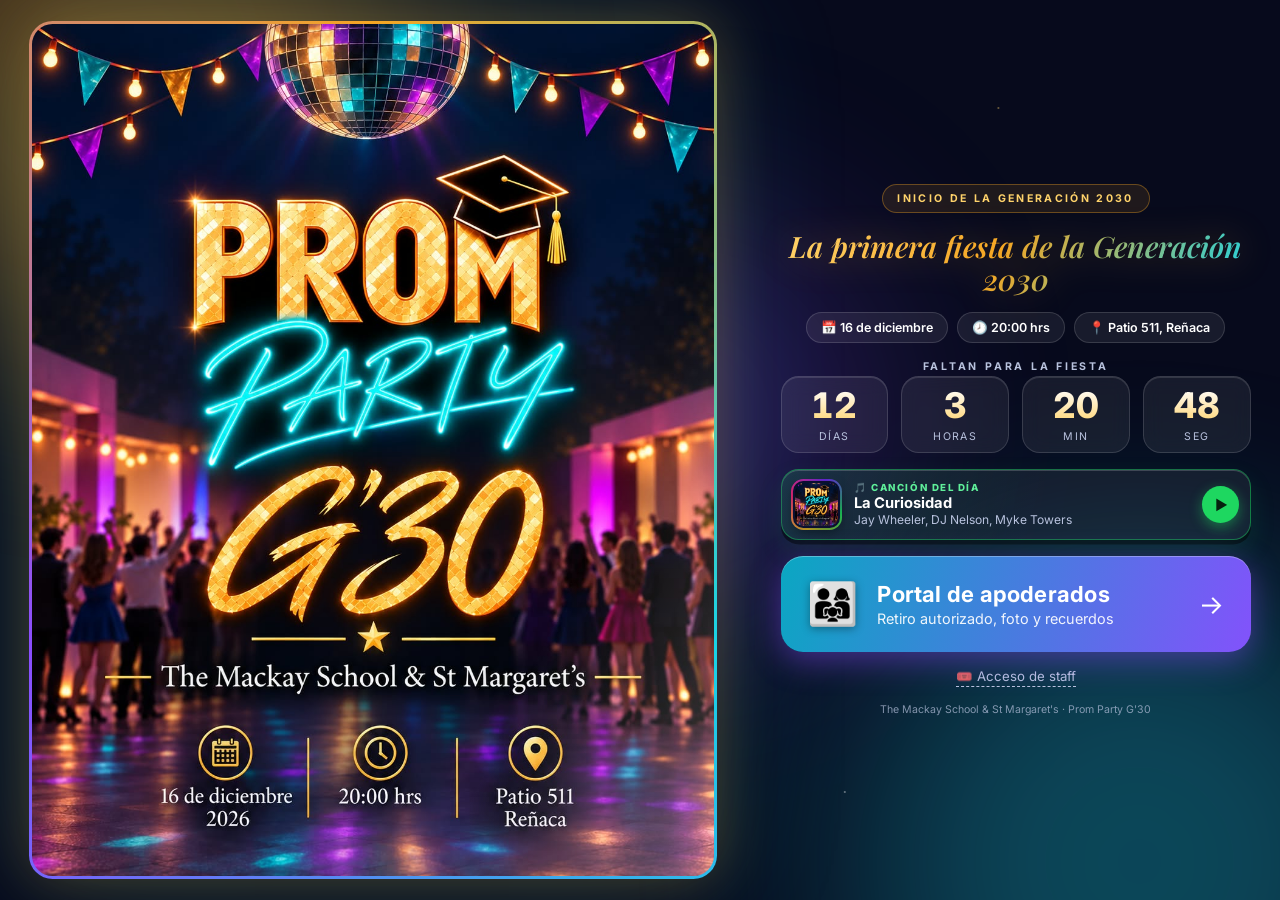
<file: pase.html>
<!doctype html>
<html lang="es">
<head>
<meta charset="utf-8">
<title>Prom Party G'30</title>
<meta name="robots" content="noindex">
<!-- El QR ya no se muestra en pantalla: la entrada es la pulsera impresa. Enlaces antiguos llevan al inicio. -->
<meta http-equiv="refresh" content="0; url=./">
<script>location.replace("./");</script>
</head>
<body style="background:#070a1c"></body>
</html>
</file>
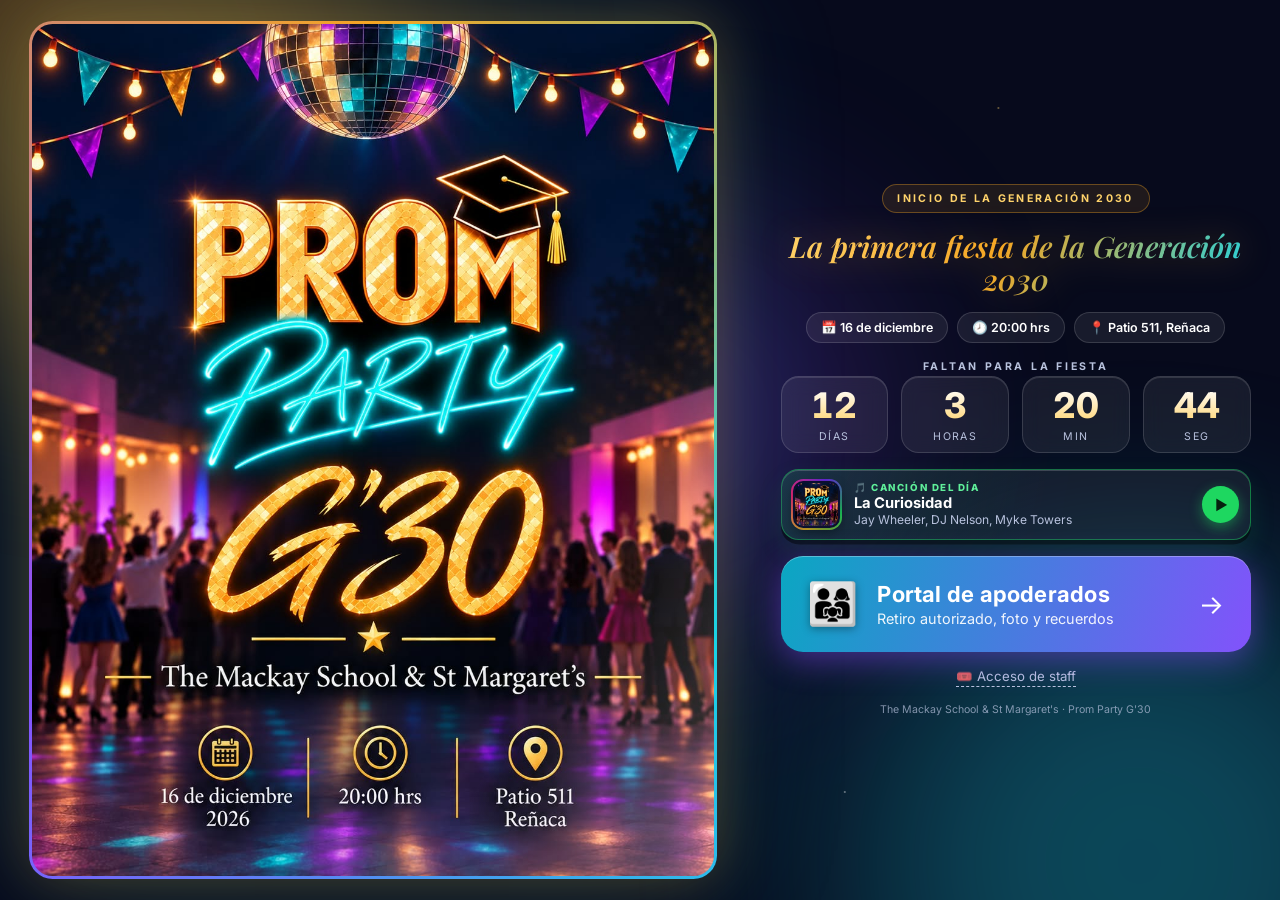
<file: pulsera.html>
<!doctype html>
<html lang="es">
<head>
<meta charset="utf-8">
<title>Prom Party G'30</title>
<meta name="robots" content="noindex">
<meta http-equiv="refresh" content="0; url=./">
<script>location.replace("./");</script>
</head>
<body style="background:#070a1c"></body>
</html>
</file>
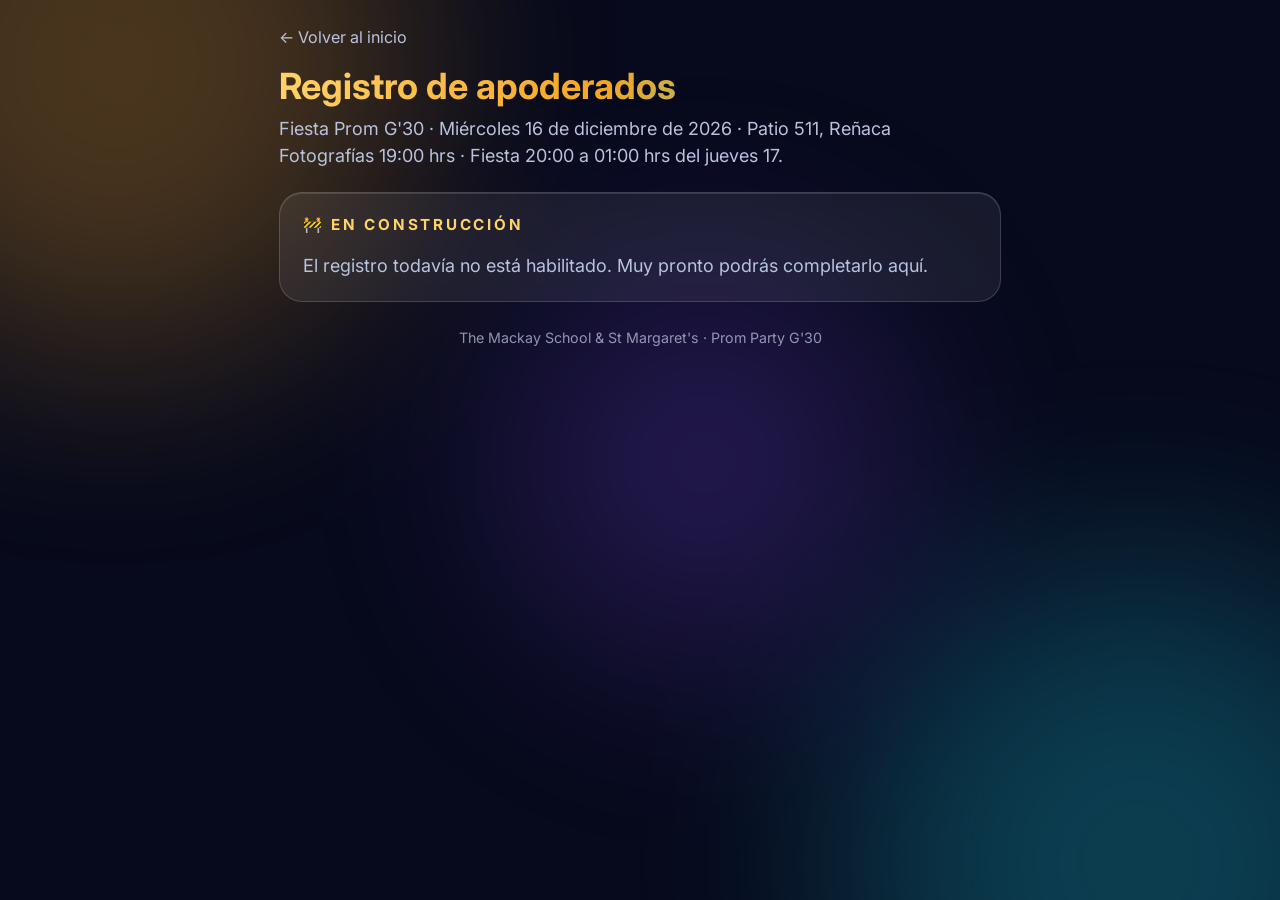
<file: registro.html>
<!doctype html>
<html lang="es" class="p1">
<head>
<meta charset="utf-8">
<meta name="viewport" content="width=device-width, initial-scale=1, viewport-fit=cover">
<title>Registro de apoderados · Prom Party G'30</title>
<meta name="description" content="Registra al alumno que asistirá a la Prom Party G'30 e indica las tres personas autorizadas para retirarlo.">
<meta name="theme-color" content="#070a1c">
<meta name="robots" content="noindex">
<link rel="preconnect" href="https://fonts.googleapis.com">
<link rel="preconnect" href="https://fonts.gstatic.com" crossorigin>
<link href="https://fonts.googleapis.com/css2?family=Inter:wght@400;600;700;800&display=swap" rel="stylesheet">
<link rel="stylesheet" href="estilo.css">
<style>
  .opcion { display:flex; gap:.8rem; align-items:flex-start; padding:.9rem 1rem; margin-bottom:.6rem; border:1px solid var(--borde); border-radius:1rem; background:rgba(255,255,255,.05); cursor:pointer; }
  .opcion input { margin-top:.25rem; accent-color:var(--oro); width:1.15rem; height:1.15rem; flex:none; }
  .opcion b { display:block; }
  .opcion small { color:var(--suave); }
  .pasos { display:flex; gap:.4rem; margin-bottom:1rem; }
  .pasos i { flex:1; height:.3rem; border-radius:9px; background:rgba(255,255,255,.15); }
  .pasos i.on { background:linear-gradient(90deg,var(--oro),var(--cian)); }
  .campo-error { display:block; color:#ff8a98; font-size:.8rem; font-weight:600; margin-top:.35rem; }
  .campo-error::before { content:"⚠ "; }
  input.invalido { border-color:var(--mal) !important; box-shadow:0 0 0 3px rgba(255,90,110,.2); animation:tiembla .35s; }
  @keyframes tiembla { 20%,60% { transform:translateX(-5px); } 40%,80% { transform:translateX(5px); } }

  /* Paso 1 en celular: todo cabe en la pantalla, sin scroll. Los tamaños (rem) se escalan con el alto disponible. */
  @media (max-width: 640px) {
    html.p1 { font-size: clamp(11px, min(2.1vh, 3.9vw), 15.5px); }
    html.p1 body { padding: max(.6rem, env(safe-area-inset-top)) 1rem max(.8rem, env(safe-area-inset-bottom)); }
    html.p1 .contenedor { min-height: calc(100dvh - 1.6rem - env(safe-area-inset-top) - env(safe-area-inset-bottom)); display: flex; flex-direction: column; }
    html.p1 #app { flex: 1; display: flex; flex-direction: column; }
    html.p1 #f1 { flex: 1; display: flex; flex-direction: column; }
    html.p1 #f1 .btn { margin-top: auto; }
    html.p1 .volver { margin: 0 0 .4rem; }
    html.p1 h1 { font-size: 1.55rem; margin-bottom: .25rem; }
    html.p1 .contenedor > .sub { font-size: .82rem; line-height: 1.35; margin-bottom: .7rem; }
    html.p1 .pasos { margin-bottom: .6rem; }
    html.p1 #cupos { margin: 0 0 .6rem; padding: .5rem .8rem; font-size: .85rem; }
    html.p1 #f1 .sub { font-size: .85rem; line-height: 1.35; margin-bottom: .7rem; }
    html.p1 #f1 .tarjeta { padding: 1rem; margin-bottom: .8rem; }
    html.p1 #f1 .tarjeta h2 { margin-bottom: .6rem; }
    html.p1 #f1 label { margin: .6rem 0 .25rem; }
    html.p1 #f1 input[type=text], html.p1 #f1 input[type=tel] { padding: .7rem .85rem; font-size: 1rem; }
    html.p1 #f1 .btn { padding: .9rem; }
  }
</style>
</head>
<body>
<div class="aurora" aria-hidden="true"><i></i><i></i><i></i></div>
<main class="contenedor">
  <a class="volver" href="./">← Volver al inicio</a>
  <h1>Registro de apoderados</h1>
  <p class="sub">Fiesta Prom G'30 · Miércoles 16 de diciembre de 2026 · Patio 511, Reñaca<br>
    Fotografías 19:00 hrs · Fiesta 20:00 a 01:00 hrs del jueves 17.</p>

  <section id="construccion" class="tarjeta oculto">
    <h2>🚧 En construcción</h2>
    <p class="sub" style="margin:0">El registro todavía no está habilitado. Muy pronto podrás completarlo aquí.</p>
  </section>

  <section id="cerrado" class="tarjeta oculto">
    <h2>Registro cerrado</h2>
    <p class="sub" style="margin:0">Se completaron todos los cupos de la fiesta.</p>
  </section>

  <div id="app" class="oculto">
    <div class="pasos" aria-hidden="true"><i id="p1" class="on"></i><i id="p2"></i><i id="p3"></i></div>
    <p class="msg info" id="cupos"></p>

    <!-- Paso 1: verificar teléfono -->
    <form id="f1" novalidate autocomplete="off">
      <p class="sub">Verifica tu teléfono: debe ser el <b>teléfono del apoderado</b> informado al colegio para la lista de asistentes.</p>
      <div class="tarjeta">
        <h2>Paso 1 · Verificación</h2>
        <label for="codigo">Código de acceso (te lo entregó la organización)</label>
        <input type="text" id="codigo" maxlength="10" placeholder="6 LETRAS + 4 NÚMEROS" autocapitalize="characters" autocorrect="off" autocomplete="off" spellcheck="false" style="text-transform:uppercase;letter-spacing:.12em" required>
        <small style="display:block;opacity:.7;margin-top:.3rem">Son 6 letras seguidas de 4 números. Se escribe en mayúsculas solo.</small>
        <label for="telefono">Teléfono del apoderado</label>
        <input type="tel" id="telefono" placeholder="+56 9 1234 5678" inputmode="tel" required>
      </div>
      <input class="honey" type="text" id="web" tabindex="-1" autocomplete="off" aria-hidden="true">
      <p class="msg mal oculto" id="e1" role="alert"></p>
      <button class="btn" id="b1" type="submit">Verificar</button>
    </form>

    <!-- Paso 2: elegir alumno -->
    <form id="f2" class="oculto" novalidate>
      <div class="tarjeta">
        <h2>Paso 2 · Alumno</h2>
        <div id="alumnos"></div>
      </div>
      <button class="btn" type="submit">Continuar</button>
      <button class="btn sec" id="atras2" type="button" style="margin-top:.9rem">Volver</button>
    </form>

    <!-- Paso 3: correo y autorizados -->
    <form id="f3" class="oculto" novalidate autocomplete="off">
      <p class="sub">Verifica cuidadosamente los nombres y teléfonos antes de enviar. Los datos se usan exclusivamente para organizar el registro y coordinar el retiro de los alumnos.</p>
      <div class="tarjeta">
        <h2>Alumno</h2>
        <p id="resumen" style="font-weight:700"></p>
        <label for="emailApoderado">Correo del apoderado (recibirás la confirmación del registro)</label>
        <input type="email" id="emailApoderado" required>
        <label for="rutApoderado">RUT del apoderado</label>
        <input type="text" id="rutApoderado" class="rut" placeholder="12.345.678-5" maxlength="12" required>
      </div>
      <div class="tarjeta">
        <h2>Personas autorizadas para el retiro</h2>
        <p class="sub" style="margin:-.3rem 0 .9rem;font-size:.82rem">Indica al menos una persona (además del apoderado). Puedes agregar hasta tres.</p>
        <div id="autorizados"></div>
      </div>
      <div class="tarjeta">
        <label class="chk"><input type="checkbox" id="confirmo" required>
          <span>Confirmo que los datos proporcionados son correctos y, en mi calidad de apoderado/a, autorizo a las personas identificadas en este formulario para retirar al alumno durante o al término de la Fiesta Prom G’30.</span></label>
        <p class="sub" style="margin:.8rem 0 0;font-size:.78rem">El retiro se hará con verificación de identidad.</p>
      </div>
      <p class="msg mal oculto" id="e3" role="alert"></p>
      <button class="btn" id="b3" type="submit">Registrar al alumno</button>
      <button class="btn sec" id="atras3" type="button" style="margin-top:.9rem">Volver</button>
    </form>

    <!-- Registro completado -->
    <section id="listo" class="oculto">
      <div class="tarjeta" style="text-align:center">
        <div style="font-size:3.2rem">✅</div>
        <h2 style="margin-top:.4rem">Registro completado</h2>
        <p id="listoAlumno" style="font-size:1.3rem;font-weight:800;margin:.3rem 0"></p>
        <p class="sub" id="listoPulsera" style="margin:.4rem 0 0"></p>
      </div>
      <div class="tarjeta">
        <h2>¿Y ahora?</h2>
        <p class="sub" style="margin:0">La organización entregará la <b>pulsera con código QR</b> antes de la fiesta. Esa pulsera es la entrada: se escanea en la puerta. Solo podrán retirar al alumno el apoderado y las personas autorizadas, con verificación de identidad.</p>
        <p class="sub" id="listoCorreo" style="margin:.8rem 0 0"></p>
      </div>
      <a class="btn" href="apoderados.html">Ir al Portal de apoderados</a>
      <a class="btn sec" href="./" style="margin-top:.9rem">Volver al inicio</a>
    </section>
  </div>

  <p class="pie">The Mackay School &amp; St Margaret's · Prom Party G'30</p>
</main>

<script src="config.js"></script>
<script>
const $ = id => document.getElementById(id);
const API = window.API_URL;
const esc = s => String(s == null ? "" : s).replace(/[&<>"']/g, c => ({ "&": "&amp;", "<": "&lt;", ">": "&gt;", '"': "&quot;", "'": "&#39;" }[c]));
let hallados = [], elegido = null, datos = {};

$("autorizados").innerHTML = [1, 2, 3].map(n => `
  <div style="${n > 1 ? 'margin-top:1.2rem;padding-top:1rem;border-top:1px solid var(--borde)' : ''}">
    <label for="aut${n}">Persona autorizada N.º ${n} · nombre completo${n > 1 ? ' <span style="opacity:.7">(opcional)</span>' : ''}</label><input type="text" id="aut${n}" maxlength="100">
    <div class="fila">
      <div><label for="rutAut${n}">RUT N.º ${n}</label><input type="text" id="rutAut${n}" class="rut" placeholder="12.345.678-5" maxlength="12"></div>
      <div><label for="telAut${n}">Teléfono N.º ${n}</label><input type="tel" id="telAut${n}" placeholder="+56 9 1234 5678"></div>
    </div>
  </div>`).join("");

/* RUT chileno: formato automático y validación del dígito verificador (el servidor vuelve a validarlo). */
function rutValido(r) {
  const t = String(r || "").toUpperCase().replace(/[^0-9K]/g, "");
  if (t.length < 2) return "";
  const cuerpo = t.slice(0, -1), dv = t.slice(-1);
  if (!/^\d{6,8}$/.test(cuerpo)) return "";
  let suma = 0, m = 2;
  for (let i = cuerpo.length - 1; i >= 0; i--) { suma += +cuerpo[i] * m; m = m === 7 ? 2 : m + 1; }
  const res = 11 - (suma % 11), esp = res === 11 ? "0" : res === 10 ? "K" : String(res);
  return dv === esp ? cuerpo.replace(/\B(?=(\d{3})+(?!\d))/g, ".") + "-" + dv : "";
}
/* Mientras se escribe: deja solo números y K, pone puntos de miles y el guion antes del dígito verificador. */
function rutFormato(v) {
  let t = String(v || "").toUpperCase().replace(/[^0-9K]/g, "");
  t = t.replace(/K(?=.)/g, "");                 // la K solo puede ir al final
  if (t.length > 9) t = t.slice(0, 9);
  if (t.length < 2) return t;
  return t.slice(0, -1).replace(/\B(?=(\d{3})+(?!\d))/g, ".") + "-" + t.slice(-1);
}
function marcar(inp, ok) {
  inp.style.borderColor = ok === null ? "" : ok ? "var(--ok)" : "var(--mal)";
}
document.querySelectorAll(".rut").forEach(inp => {
  inp.setAttribute("inputmode", "text"); inp.setAttribute("autocapitalize", "characters");
  inp.addEventListener("input", () => {
    inp.value = rutFormato(inp.value);
    const limpio = inp.value.replace(/[^0-9K]/g, "");
    marcar(inp, limpio.length < 8 ? null : !!rutValido(inp.value));   // se evalúa cuando ya está completo
  });
  inp.addEventListener("blur", () => { if (inp.value) marcar(inp, !!rutValido(inp.value)); });
});

/* Teléfonos móviles de Chile: el campo trae fijo "+56 9" y se escriben los 8 dígitos restantes. */
const PREFIJO = "+56 9 ";
function telFormato(v) {
  let d = String(v || "").replace(/\D/g, "");
  if (d.startsWith("569")) d = d.slice(3); else if (d.startsWith("56")) d = d.slice(2);   // quita el prefijo del campo
  if (d.length > 8) {                                                                     // se pegó un número completo
    if (d.startsWith("569")) d = d.slice(3);
    else if (d.length === 9 && d.startsWith("9")) d = d.slice(1);
  }
  d = d.slice(0, 8);
  return PREFIJO + d.slice(0, 4) + (d.length > 4 ? " " + d.slice(4) : "");
}
const telOk = v => String(v || "").replace(/\D/g, "").length === 11;
document.querySelectorAll('input[type="tel"]').forEach(inp => {
  inp.placeholder = "+56 9 1234 5678"; inp.setAttribute("inputmode", "numeric");
  inp.addEventListener("focus", () => { if (!inp.value) inp.value = PREFIJO; });
  inp.addEventListener("input", () => {
    inp.value = telFormato(inp.value);
    marcar(inp, inp.value.length <= PREFIJO.length ? null : telOk(inp.value) ? true : null);
  });
  inp.addEventListener("blur", () => {
    if (inp.value.trim() === PREFIJO.trim()) { inp.value = ""; marcar(inp, null); }
    else if (inp.value) marcar(inp, telOk(inp.value));
  });
});
/* Código de acceso: 6 letras + 4 números, siempre en mayúsculas. Al escribir o pegar se descarta lo que no corresponde a cada posición. */
function codigoFormato(v) {
  const s = String(v || "").normalize("NFD").replace(/[̀-ͯ]/g, "").toUpperCase();
  let out = "";
  for (const ch of s) {
    if (out.length < 6) { if (/[A-Z]/.test(ch)) out += ch; }
    else if (out.length < 10 && /[0-9]/.test(ch)) out += ch;
  }
  return out;
}
const codigoValido = v => /^[A-Z]{6}[0-9]{4}$/.test(v);
$("codigo").addEventListener("input", e => { const f = codigoFormato(e.target.value); if (f !== e.target.value) e.target.value = f; });
/* Correo: siempre en minúsculas y sin espacios; avisa de errores típicos de tipeo (gmail.con, gmail.cl…). */
const correoFormato = v => String(v || "").replace(/\s+/g, "").toLowerCase();
function correoSospechoso(e) {
  const dom = String(e).split("@")[1] || "", i = dom.indexOf("."), base = dom.slice(0, i), fin = dom.slice(i + 1);
  const ok = { gmail: ["com"], icloud: ["com"], outlook: ["com", "cl", "es"], hotmail: ["com", "cl", "es"], live: ["com", "cl"], yahoo: ["com", "es", "cl", "com.ar", "com.mx"] };
  return ok[base] && !ok[base].includes(fin) ? `"@${dom}" no existe. ¿Quisiste decir "@${base}.${ok[base][0]}"?` : "";
}
$("emailApoderado").setAttribute("autocapitalize", "none");
$("emailApoderado").addEventListener("input", e => { const f = correoFormato(e.target.value); if (f !== e.target.value) e.target.value = f; });
const valor = id => { const v = $(id).value.trim(); return v === PREFIJO.trim() ? "" : v; };

async function api(body) {
  const r = await fetch(API, { method: "POST", body: JSON.stringify(body) });   // sin cabecera JSON: evita preflight CORS
  return r.json();
}
function error(id, t) { const m = $(id); m.textContent = t; m.classList.remove("oculto"); m.scrollIntoView({ behavior: "smooth", block: "center" }); }

/* Error junto al campo: lo marca en rojo, escribe el motivo debajo y lo enfoca. Se borra al corregir. */
function campoError(id, t) {
  const inp = $(id);
  let s = document.getElementById(id + "-err");
  if (!s) { s = document.createElement("small"); s.id = id + "-err"; s.className = "campo-error"; s.setAttribute("role", "alert"); inp.insertAdjacentElement("afterend", s); }
  s.textContent = t;
  inp.classList.remove("invalido"); void inp.offsetWidth; inp.classList.add("invalido");
  inp.focus({ preventScroll: true }); inp.scrollIntoView({ behavior: "smooth", block: "center" });
}
function limpiarError(id) {
  const s = document.getElementById(id + "-err"); if (s) s.remove();
  $(id).classList.remove("invalido");
}
document.addEventListener("input", e => { if (e.target.id && document.getElementById(e.target.id + "-err")) limpiarError(e.target.id); });
function paso(n) {
  ["f1", "f2", "f3"].forEach((f, i) => $(f).classList.toggle("oculto", i !== n - 1));
  ["p1", "p2", "p3"].forEach((p, i) => $(p).classList.toggle("on", i < n));
  document.documentElement.classList.toggle("p1", n === 1);   // el ajuste "sin scroll" del celular solo aplica al paso 1
  window.scrollTo({ top: 0, behavior: "smooth" });
}

async function iniciar() {
  if (!API) { $("construccion").classList.remove("oculto"); return; }
  try {
    const e = await api({ accion: "estado" });
    if (!e.ok) throw 0;
    if (e.libres <= 0) { $("cerrado").classList.remove("oculto"); return; }
    $("cupos").textContent = `Quedan ${e.libres} de ${e.total} cupos.`;
    $("app").classList.remove("oculto");
  } catch (_) { $("construccion").classList.remove("oculto"); }
}

/* Paso 1 */
$("f1").addEventListener("submit", async ev => {
  ev.preventDefault(); $("e1").classList.add("oculto");
  datos.codigo = codigoFormato($("codigo").value); datos.telefono = valor("telefono");
  if (!datos.codigo) return campoError("codigo", "Escribe el código de acceso.");
  if (!codigoValido(datos.codigo)) return campoError("codigo", "El código tiene 6 letras seguidas de 4 números. Revísalo.");
  if (!datos.telefono) return campoError("telefono", "Escribe el teléfono del apoderado.");
  if (!telOk(datos.telefono)) return campoError("telefono", "Faltan dígitos: deben ser 8 después de +56 9.");
  const b = $("b1"); b.disabled = true; b.textContent = "Verificando…";
  try {
    const r = await api({ accion: "verificar", codigo: datos.codigo, telefono: datos.telefono, web: $("web").value });
    if (!r.ok) {
      const m = r.msg || "No se pudo verificar.";
      if (/c[oó]digo/i.test(m)) return campoError("codigo", "Código de acceso incorrecto. Revísalo e inténtalo de nuevo.");
      if (/no figura/i.test(m)) return campoError("telefono", "Este teléfono no está en la lista de asistentes. Revisa el número o contacta a la organización.");
      if (/ya est[aá] registrad/i.test(m)) return campoError("telefono", "Este alumno ya está registrado. Para cambiar autorizados entra al Portal de apoderados.");
      if (/tel[eé]fono/i.test(m)) return campoError("telefono", m);
      return error("e1", m);   // p. ej. demasiados intentos
    }
    hallados = r.alumnos;
    $("alumnos").innerHTML = hallados.map((a, i) => `
      <label class="opcion"><input type="radio" name="alu" value="${i}" ${hallados.length === 1 ? "checked" : ""}>
        <span><b>${esc(a.alumno)}</b><small>${esc(a.colegio)} · ${esc(a.curso)} · Apoderado: ${esc(a.apoderado)}</small></span></label>`).join("");
    paso(2);
  } catch (_) { error("e1", "No hay conexión con el servidor. Inténtalo de nuevo."); }
  finally { b.disabled = false; b.textContent = "Verificar"; }
});

/* Paso 2 */
$("f2").addEventListener("submit", ev => {
  ev.preventDefault();
  const s = document.querySelector('input[name="alu"]:checked');
  if (!s) return;
  elegido = hallados[+s.value];
  $("resumen").textContent = `${elegido.alumno} · ${elegido.colegio} · ${elegido.curso}`;
  paso(3);
});
$("atras2").onclick = () => paso(1);
$("atras3").onclick = () => paso(2);

/* Paso 3 */
$("f3").addEventListener("submit", async ev => {
  ev.preventDefault(); $("e3").classList.add("oculto");
  const d = { accion: "registrar", codigo: datos.codigo, telefono: datos.telefono, id: elegido.id, confirmo: $("confirmo").checked };
  d.emailApoderado = correoFormato($("emailApoderado").value); d.rutApoderado = $("rutApoderado").value.trim();
  if (!d.emailApoderado) return campoError("emailApoderado", "Escribe el correo del apoderado.");
  if (!/^[^@\s]+@[^@\s]+\.[^@\s]+$/.test(d.emailApoderado)) return campoError("emailApoderado", "El correo no es válido (ej.: nombre@gmail.com).");
  const avisoCorreo = correoSospechoso(d.emailApoderado);
  if (avisoCorreo) return campoError("emailApoderado", "Revisa el correo: " + avisoCorreo);
  if (!d.rutApoderado) return campoError("rutApoderado", "Escribe el RUT del apoderado.");
  if (!rutValido(d.rutApoderado)) return campoError("rutApoderado", "RUT incorrecto: el dígito verificador no coincide.");
  /* Persona autorizada N.º 1 obligatoria; la 2 y la 3 opcionales, pero completas si se escriben. */
  for (const n of [1, 2, 3]) {
    const ids = ["aut" + n, "rutAut" + n, "telAut" + n];
    ids.forEach(k => d[k] = valor(k));
    if (n > 1 && ids.every(k => !d[k])) continue;
    const falta = ids.find(k => !d[k]);
    if (falta) return campoError(falta, falta.startsWith("aut") ? "Escribe el nombre completo." : falta.startsWith("rut") ? "Escribe el RUT." : "Escribe el teléfono.");
    if (!rutValido(d["rutAut" + n])) return campoError("rutAut" + n, "RUT incorrecto: el dígito verificador no coincide.");
    if (!telOk(d["telAut" + n])) return campoError("telAut" + n, "Faltan dígitos: deben ser 8 después de +56 9.");
  }
  if (!d.confirmo) return error("e3", "Debes marcar la confirmación para continuar.");
  const b = $("b3"); b.disabled = true; b.textContent = "Registrando…";
  try {
    const r = await api(d);
    if (!r.ok) {
      b.disabled = false; b.textContent = "Registrar al alumno";
      const m = r.msg || "No se pudo registrar.", n = (m.match(/N\.º (\d)/) || [])[1];
      if (/RUT del apoderado/i.test(m)) return campoError("rutApoderado", "RUT incorrecto: el dígito verificador no coincide.");
      if (n && /RUT/.test(m)) return campoError("rutAut" + n, "RUT incorrecto: el dígito verificador no coincide.");
      if (n && /tel[eé]fono/i.test(m)) return campoError("telAut" + n, m);
      if (/correo/i.test(m)) return campoError("emailApoderado", m);
      return error("e3", m);
    }
    $("listoAlumno").textContent = elegido.alumno;
    $("listoPulsera").innerHTML = `${esc(elegido.colegio)} · ${esc(elegido.curso)}<br>Pulsera N.º <b>${esc(r.folio)}</b>`;
    $("listoCorreo").textContent = r.correo
      ? `Te enviamos la confirmación a ${d.emailApoderado}. Si no la ves en unos minutos, revisa spam o promociones y agrega promo.stm.mackay.30@gmail.com a tus contactos.`
      : "La confirmación por correo llegará más tarde.";
    $("f3").classList.add("oculto"); document.querySelector(".pasos").classList.add("oculto"); $("cupos").classList.add("oculto");
    $("listo").classList.remove("oculto"); window.scrollTo({ top: 0, behavior: "smooth" });
  } catch (_) {
    error("e3", "No hay conexión con el servidor. Inténtalo de nuevo en un momento.");
    b.disabled = false; b.textContent = "Registrar al alumno";
  }
});

iniciar();
</script>
</body>
</html>
</file>
<file: estilo.css>
/* Estilo compartido de registro.html, pase.html y escaner.html */
:root {
  --oro:#f5a623; --oro-2:#ffd36b; --cian:#19d3e6; --viol:#8a4dff;
  --fondo:#070a1c; --texto:#fff; --suave:#b9c3de;
  --vidrio:rgba(255,255,255,.07); --borde:rgba(255,255,255,.16);
  --ok:#2ee59d; --mal:#ff5a6e;
}
* { box-sizing:border-box; margin:0; padding:0; }
html { font-size:clamp(15px, 1.1vw + 11px, 19px); }
body {
  font-family:'Inter',system-ui,sans-serif; background:var(--fondo); color:var(--texto);
  min-height:100dvh; padding:max(1rem,env(safe-area-inset-top)) 1rem max(2rem,env(safe-area-inset-bottom));
  position:relative; overflow-x:hidden;
}
.aurora { position:fixed; inset:0; z-index:0; pointer-events:none; overflow:hidden; }
.aurora i { position:absolute; border-radius:50%; filter:blur(110px); width:46vmax; height:46vmax; animation:flota 18s ease-in-out infinite alternate; }
.aurora i:nth-child(1){ background:var(--oro); top:-18vmax; left:-14vmax; opacity:.28; }
.aurora i:nth-child(2){ background:var(--cian); bottom:-20vmax; right:-12vmax; opacity:.26; animation-delay:-6s; }
.aurora i:nth-child(3){ background:var(--viol); top:30%; left:40%; width:30vmax; height:30vmax; opacity:.24; animation-delay:-11s; }
@keyframes flota { to { transform:translate(5vmax,4vmax) scale(1.15); } }
.contenedor { position:relative; z-index:1; width:min(100%,38rem); margin:0 auto; }
.volver { display:inline-block; color:var(--suave); text-decoration:none; font-size:.85rem; margin:.4rem 0 1rem; }
.volver:hover { color:var(--cian); }
h1 { font-size:1.9rem; line-height:1.15; margin-bottom:.4rem;
  background:linear-gradient(120deg,var(--oro-2),var(--oro) 45%,var(--cian)); -webkit-background-clip:text; background-clip:text; color:transparent; }
.sub { color:var(--suave); font-size:.95rem; line-height:1.5; margin-bottom:1.2rem; }
.tarjeta {
  background:var(--vidrio); border:1px solid var(--borde); border-radius:1.2rem; padding:1.2rem;
  backdrop-filter:blur(10px); -webkit-backdrop-filter:blur(10px); margin-bottom:1rem;
  box-shadow:inset 0 1px 0 rgba(255,255,255,.12);
}
.tarjeta h2 { font-size:.8rem; letter-spacing:.18em; text-transform:uppercase; color:var(--oro-2); margin-bottom:.9rem; }
label { display:block; font-size:.82rem; font-weight:600; color:var(--suave); margin:.8rem 0 .3rem; }
label:first-of-type { margin-top:0; }
input[type=text], input[type=tel], input[type=email], input[type=password] {
  width:100%; font:inherit; color:var(--texto); background:rgba(0,0,0,.3); border:1px solid var(--borde);
  border-radius:.8rem; padding:.8rem .9rem; outline:none; transition:border-color .2s, box-shadow .2s;
}
input:focus { border-color:var(--cian); box-shadow:0 0 0 3px rgba(25,211,230,.2); }
.fila { display:grid; grid-template-columns:1fr 1fr; gap:.7rem; }
@media (max-width:30rem){ .fila { grid-template-columns:1fr; } }
.chk { display:flex; gap:.7rem; align-items:flex-start; font-size:.85rem; line-height:1.45; color:var(--texto); font-weight:400; margin-top:0; }
.chk input { margin-top:.2rem; width:1.2rem; height:1.2rem; accent-color:var(--oro); flex:none; }
.honey { position:absolute; left:-9999px; width:1px; height:1px; opacity:0; }
.btn {
  --edge:#a86a0c; display:block; width:100%; cursor:pointer; font:inherit; font-weight:800; font-size:1.05rem; color:#1a1204; text-align:center;
  border:1px solid rgba(255,255,255,.3); border-radius:1.1rem; padding:1rem; text-decoration:none;
  background:linear-gradient(110deg,var(--oro),var(--oro-2) 50%,var(--oro)); background-size:200% 100%; animation:shimmer 4s linear infinite;
  box-shadow:0 .35rem 0 var(--edge), 0 1rem 1.8rem rgba(0,0,0,.35), inset 0 1px 0 rgba(255,255,255,.35);
  transition:transform .18s, box-shadow .18s, filter .18s;
}
@keyframes shimmer { to { background-position:-200% 0; } }
.btn:hover { transform:translateY(-.2rem); filter:brightness(1.08); }
.btn:active { transform:translateY(.3rem); box-shadow:0 .05rem 0 var(--edge), 0 .3rem .8rem rgba(0,0,0,.35); }
.btn:disabled { filter:grayscale(.7) brightness(.7); cursor:wait; animation:none; }
.btn.sec { --edge:rgba(0,0,0,.55); color:var(--texto); background:rgba(255,255,255,.1); animation:none; }
.msg { border-radius:.9rem; padding:.8rem 1rem; font-size:.9rem; margin:.8rem 0; line-height:1.45; }
.msg.mal { background:rgba(255,90,110,.14); border:1px solid rgba(255,90,110,.5); }
.msg.ok { background:rgba(46,229,157,.12); border:1px solid rgba(46,229,157,.5); }
.msg.info { background:rgba(25,211,230,.1); border:1px solid rgba(25,211,230,.4); }
.pie { text-align:center; color:var(--suave); font-size:.75rem; opacity:.75; margin-top:1.4rem; }
.oculto { display:none !important; }
@media (prefers-reduced-motion:reduce){ *,*::before,*::after{ animation:none !important; transition:none !important; } }
</file>
